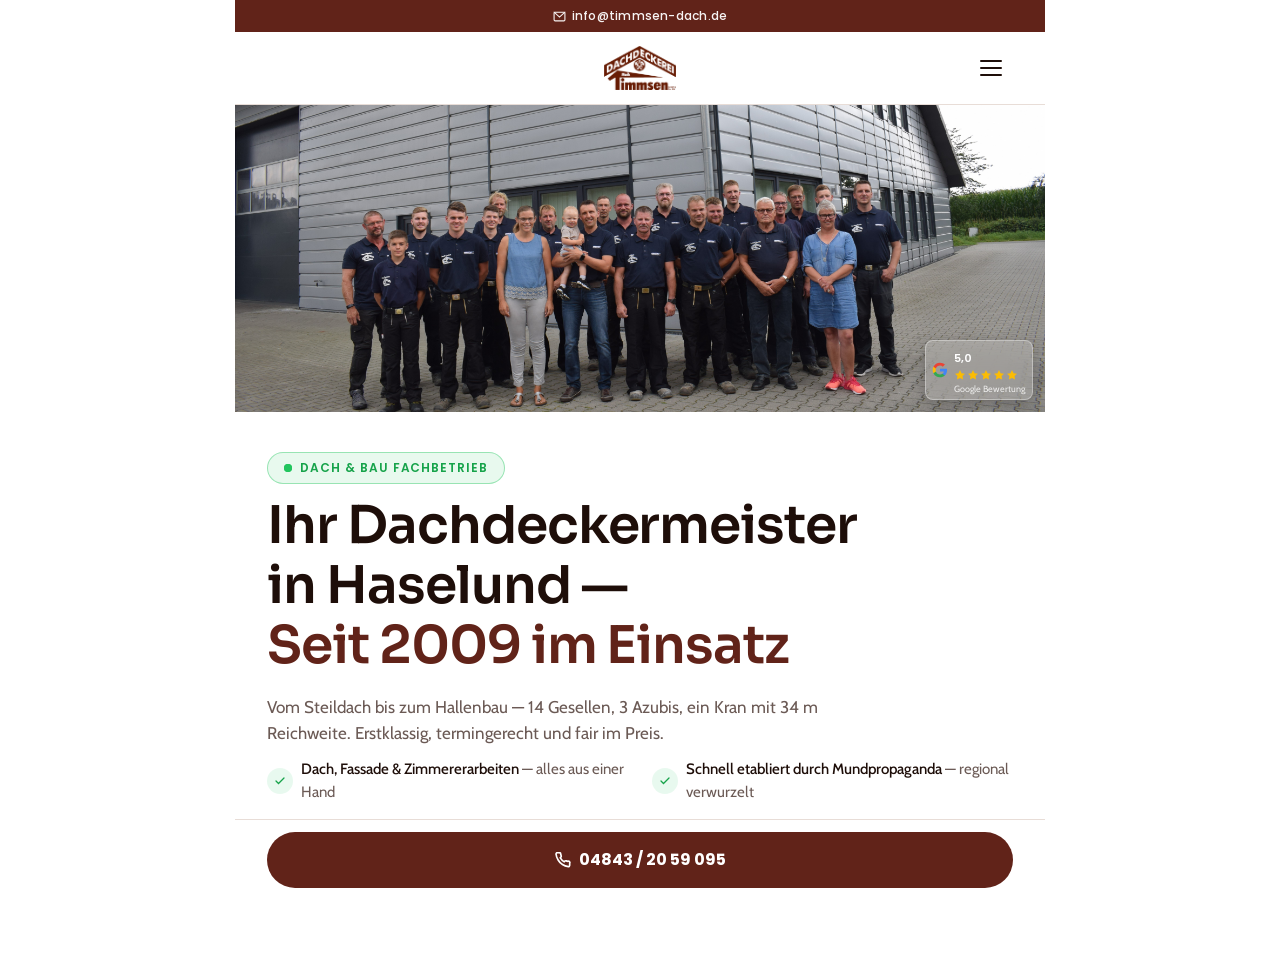
<file: index.html>
<!DOCTYPE html>
<html lang="de">
<head>
  <meta charset="UTF-8" />
  <meta name="viewport" content="width=device-width, initial-scale=1.0" />
  <meta name="description" content="Timmsen Dach – Ihr Fachbetrieb für Dachdeckerarbeiten in Schleswig-Holstein" />
  <title>Timmsen Dach | Dachdecker Fachbetrieb</title>

  <link rel="preconnect" href="https://fonts.googleapis.com">
  <link rel="preconnect" href="https://fonts.gstatic.com" crossorigin>
  <link href="https://fonts.googleapis.com/css2?family=Sora:wght@600;700&family=Cabin:wght@400;500;600&family=Poppins:wght@500;600&display=swap" rel="stylesheet">

  <style>
    /* ============================================================
       DESIGN TOKENS
    ============================================================ */
    :root {
      --color-brand:      #612319;
      --color-brand-hover:#4a1a10;
      --color-dark:       #1e0e09;
      --color-white:      #ffffff;
      --color-muted:      #6b5a55;
      --color-bg-light:   #faf6f2;
      --color-bg-accent:  #f5ece3;
      --color-border:     #e8ddd7;

      --font-display: 'Sora', sans-serif;
      --font-body:    'Cabin', sans-serif;
      --font-ui:      'Poppins', sans-serif;

      --space-1:4px;--space-2:8px;--space-3:12px;--space-4:16px;
      --space-5:20px;--space-6:24px;--space-8:32px;--space-10:40px;
      --space-12:48px;--space-16:64px;

      --radius-sm:4px;--radius-md:8px;--radius-lg:16px;
      --radius-xl:24px;--radius-full:9999px;

      --shadow-card:  0 2px 16px rgba(0,0,0,0.08);
      --shadow-hover: 0 8px 32px rgba(0,0,0,0.12);

      /* Nav height + sticky CTA height — used for scroll offsets */
      --topbar-height:    32px;
      --nav-height:       72px;
      --cta-height:       88px; /* sticky bar incl. padding */

      --transition-fast: 150ms ease-out;
      --transition-base: 250ms ease-out;
    }

    /* ============================================================
       RESET
    ============================================================ */
    *, *::before, *::after { box-sizing: border-box; margin: 0; padding: 0; }
    html { font-size: 16px; -webkit-font-smoothing: antialiased; background: #ffffff; }
    body {
      font-family: var(--font-body);
      color: var(--color-dark);
      background: #ffffff;
      line-height: 1.5;
      max-width: 810px;
      margin: 0 auto;
      position: relative;
      /* Reserve space so sticky CTA doesn't cover content */
      padding-bottom: calc(var(--cta-height) + env(safe-area-inset-bottom, 0px));
    }
    a { color: inherit; text-decoration: none; }
    img { display: block; max-width: 100%; }
    button { border: none; background: none; cursor: pointer; font-family: inherit; }

    /* ============================================================
       NAVIGATION — Light Theme
    ============================================================ */
    /* ── Topbar ── */
    .topbar {
      position: fixed;
      top: env(safe-area-inset-top, 0px);
      left: 50%;
      transform: translateX(-50%);
      width: 100%;
      max-width: 810px;
      height: var(--topbar-height);
      background: var(--color-brand);
      z-index: 101;
      display: flex;
      align-items: center;
      justify-content: center;
    }
    .topbar a {
      color: #ffffff;
      font-family: var(--font-ui);
      font-size: 12px;
      font-weight: 500;
      letter-spacing: 0.02em;
      display: flex;
      align-items: center;
      gap: 6px;
      text-decoration: none;
      opacity: 0.95;
    }
    .topbar a:hover { opacity: 1; text-decoration: none; }

    .nav {
      position: fixed;
      top: calc(var(--topbar-height) + env(safe-area-inset-top, 0px));
      left: 50%;
      transform: translateX(-50%);
      width: 100%;
      max-width: 810px;
      z-index: 100;
      background: #ffffff;
      border-bottom: 1px solid var(--color-border);
      padding: 0 var(--space-5) 0;
    }
    .nav__inner {
      display: flex;
      align-items: center;
      justify-content: center;
      position: relative;
      height: var(--nav-height);
    }

    /* Logo */
    .nav__logo {
      display: flex;
      align-items: center;
      text-decoration: none;
    }
    .nav__logo img {
      height: 48px;
      width: auto;
    }

    /* Hamburger — light bg → dark lines */
    .nav__burger {
      position: absolute;
      right: 0;
      width: 44px;
      height: 44px;
      display: flex;
      flex-direction: column;
      align-items: center;
      justify-content: center;
      gap: 5px;
      border-radius: var(--radius-md);
      transition: background var(--transition-fast);
      -webkit-tap-highlight-color: transparent;
      touch-action: manipulation;
    }
    .nav__burger:active { background: rgba(0,0,0,0.05); }
    .nav__burger-line {
      width: 22px;
      height: 2px;
      background: var(--color-dark); /* dark on light bg */
      border-radius: var(--radius-full);
      transition: transform var(--transition-base), opacity var(--transition-fast);
      transform-origin: center;
    }
    .nav__burger.is-open .nav__burger-line:nth-child(1) { transform: translateY(7px) rotate(45deg); }
    .nav__burger.is-open .nav__burger-line:nth-child(2) { opacity: 0; transform: scaleX(0); }
    .nav__burger.is-open .nav__burger-line:nth-child(3) { transform: translateY(-7px) rotate(-45deg); }

    /* ============================================================
       MOBILE MENU DRAWER
    ============================================================ */
    .nav__drawer {
      position: fixed;
      top: 0;
      left: 50%;
      transform: translateX(-50%);
      width: 100%;
      max-width: 810px;
      height: 100dvh;
      background: var(--color-dark);
      z-index: 99;
      display: flex;
      flex-direction: column;
      padding: calc(var(--nav-height) + env(safe-area-inset-top, 0px) + var(--space-8)) var(--space-6) var(--space-8);
      opacity: 0;
      pointer-events: none;
      transition: opacity var(--transition-base);
    }
    .nav__drawer.is-open { opacity: 1; pointer-events: all; }

    .nav__drawer-links {
      list-style: none;
      display: flex;
      flex-direction: column;
      gap: var(--space-1);
      flex: 1;
    }
    .nav__drawer-links a {
      display: block;
      padding: var(--space-4) 0;
      font-family: var(--font-display);
      font-size: 28px;
      font-weight: 600;
      color: rgba(255,255,255,0.8);
      border-bottom: 1px solid rgba(255,255,255,0.06);
      transition: color var(--transition-fast);
      -webkit-tap-highlight-color: transparent;
    }
    .nav__drawer-links a:active { color: var(--color-brand); }
    .nav__drawer-cta { margin-top: var(--space-8); }

    /* ============================================================
       HERO SECTION
    ============================================================ */
    .hero {
      padding-top: calc(var(--topbar-height) + var(--nav-height) + env(safe-area-inset-top, 0px));
      background: #ffffff;
    }

    /* ── 1. Hero Image — fullwidth, no radius, direct under nav ── */
    .hero__visual {
      position: relative;
      width: 100%;
      height: calc((100dvh - var(--topbar-height) - var(--nav-height) - var(--cta-height)) * 0.44);
      overflow: hidden;
      display: block;
      margin: 0;
    }
    .hero__visual img {
      width: 100%;
      height: 100%;
      object-fit: cover;
      object-position: center top;
      display: block;
    }

    /* Google review badge */
    .google-badge {
      position: absolute;
      bottom: var(--space-3);
      right: var(--space-3);
      background: rgba(255,255,255,0.18);
      backdrop-filter: blur(12px);
      -webkit-backdrop-filter: blur(12px);
      border: 1px solid rgba(255,255,255,0.35);
      border-radius: var(--radius-md);
      padding: 4px 7px 4px 6px;
      display: flex;
      align-items: center;
      gap: 6px;
      box-shadow: 0 4px 16px rgba(0,0,0,0.25);
    }
    .google-badge__logo {
      width: 16px;
      height: 16px;
      flex-shrink: 0;
    }
    .google-badge__stars {
      display: flex;
      gap: 1px;
      color: #fbbc04;
    }
    .google-badge__stars svg {
      width: 12px;
      height: 12px;
    }
    .google-badge__text {
      font-family: var(--font-ui);
      font-size: 11px;
      font-weight: 600;
      color: #ffffff;
      line-height: 1;
    }
    .google-badge__sub {
      font-size: 9px;
      font-weight: 400;
      color: rgba(255,255,255,0.8);
      display: block;
      margin-top: 1px;
    }

    /* ── 2. Text Content ── */
    .hero__content {
      padding: var(--space-4) var(--space-5) var(--space-4);
    }

    /* Badge */
    .badge {
      display: inline-flex;
      align-items: center;
      gap: var(--space-2);
      background: rgba(34,197,94,0.1);
      border: 1px solid rgba(34,197,94,0.4);
      color: #16a34a;
      font-family: var(--font-ui);
      font-size: 10px;
      font-weight: 600;
      letter-spacing: 0.08em;
      text-transform: uppercase;
      padding: 4px var(--space-2);
      border-radius: var(--radius-full);
      margin-bottom: var(--space-3);
    }
    .badge__dot {
      position: relative;
      width: 8px; height: 8px;
      flex-shrink: 0;
    }
    .badge__dot::before,
    .badge__dot::after {
      content: '';
      position: absolute;
      inset: 0;
      border-radius: 50%;
      background: #22c55e;
    }
    .badge__dot::after {
      animation: pulse-ring 1.8s ease-out infinite;
    }
    @media (prefers-reduced-motion: reduce) {
      .badge__dot::after { animation: none; }
    }

    /* H1 */
    .hero__title {
      font-family: var(--font-display);
      font-size: 28px;
      font-weight: 600;
      line-height: 1.15;
      letter-spacing: -0.02em;
      color: var(--color-dark);
      margin-bottom: var(--space-2);
    }
    .hero__title em {
      font-style: normal;
      color: var(--color-brand);
    }

    /* Subtext */
    .hero__sub {
      font-size: 15px;
      color: var(--color-muted);
      line-height: 1.5;
      margin-bottom: var(--space-3);
    }

    /* Features */
    .hero__features {
      list-style: none;
      display: flex;
      flex-direction: column;
      gap: var(--space-2);
    }
    .hero__feature {
      display: flex;
      align-items: center;
      gap: var(--space-2);
    }
    .hero__feature-icon {
      width: 22px;
      height: 22px;
      background: rgba(34,197,94,0.1);
      border-radius: var(--radius-full);
      display: flex;
      align-items: center;
      justify-content: center;
      flex-shrink: 0;
      color: #16a34a;
    }
    .hero__feature-text {
      font-size: 14px;
      font-weight: 500;
      color: var(--color-dark);
    }
    .hero__feature-text span {
      color: var(--color-muted);
      font-weight: 400;
    }

    /* ============================================================
       STICKY CTA BAR — fixed bottom
    ============================================================ */
    .cta-bar {
      position: fixed;
      bottom: 0;
      left: 50%;
      transform: translateX(-50%);
      width: 100%;
      max-width: 810px;
      z-index: 100;
      background: var(--color-white);
      border-top: 1px solid var(--color-border);
      padding: var(--space-3) var(--space-5) calc(var(--space-3) + env(safe-area-inset-bottom, 0px));
      display: flex;
      gap: var(--space-3);
    }

    /* Primary button */
    .btn-primary {
      display: flex;
      align-items: center;
      justify-content: center;
      gap: var(--space-2);
      flex: 1;
      height: 52px;
      background: var(--color-brand);
      color: var(--color-white);
      font-family: var(--font-ui);
      font-size: 18px;
      font-weight: 700;
      border-radius: var(--radius-full);
      border: none;
      cursor: pointer;
      transition: background var(--transition-fast), transform var(--transition-fast);
      -webkit-tap-highlight-color: transparent;
      touch-action: manipulation;
      text-decoration: none;
    }
    .btn-primary:active {
      background: var(--color-brand-hover);
      transform: scale(0.98);
    }
    .btn-primary__arrow { transition: transform var(--transition-fast); }
    .btn-primary:active .btn-primary__arrow { transform: translateX(3px); }

    @keyframes pulse-ring {
      0%   { transform: scale(1); opacity: 0.7; }
      100% { transform: scale(2.6); opacity: 0; }
    }

    /* Secondary button */
    .btn-secondary {
      display: flex;
      align-items: center;
      justify-content: center;
      flex: 1;
      height: 52px;
      background: transparent;
      color: var(--color-dark);
      font-family: var(--font-ui);
      font-size: 14px;
      font-weight: 500;
      border-radius: var(--radius-full);
      border: 1.5px solid var(--color-border);
      cursor: pointer;
      transition: border-color var(--transition-fast), color var(--transition-fast);
      -webkit-tap-highlight-color: transparent;
      touch-action: manipulation;
      text-decoration: none;
    }
    .btn-secondary:active {
      border-color: var(--color-brand);
      color: var(--color-brand);
    }

    /* ============================================================
       TABLET ≥ 600px
    ============================================================ */
    @media (min-width: 600px) {
      :root { --nav-height: 72px; --cta-height: 96px; }

      .nav { padding-left: var(--space-8); padding-right: var(--space-8); }
      .nav__logo img { height: 44px; }

      .nav__drawer-links a { font-size: 36px; }
      .nav__drawer { padding-left: var(--space-10); padding-right: var(--space-10); }

      .hero__visual { height: calc((100dvh - var(--topbar-height) - var(--nav-height) - var(--cta-height)) * 0.44); }

      .hero__content { padding: var(--space-10) var(--space-8) var(--space-8); }

      .badge { font-size: 12px; padding: 6px var(--space-4); }

      .hero__title { font-size: 52px; margin-bottom: var(--space-5); }
      .hero__sub    { font-size: 17px; max-width: 560px; }

      .hero__features {
        display: grid;
        grid-template-columns: 1fr 1fr;
        gap: var(--space-4) var(--space-6);
      }
      .hero__feature-icon { width: 26px; height: 26px; }
      .hero__feature-text { font-size: 15px; }

      .cta-bar { padding-left: var(--space-8); padding-right: var(--space-8); gap: var(--space-4); }
      .btn-primary  { height: 56px; font-size: 16px; }
      .btn-secondary { height: 56px; font-size: 15px; }
    }

    /* ============================================================
       prefers-reduced-motion
    ============================================================ */
    @media (prefers-reduced-motion: reduce) {
      *, *::before, *::after {
        animation-duration: 0.01ms !important;
        transition-duration: 0.01ms !important;
      }
    }
  </style>
</head>
<body>

  <!-- =============================================
       NAVIGATION — Light
  ============================================== -->
  <div class="topbar" role="complementary">
    <a href="mailto:info@timmsen-dach.de" aria-label="E-Mail senden">
      <svg width="13" height="13" viewBox="0 0 24 24" fill="none" stroke="currentColor" stroke-width="2" stroke-linecap="round" aria-hidden="true">
        <rect x="2" y="4" width="20" height="16" rx="2"/><polyline points="2,4 12,13 22,4"/>
      </svg>
      info@timmsen-dach.de
    </a>
  </div>

  <nav class="nav" role="navigation" aria-label="Hauptnavigation">
    <div class="nav__inner">

      <a href="/" class="nav__logo" aria-label="Dachdeckerei Maik Timmsen — Startseite">
        <img
          src="assets/images/TimmsenLogo.png"
          alt="Dachdeckerei Maik Timmsen"
          height="36"
        />
      </a>

      <button
        class="nav__burger"
        id="navBurger"
        aria-label="Menü öffnen"
        aria-expanded="false"
        aria-controls="navDrawer"
        onclick="toggleMenu()"
      >
        <span class="nav__burger-line"></span>
        <span class="nav__burger-line"></span>
        <span class="nav__burger-line"></span>
      </button>

    </div>
  </nav>

  <!-- Drawer -->
  <div class="nav__drawer" id="navDrawer" role="dialog" aria-modal="true" aria-label="Navigation" aria-hidden="true">
    <ul class="nav__drawer-links">
      <li><a href="pages/leistungen.html" onclick="toggleMenu()">Leistungen</a></li>
      <li><a href="pages/referenzen.html" onclick="toggleMenu()">Referenzen</a></li>
      <li><a href="pages/ueber-uns.html"  onclick="toggleMenu()">Über uns</a></li>
      <li><a href="pages/kontakt.html"    onclick="toggleMenu()">Kontakt</a></li>
    </ul>
    <div class="nav__drawer-cta">
      <a href="pages/kontakt.html" class="btn-primary" onclick="toggleMenu()">
        Jetzt kostenlos anfragen
        <svg class="btn-primary__arrow" width="16" height="16" viewBox="0 0 24 24" fill="none" stroke="currentColor" stroke-width="2.5" aria-hidden="true"><line x1="5" y1="12" x2="19" y2="12"/><polyline points="12,5 19,12 12,19"/></svg>
      </a>
    </div>
  </div>

  <!-- =============================================
       HERO
  ============================================== -->
  <main id="main-content">
    <section class="hero" aria-labelledby="hero-headline">

      <!-- 1. Hero Image — fullwidth, kein Radius, direkt unter Nav -->
      <figure class="hero__visual" aria-label="Das Team der Dachdeckerei Maik Timmsen">
        <img
          src="assets/images/mannschaft.jpg"
          alt="Das Team der Dachdeckerei Maik Timmsen"
          width="810"
          height="608"
          loading="eager"
          fetchpriority="high"
        />
        <div class="google-badge" aria-label="Google Bewertung: 5 Sterne">
          <!-- Google G Logo -->
          <svg class="google-badge__logo" viewBox="0 0 24 24" xmlns="http://www.w3.org/2000/svg">
            <path d="M22.56 12.25c0-.78-.07-1.53-.2-2.25H12v4.26h5.92c-.26 1.37-1.04 2.53-2.21 3.31v2.77h3.57c2.08-1.92 3.28-4.74 3.28-8.09z" fill="#4285F4"/>
            <path d="M12 23c2.97 0 5.46-.98 7.28-2.66l-3.57-2.77c-.98.66-2.23 1.06-3.71 1.06-2.86 0-5.29-1.93-6.16-4.53H2.18v2.84C3.99 20.53 7.7 23 12 23z" fill="#34A853"/>
            <path d="M5.84 14.09c-.22-.66-.35-1.36-.35-2.09s.13-1.43.35-2.09V7.07H2.18C1.43 8.55 1 10.22 1 12s.43 3.45 1.18 4.93l3.66-2.84z" fill="#FBBC05"/>
            <path d="M12 5.38c1.62 0 3.06.56 4.21 1.64l3.15-3.15C17.45 2.09 14.97 1 12 1 7.7 1 3.99 3.47 2.18 7.07l3.66 2.84c.87-2.6 3.3-4.53 6.16-4.53z" fill="#EA4335"/>
          </svg>
          <div>
            <span class="google-badge__text">
              5,0
              <div class="google-badge__stars" aria-hidden="true">
                <svg viewBox="0 0 24 24" fill="currentColor"><path d="M12 2l3.09 6.26L22 9.27l-5 4.87 1.18 6.88L12 17.77l-6.18 3.25L7 14.14 2 9.27l6.91-1.01L12 2z"/></svg>
                <svg viewBox="0 0 24 24" fill="currentColor"><path d="M12 2l3.09 6.26L22 9.27l-5 4.87 1.18 6.88L12 17.77l-6.18 3.25L7 14.14 2 9.27l6.91-1.01L12 2z"/></svg>
                <svg viewBox="0 0 24 24" fill="currentColor"><path d="M12 2l3.09 6.26L22 9.27l-5 4.87 1.18 6.88L12 17.77l-6.18 3.25L7 14.14 2 9.27l6.91-1.01L12 2z"/></svg>
                <svg viewBox="0 0 24 24" fill="currentColor"><path d="M12 2l3.09 6.26L22 9.27l-5 4.87 1.18 6.88L12 17.77l-6.18 3.25L7 14.14 2 9.27l6.91-1.01L12 2z"/></svg>
                <svg viewBox="0 0 24 24" fill="currentColor"><path d="M12 2l3.09 6.26L22 9.27l-5 4.87 1.18 6.88L12 17.77l-6.18 3.25L7 14.14 2 9.27l6.91-1.01L12 2z"/></svg>
              </div>
            </span>
            <span class="google-badge__sub">Google Bewertung</span>
          </div>
        </div>
      </figure>

      <!-- 2. Text Content -->
      <div class="hero__content">

        <div class="badge" aria-label="Dach & Bau Fachbetrieb">
          <span class="badge__dot" aria-hidden="true"></span>
          Dach &amp; Bau Fachbetrieb
        </div>

        <h1 class="hero__title" id="hero-headline">
          Ihr Dachdeckermeister<br>
          in Haselund —<br>
          <em>Seit 2009 im Einsatz</em>
        </h1>

        <p class="hero__sub">
          Vom Steildach bis zum Hallenbau — 14 Gesellen, 3 Azubis, ein Kran mit 34&nbsp;m Reichweite. Erstklassig, termingerecht und fair im Preis.
        </p>

        <ul class="hero__features" aria-label="Unsere Leistungsmerkmale">
          <li class="hero__feature">
            <div class="hero__feature-icon" aria-hidden="true">
              <svg width="12" height="12" viewBox="0 0 24 24" fill="none" stroke="currentColor" stroke-width="2.5" stroke-linecap="round"><polyline points="20,6 9,17 4,12"/></svg>
            </div>
            <span class="hero__feature-text">
              Dach, Fassade &amp; Zimmererarbeiten
              <span> — alles aus einer Hand</span>
            </span>
          </li>
          <li class="hero__feature">
            <div class="hero__feature-icon" aria-hidden="true">
              <svg width="12" height="12" viewBox="0 0 24 24" fill="none" stroke="currentColor" stroke-width="2.5" stroke-linecap="round"><polyline points="20,6 9,17 4,12"/></svg>
            </div>
            <span class="hero__feature-text">
              Schnell etabliert durch Mundpropaganda
              <span> — regional verwurzelt</span>
            </span>
          </li>
          <li class="hero__feature">
            <div class="hero__feature-icon" aria-hidden="true">
              <svg width="12" height="12" viewBox="0 0 24 24" fill="none" stroke="currentColor" stroke-width="2.5" stroke-linecap="round"><polyline points="20,6 9,17 4,12"/></svg>
            </div>
            <span class="hero__feature-text">
              Sturmschäden &amp; Notfälle
              <span> — wir reagieren schnell</span>
            </span>
          </li>
        </ul>

      </div>
    </section>
  </main>

  <!-- =============================================
       STICKY CTA BAR — fixed bottom
  ============================================== -->
  <div class="cta-bar" role="complementary" aria-label="Kontakt-Aktionen">
    <a
      href="tel:+4948432059095"
      class="btn-primary"
      aria-label="Jetzt anrufen: 04843 20 59 095"
    >
      <svg width="16" height="16" viewBox="0 0 24 24" fill="none" stroke="currentColor" stroke-width="2.5" aria-hidden="true">
        <path d="M22 16.92v3a2 2 0 0 1-2.18 2 19.79 19.79 0 0 1-8.63-3.07A19.5 19.5 0 0 1 4.69 12 19.79 19.79 0 0 1 1.57 3.4 2 2 0 0 1 3.54 1h3a2 2 0 0 1 2 1.72c.127.96.361 1.903.7 2.81a2 2 0 0 1-.45 2.11L7.91 8.7a16 16 0 0 0 5.9 5.9l.87-.87a2 2 0 0 1 2.11-.45c.907.339 1.85.573 2.81.7A2 2 0 0 1 22 16.92z"/>
      </svg>
      04843 / 20 59 095
    </a>
  </div>

  <!-- =============================================
       JAVASCRIPT
  ============================================== -->
  <script>
    const burger = document.getElementById('navBurger');
    const drawer = document.getElementById('navDrawer');
    let menuOpen = false;

    function toggleMenu() {
      menuOpen = !menuOpen;
      burger.classList.toggle('is-open', menuOpen);
      drawer.classList.toggle('is-open', menuOpen);
      burger.setAttribute('aria-expanded', menuOpen);
      drawer.setAttribute('aria-hidden', !menuOpen);
      document.body.style.overflow = menuOpen ? 'hidden' : '';
    }

    document.addEventListener('keydown', (e) => {
      if (e.key === 'Escape' && menuOpen) toggleMenu();
    });
  </script>

</body>
</html>
</file>
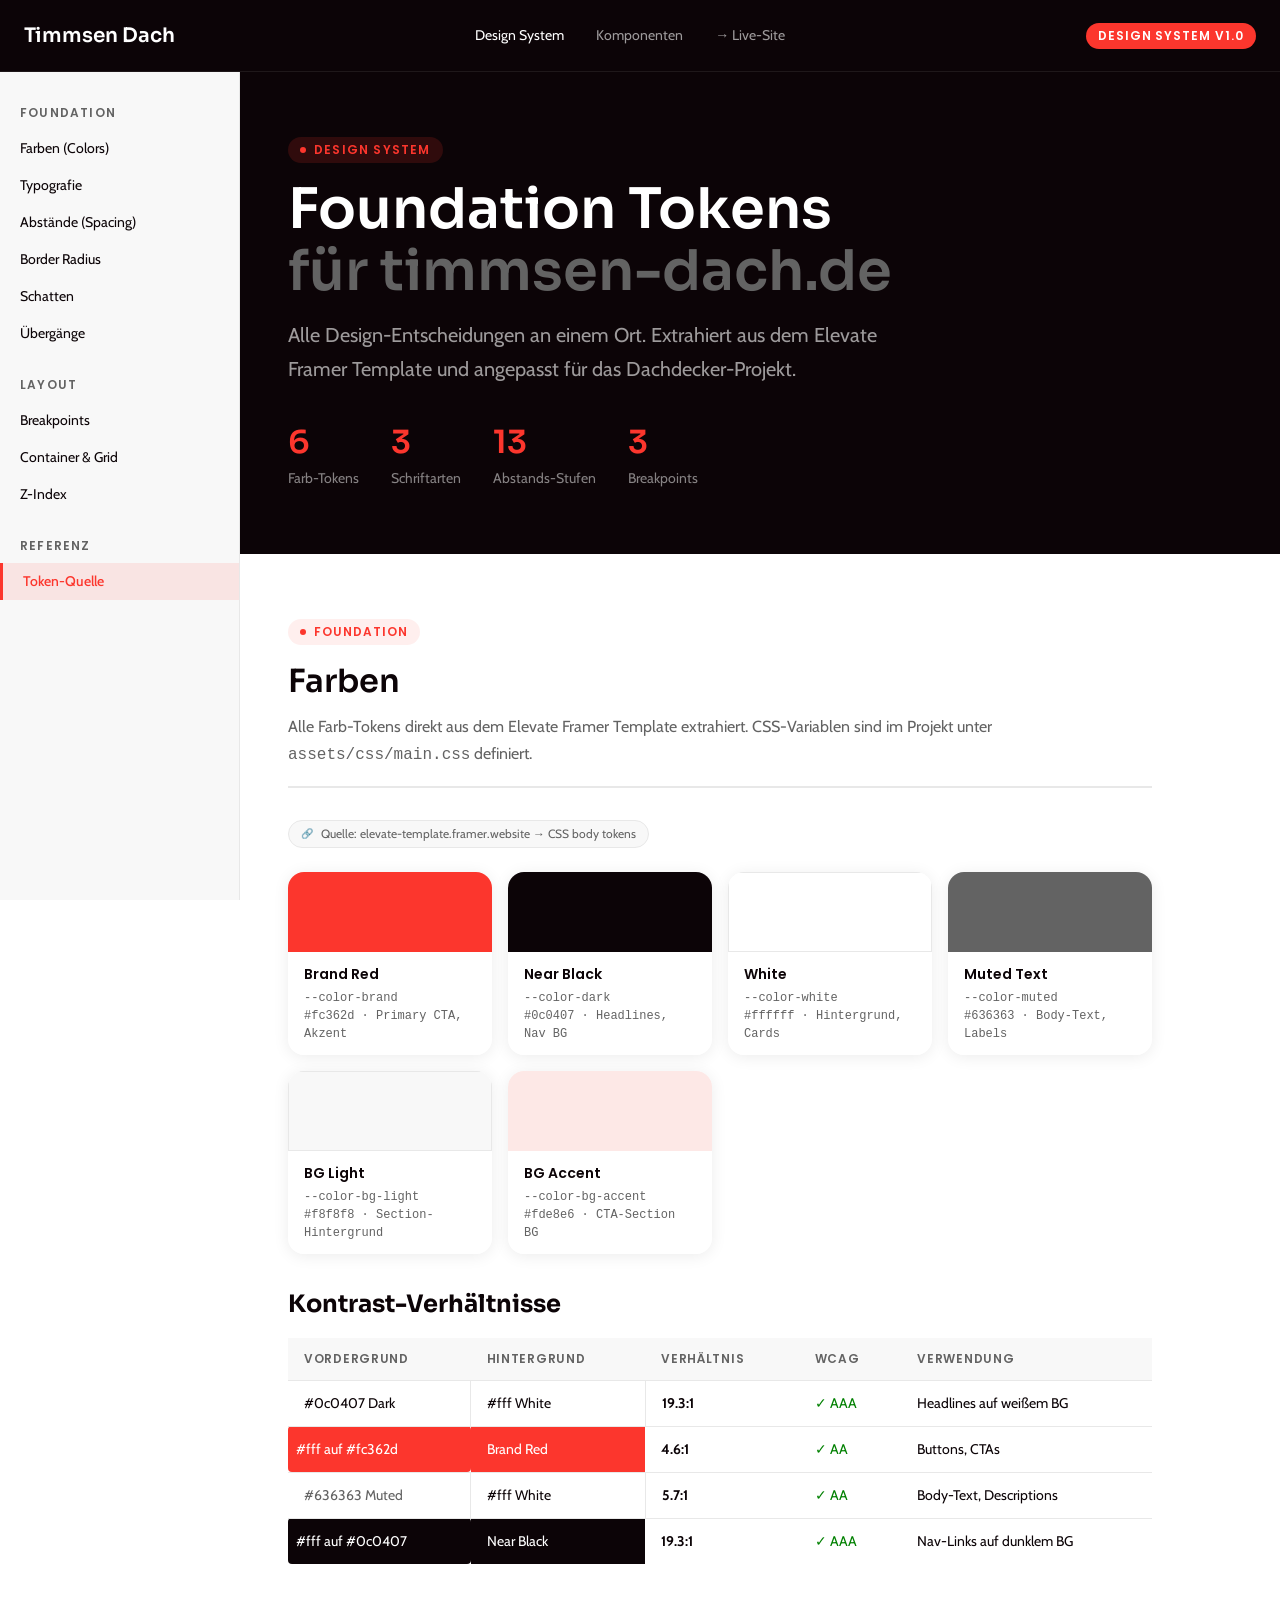
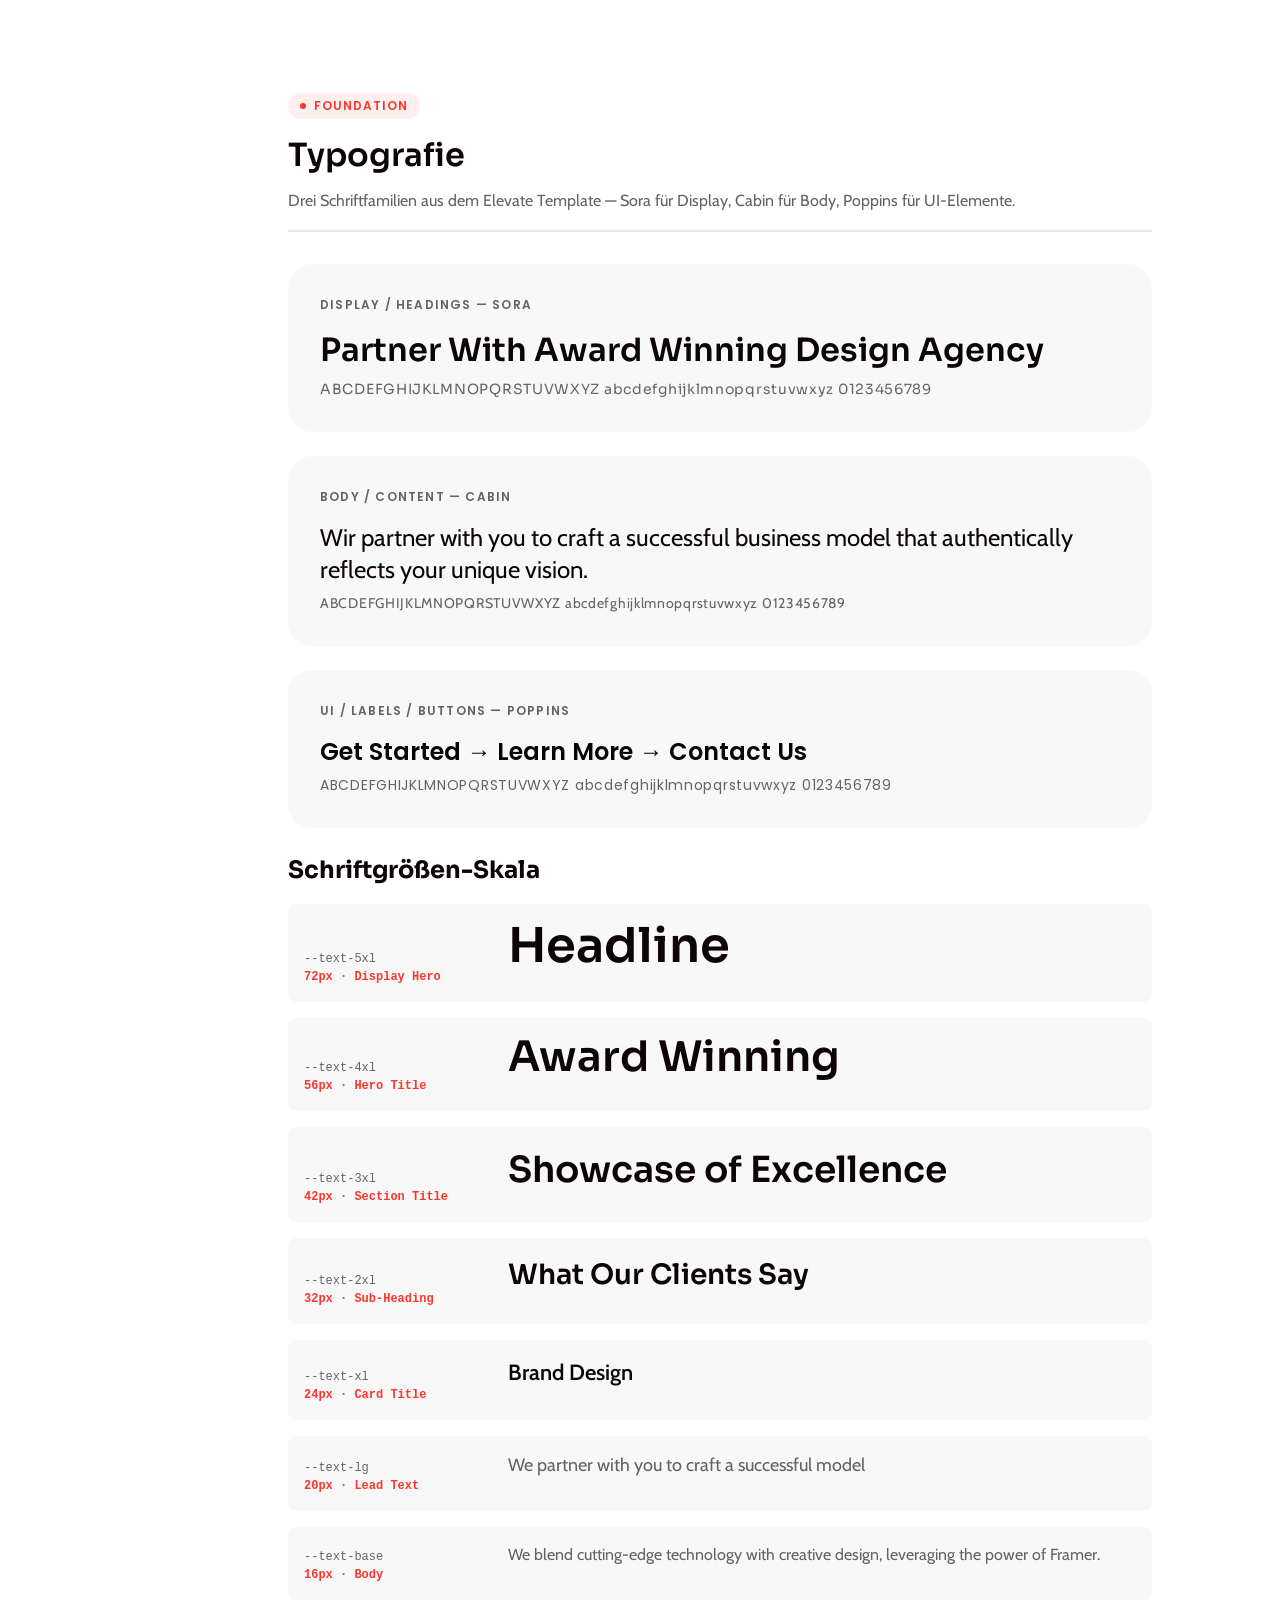
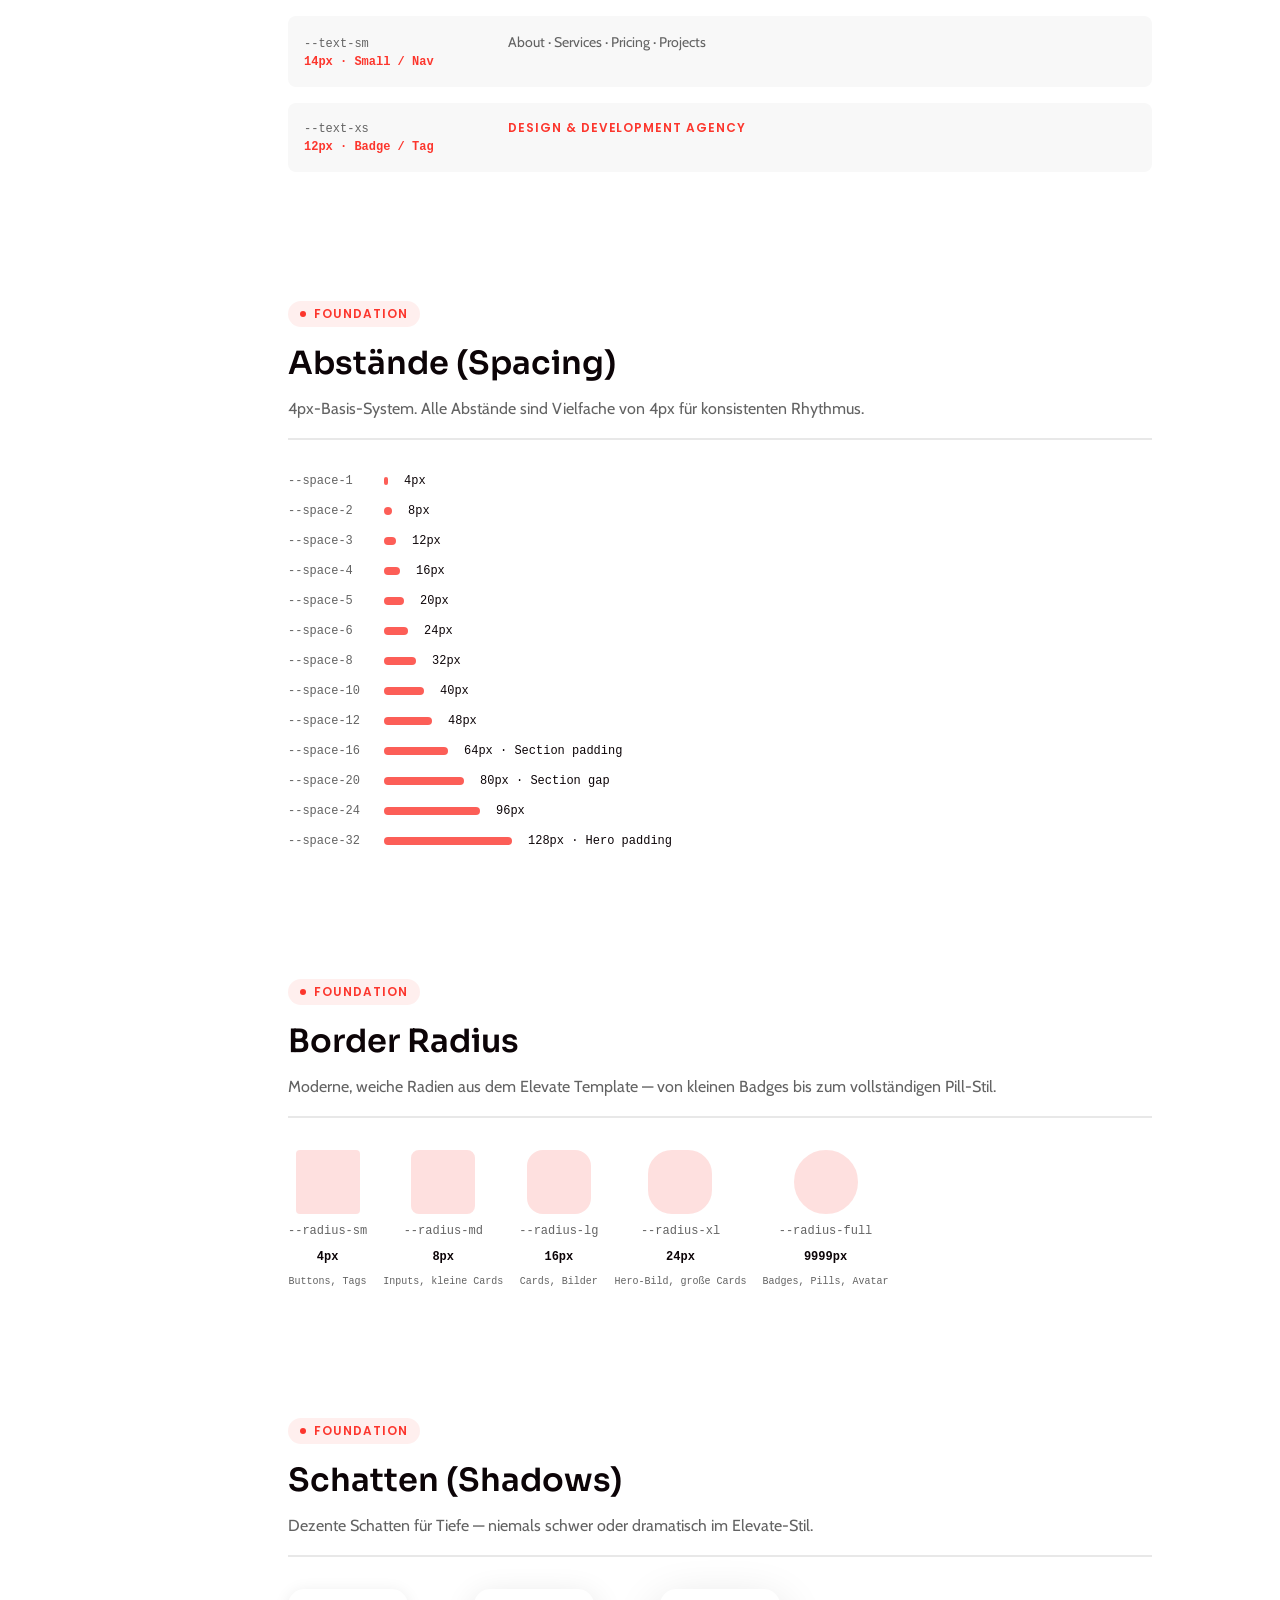
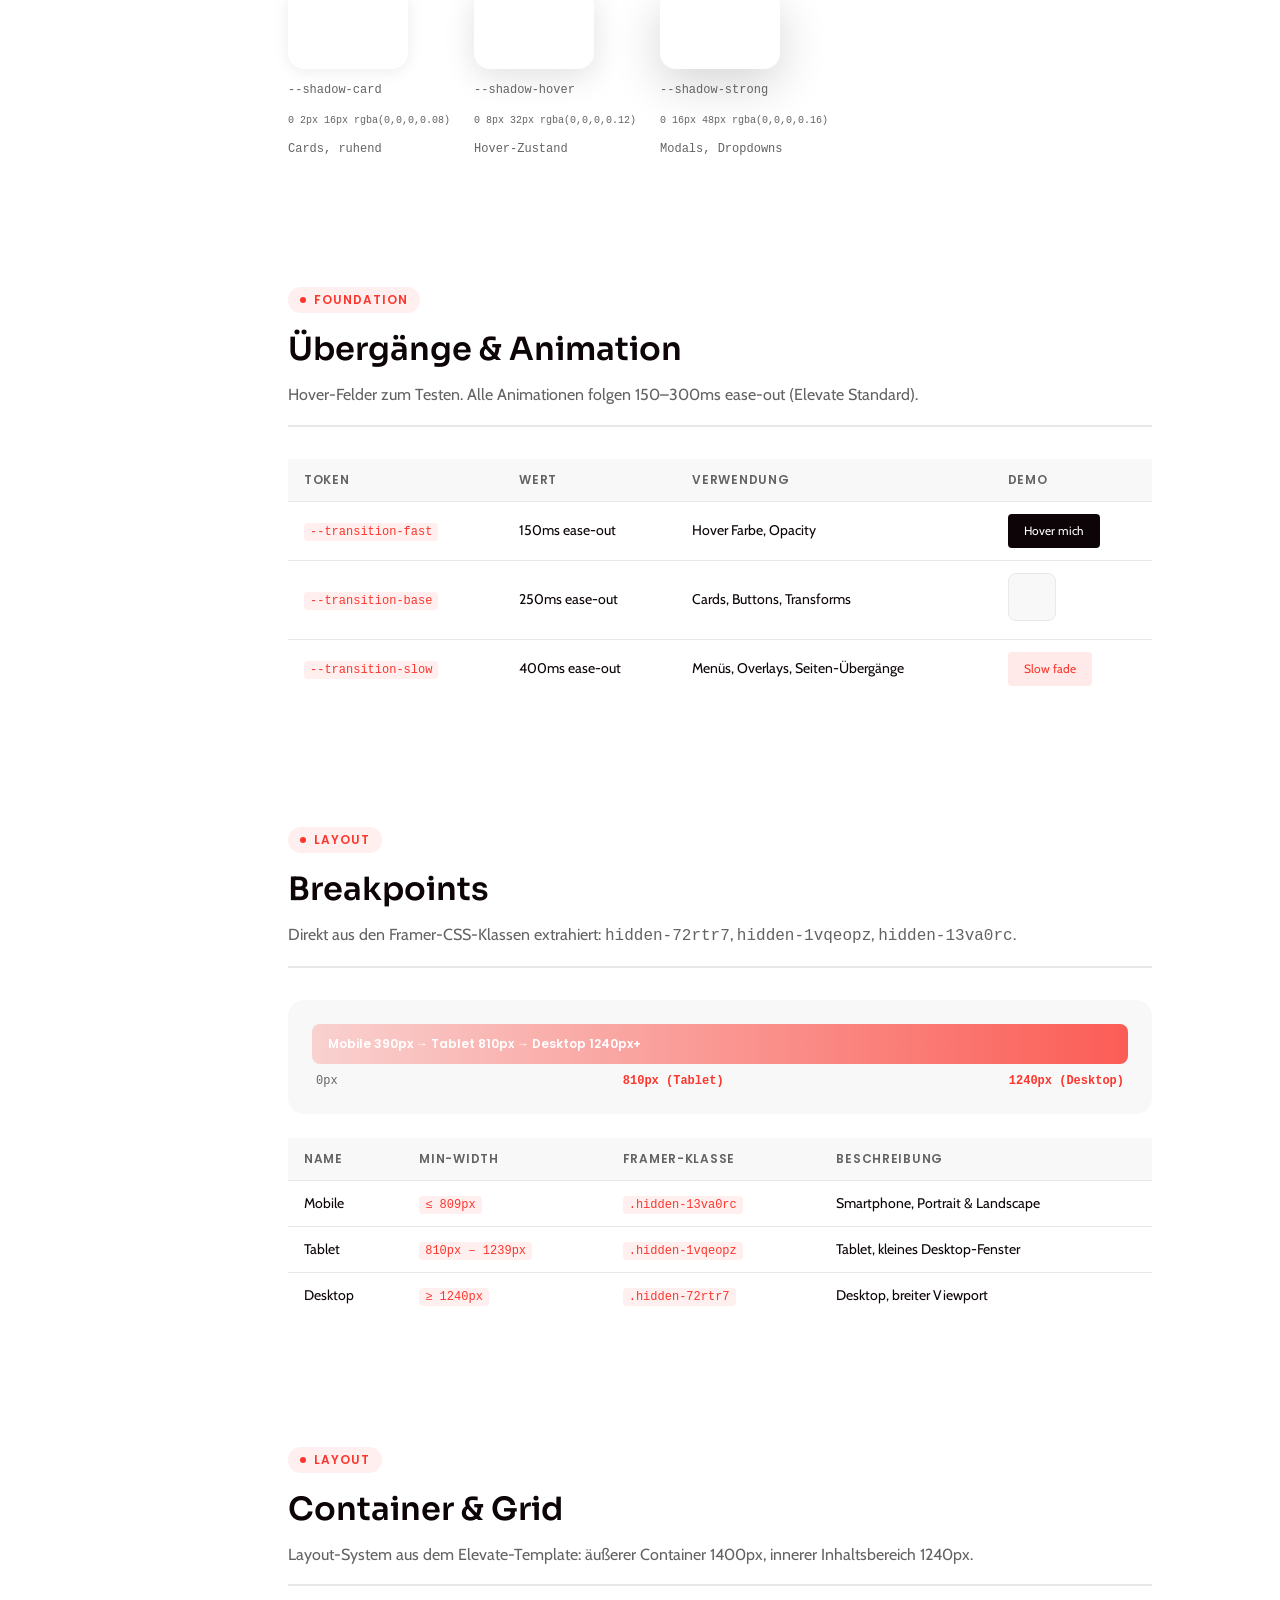
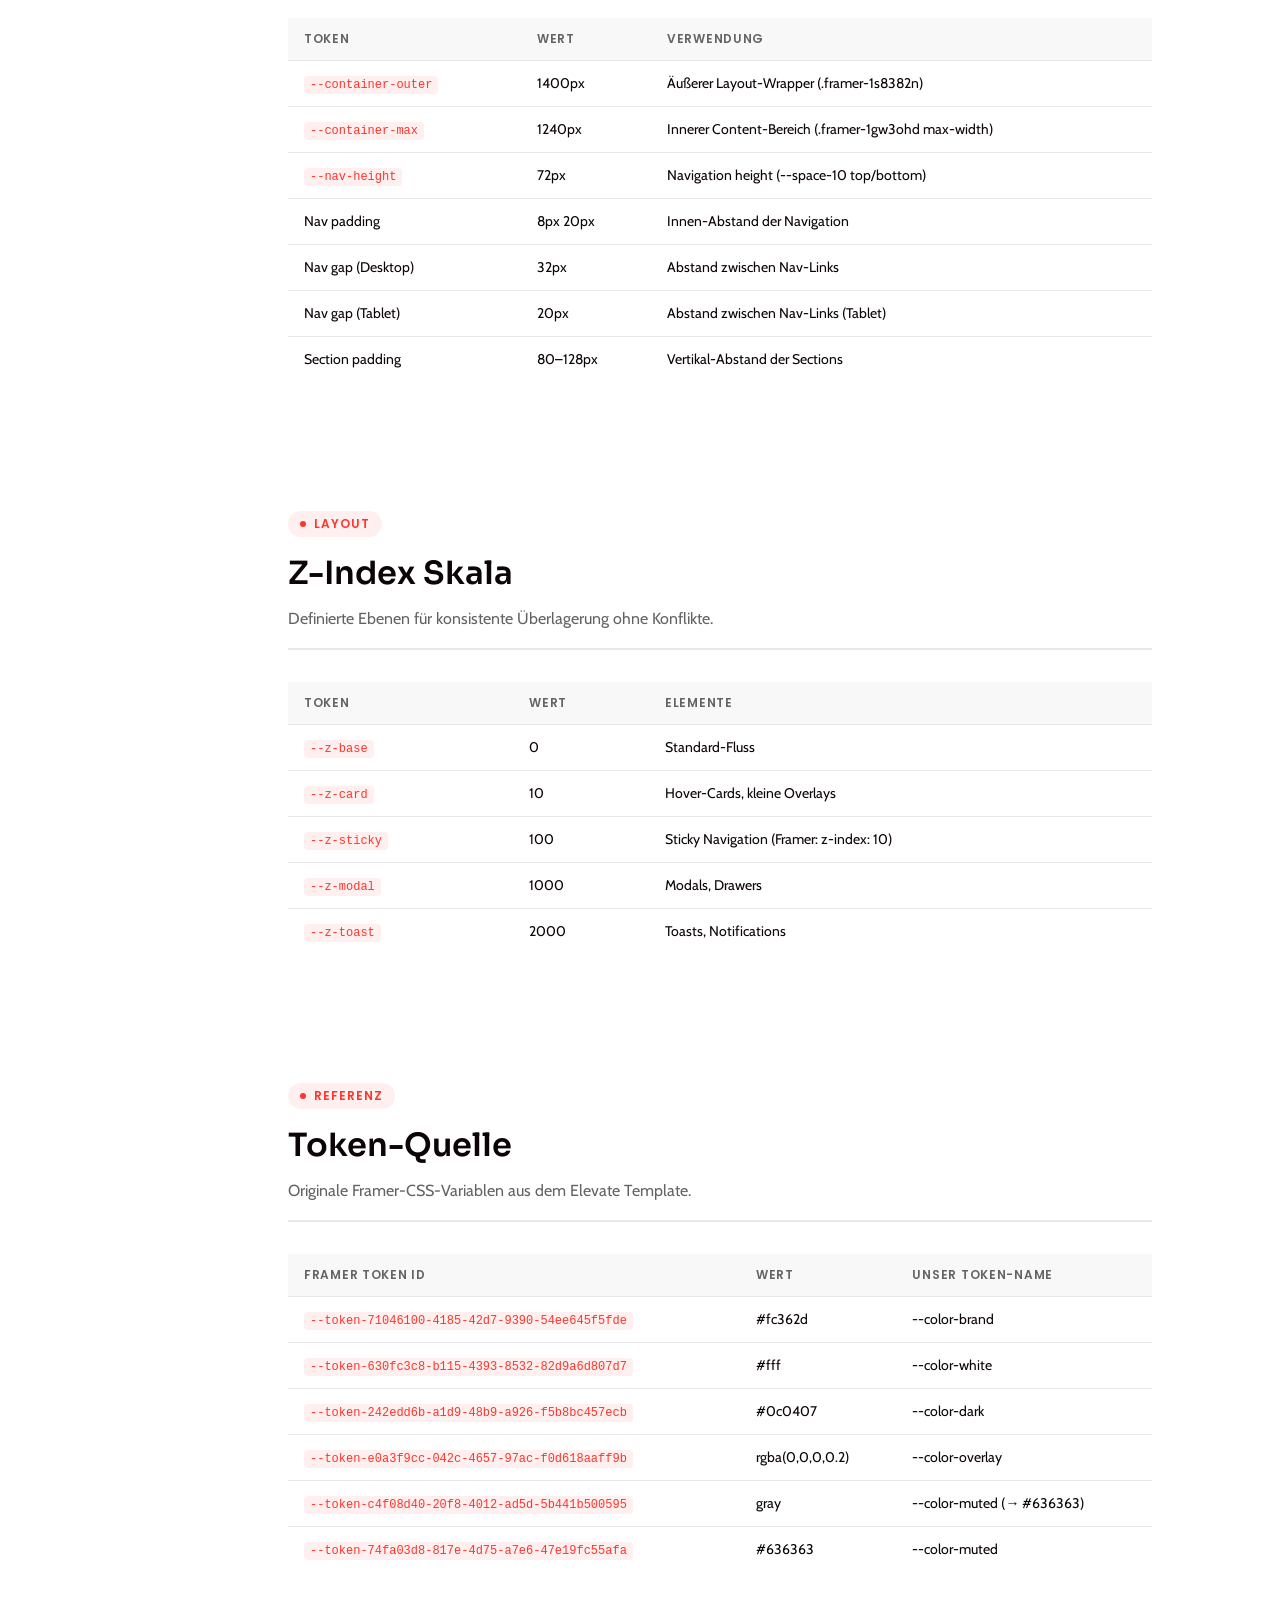
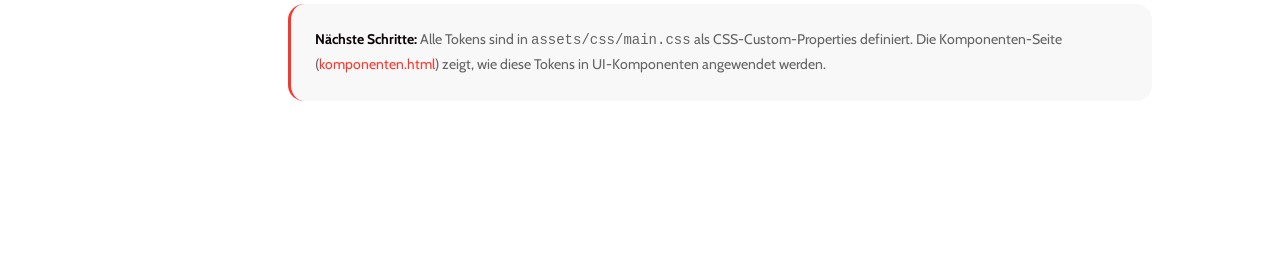
<file: docs/design-system.html>
<!DOCTYPE html>
<html lang="de">
<head>
  <meta charset="UTF-8" />
  <meta name="viewport" content="width=device-width, initial-scale=1.0" />
  <title>Design System | Timmsen Dach</title>
  <link rel="preconnect" href="https://fonts.googleapis.com">
  <link rel="preconnect" href="https://fonts.gstatic.com" crossorigin>
  <link href="https://fonts.googleapis.com/css2?family=Sora:wght@400;600;700&family=Cabin:wght@400;500;600&family=Poppins:wght@500;600;700&display=swap" rel="stylesheet">
  <style>
    /* ============================================
       DESIGN SYSTEM — Extrahiert von Elevate Template
       Angepasst für: timmsen-dach.de
       Quelle: elevate-template.framer.website
    ============================================ */

    /* --- DESIGN TOKENS --- */
    :root {
      /* Colors */
      --color-brand:        #fc362d;   /* Primär-Rot  (Elevate: --token-71046100) */
      --color-dark:         #0c0407;   /* Near-Black   (Elevate: --token-242edd6b) */
      --color-white:        #ffffff;   /* Weiß         (Elevate: --token-630fc3c8) */
      --color-muted:        #636363;   /* Muted-Text   (Elevate: --token-74fa03d8) */
      --color-overlay:      rgba(0,0,0,0.2); /* Overlay (Elevate: --token-e0a3f9cc) */
      --color-bg-light:     #f8f8f8;   /* Helles BG */
      --color-bg-accent:    #fde8e6;   /* Akzent-Hintergrund (CTA-Section) */
      --color-border:       #e8e8e8;   /* Border */

      /* Typography */
      --font-display:   'Sora', sans-serif;
      --font-body:      'Cabin', sans-serif;
      --font-ui:        'Poppins', sans-serif;

      /* Font Sizes */
      --text-xs:   12px;
      --text-sm:   14px;
      --text-base: 16px;
      --text-md:   18px;
      --text-lg:   20px;
      --text-xl:   24px;
      --text-2xl:  32px;
      --text-3xl:  42px;
      --text-4xl:  56px;
      --text-5xl:  72px;

      /* Font Weights */
      --weight-regular:   400;
      --weight-medium:    500;
      --weight-semibold:  600;
      --weight-bold:      700;

      /* Line Heights */
      --leading-tight:    1.1;
      --leading-snug:     1.3;
      --leading-normal:   1.5;
      --leading-relaxed:  1.7;

      /* Spacing Scale (4pt base) */
      --space-1:   4px;
      --space-2:   8px;
      --space-3:   12px;
      --space-4:   16px;
      --space-5:   20px;
      --space-6:   24px;
      --space-8:   32px;
      --space-10:  40px;
      --space-12:  48px;
      --space-16:  64px;
      --space-20:  80px;
      --space-24:  96px;
      --space-32:  128px;

      /* Border Radius */
      --radius-sm:   4px;
      --radius-md:   8px;
      --radius-lg:   16px;
      --radius-xl:   24px;
      --radius-full: 9999px;

      /* Shadows */
      --shadow-card:    0 2px 16px rgba(0,0,0,0.08);
      --shadow-hover:   0 8px 32px rgba(0,0,0,0.12);
      --shadow-strong:  0 16px 48px rgba(0,0,0,0.16);

      /* Layout */
      --container-max:   1240px;
      --container-outer: 1400px;
      --nav-height:      72px;

      /* Breakpoints (read-only reference) */
      --bp-mobile:  390px;
      --bp-tablet:  810px;
      --bp-desktop: 1240px;

      /* Transitions */
      --transition-fast:   150ms ease-out;
      --transition-base:   250ms ease-out;
      --transition-slow:   400ms ease-out;

      /* Z-Index Scale */
      --z-base:    0;
      --z-card:    10;
      --z-sticky:  100;
      --z-modal:   1000;
      --z-toast:   2000;
    }

    /* --- BASE RESET --- */
    *, *::before, *::after { box-sizing: border-box; margin: 0; padding: 0; }
    html { font-size: 16px; -webkit-font-smoothing: antialiased; }
    body {
      font-family: var(--font-body);
      color: var(--color-dark);
      background: var(--color-white);
      line-height: var(--leading-normal);
    }
    a { color: var(--color-brand); text-decoration: none; }

    /* --- DS PAGE LAYOUT --- */
    .ds-nav {
      position: sticky; top: 0; z-index: var(--z-sticky);
      background: var(--color-dark); padding: 0 var(--space-6);
      display: flex; align-items: center; justify-content: space-between;
      height: var(--nav-height); border-bottom: 1px solid rgba(255,255,255,0.08);
    }
    .ds-nav__logo { font-family: var(--font-display); font-size: var(--text-lg); font-weight: var(--weight-semibold); color: var(--color-white); }
    .ds-nav__badge { background: var(--color-brand); color: var(--color-white); font-family: var(--font-ui); font-size: var(--text-xs); font-weight: var(--weight-semibold); letter-spacing: 0.08em; text-transform: uppercase; padding: var(--space-1) var(--space-3); border-radius: var(--radius-full); }
    .ds-nav__links { display: flex; gap: var(--space-8); }
    .ds-nav__links a { color: rgba(255,255,255,0.6); font-size: var(--text-sm); transition: color var(--transition-fast); }
    .ds-nav__links a:hover { color: var(--color-white); }

    .ds-sidebar {
      position: fixed; top: var(--nav-height); left: 0; bottom: 0; width: 240px;
      background: var(--color-bg-light); border-right: 1px solid var(--color-border);
      overflow-y: auto; padding: var(--space-8) 0;
    }
    .ds-sidebar__section { margin-bottom: var(--space-6); }
    .ds-sidebar__label {
      font-family: var(--font-ui); font-size: var(--text-xs); font-weight: var(--weight-semibold);
      text-transform: uppercase; letter-spacing: 0.1em; color: var(--color-muted);
      padding: 0 var(--space-5) var(--space-2);
    }
    .ds-sidebar__link {
      display: block; padding: var(--space-2) var(--space-5); font-size: var(--text-sm);
      color: var(--color-dark); transition: background var(--transition-fast), color var(--transition-fast);
    }
    .ds-sidebar__link:hover { background: rgba(252,54,45,0.06); color: var(--color-brand); }
    .ds-sidebar__link.active { background: rgba(252,54,45,0.1); color: var(--color-brand); font-weight: var(--weight-medium); border-left: 3px solid var(--color-brand); }

    .ds-main { margin-left: 240px; padding: var(--space-16) var(--space-12); max-width: 960px; }

    /* --- DS SECTION STYLES --- */
    .ds-section { margin-bottom: var(--space-32); scroll-margin-top: calc(var(--nav-height) + var(--space-8)); }
    .ds-section__header { margin-bottom: var(--space-8); padding-bottom: var(--space-4); border-bottom: 2px solid var(--color-border); }
    .ds-section__tag {
      display: inline-flex; align-items: center; gap: var(--space-2);
      background: rgba(252,54,45,0.08); color: var(--color-brand);
      font-family: var(--font-ui); font-size: var(--text-xs); font-weight: var(--weight-semibold);
      text-transform: uppercase; letter-spacing: 0.08em;
      padding: var(--space-1) var(--space-3); border-radius: var(--radius-full); margin-bottom: var(--space-3);
    }
    .ds-section__tag::before { content: ''; display: block; width: 6px; height: 6px; background: var(--color-brand); border-radius: 50%; }
    .ds-section__title { font-family: var(--font-display); font-size: var(--text-2xl); font-weight: var(--weight-semibold); color: var(--color-dark); }
    .ds-section__desc { font-size: var(--text-base); color: var(--color-muted); margin-top: var(--space-2); line-height: var(--leading-relaxed); }

    /* --- COLOR TOKENS --- */
    .color-grid { display: grid; grid-template-columns: repeat(auto-fill, minmax(180px, 1fr)); gap: var(--space-4); }
    .color-swatch { border-radius: var(--radius-lg); overflow: hidden; box-shadow: var(--shadow-card); }
    .color-swatch__preview { height: 80px; }
    .color-swatch__info { padding: var(--space-3) var(--space-4); background: var(--color-white); }
    .color-swatch__name { font-family: var(--font-ui); font-size: var(--text-sm); font-weight: var(--weight-semibold); color: var(--color-dark); }
    .color-swatch__var { font-family: monospace; font-size: var(--text-xs); color: var(--color-muted); margin-top: var(--space-1); }
    .color-swatch__hex { font-family: monospace; font-size: var(--text-xs); color: var(--color-muted); }

    /* --- TYPOGRAPHY SCALE --- */
    .type-scale { display: flex; flex-direction: column; gap: var(--space-4); }
    .type-row { display: flex; align-items: baseline; gap: var(--space-6); padding: var(--space-4); background: var(--color-bg-light); border-radius: var(--radius-md); }
    .type-meta { min-width: 180px; flex-shrink: 0; }
    .type-meta__name { font-family: monospace; font-size: var(--text-xs); color: var(--color-muted); }
    .type-meta__size { font-family: monospace; font-size: var(--text-xs); color: var(--color-brand); font-weight: var(--weight-semibold); }
    .type-preview { flex: 1; }

    /* --- SPACING SCALE --- */
    .spacing-grid { display: flex; flex-direction: column; gap: var(--space-3); }
    .spacing-row { display: flex; align-items: center; gap: var(--space-4); }
    .spacing-bar { background: var(--color-brand); height: 8px; border-radius: var(--radius-full); opacity: 0.8; }
    .spacing-label { font-family: monospace; font-size: var(--text-xs); color: var(--color-muted); min-width: 80px; }
    .spacing-value { font-family: monospace; font-size: var(--text-xs); color: var(--color-dark); font-weight: var(--weight-medium); }

    /* --- RADIUS SCALE --- */
    .radius-grid { display: flex; flex-wrap: wrap; gap: var(--space-4); }
    .radius-item { display: flex; flex-direction: column; align-items: center; gap: var(--space-2); }
    .radius-preview { width: 64px; height: 64px; background: var(--color-brand); opacity: 0.15; border: 2px solid var(--color-brand); }
    .radius-name { font-family: monospace; font-size: var(--text-xs); color: var(--color-muted); }
    .radius-val { font-family: monospace; font-size: var(--text-xs); color: var(--color-dark); font-weight: var(--weight-semibold); }

    /* --- SHADOW SCALE --- */
    .shadow-grid { display: flex; flex-wrap: wrap; gap: var(--space-6); }
    .shadow-item { display: flex; flex-direction: column; gap: var(--space-3); }
    .shadow-preview { width: 120px; height: 80px; background: var(--color-white); border-radius: var(--radius-lg); }
    .shadow-name { font-family: monospace; font-size: var(--text-xs); color: var(--color-muted); }

    /* --- TOKEN TABLE --- */
    .token-table { width: 100%; border-collapse: collapse; font-size: var(--text-sm); }
    .token-table th { text-align: left; padding: var(--space-3) var(--space-4); background: var(--color-bg-light); font-family: var(--font-ui); font-size: var(--text-xs); font-weight: var(--weight-semibold); text-transform: uppercase; letter-spacing: 0.06em; color: var(--color-muted); border-bottom: 1px solid var(--color-border); }
    .token-table td { padding: var(--space-3) var(--space-4); border-bottom: 1px solid var(--color-border); vertical-align: middle; }
    .token-table tr:last-child td { border-bottom: none; }
    .token-table code { font-family: monospace; font-size: var(--text-xs); background: rgba(252,54,45,0.08); color: var(--color-brand); padding: 2px 6px; border-radius: var(--radius-sm); }

    /* --- BREAKPOINTS VISUAL --- */
    .bp-visual { position: relative; background: var(--color-bg-light); border-radius: var(--radius-lg); padding: var(--space-6); overflow: hidden; }
    .bp-bar { height: 40px; background: linear-gradient(90deg, rgba(252,54,45,0.2) 0%, rgba(252,54,45,0.5) 50%, rgba(252,54,45,0.8) 100%); border-radius: var(--radius-md); display: flex; align-items: center; padding: 0 var(--space-4); }
    .bp-markers { display: flex; justify-content: space-between; margin-top: var(--space-2); padding: 0 var(--space-1); }
    .bp-marker { font-family: monospace; font-size: var(--text-xs); color: var(--color-muted); }
    .bp-label { font-family: var(--font-ui); font-size: var(--text-xs); color: var(--color-white); font-weight: var(--weight-semibold); }

    /* --- FONT SHOWCASE --- */
    .font-showcase { background: var(--color-bg-light); border-radius: var(--radius-xl); padding: var(--space-8); margin-bottom: var(--space-6); }
    .font-showcase__name { font-family: var(--font-ui); font-size: var(--text-xs); font-weight: var(--weight-semibold); text-transform: uppercase; letter-spacing: 0.1em; color: var(--color-muted); margin-bottom: var(--space-4); }
    .font-showcase__alpha { font-size: var(--text-2xl); line-height: var(--leading-snug); color: var(--color-dark); margin-bottom: var(--space-2); }
    .font-showcase__chars { font-size: var(--text-sm); color: var(--color-muted); letter-spacing: 0.05em; }

    /* Page header */
    .ds-hero { background: var(--color-dark); color: var(--color-white); padding: var(--space-16) var(--space-12); margin-left: 240px; }
    .ds-hero__eyebrow { display: inline-flex; align-items: center; gap: var(--space-2); background: rgba(252,54,45,0.15); color: var(--color-brand); font-family: var(--font-ui); font-size: var(--text-xs); font-weight: var(--weight-semibold); text-transform: uppercase; letter-spacing: 0.1em; padding: var(--space-1) var(--space-3); border-radius: var(--radius-full); margin-bottom: var(--space-4); }
    .ds-hero__eyebrow::before { content: ''; width: 6px; height: 6px; background: var(--color-brand); border-radius: 50%; }
    .ds-hero__title { font-family: var(--font-display); font-size: var(--text-4xl); font-weight: var(--weight-semibold); line-height: var(--leading-tight); margin-bottom: var(--space-4); }
    .ds-hero__title span { color: var(--color-muted); }
    .ds-hero__desc { font-size: var(--text-lg); color: rgba(255,255,255,0.6); max-width: 600px; line-height: var(--leading-relaxed); }
    .ds-hero__meta { display: flex; gap: var(--space-8); margin-top: var(--space-8); }
    .ds-hero__stat strong { display: block; font-family: var(--font-display); font-size: var(--text-2xl); font-weight: var(--weight-semibold); color: var(--color-brand); }
    .ds-hero__stat span { font-size: var(--text-sm); color: rgba(255,255,255,0.5); }

    /* Token source badge */
    .source-badge { display: inline-flex; align-items: center; gap: var(--space-2); background: var(--color-bg-light); border: 1px solid var(--color-border); border-radius: var(--radius-full); padding: var(--space-1) var(--space-3); font-size: var(--text-xs); color: var(--color-muted); margin-bottom: var(--space-6); }
    .source-badge::before { content: '🔗'; font-size: 10px; }
  </style>
</head>
<body>

<!-- Top Nav -->
<nav class="ds-nav">
  <span class="ds-nav__logo">Timmsen Dach</span>
  <nav class="ds-nav__links">
    <a href="design-system.html" style="color: #fff;">Design System</a>
    <a href="komponenten.html">Komponenten</a>
    <a href="../index.html">→ Live-Site</a>
  </nav>
  <span class="ds-nav__badge">Design System v1.0</span>
</nav>

<!-- Sidebar -->
<aside class="ds-sidebar">
  <div class="ds-sidebar__section">
    <div class="ds-sidebar__label">Foundation</div>
    <a href="#farben" class="ds-sidebar__link active">Farben (Colors)</a>
    <a href="#typografie" class="ds-sidebar__link">Typografie</a>
    <a href="#abstaende" class="ds-sidebar__link">Abstände (Spacing)</a>
    <a href="#radius" class="ds-sidebar__link">Border Radius</a>
    <a href="#schatten" class="ds-sidebar__link">Schatten</a>
    <a href="#uebergaenge" class="ds-sidebar__link">Übergänge</a>
  </div>
  <div class="ds-sidebar__section">
    <div class="ds-sidebar__label">Layout</div>
    <a href="#breakpoints" class="ds-sidebar__link">Breakpoints</a>
    <a href="#grid" class="ds-sidebar__link">Container & Grid</a>
    <a href="#zindex" class="ds-sidebar__link">Z-Index</a>
  </div>
  <div class="ds-sidebar__section">
    <div class="ds-sidebar__label">Referenz</div>
    <a href="#tokens-quelle" class="ds-sidebar__link">Token-Quelle</a>
  </div>
</aside>

<!-- Page Hero -->
<div class="ds-hero">
  <div class="ds-hero__eyebrow">Design System</div>
  <h1 class="ds-hero__title">Foundation Tokens<br><span>für timmsen-dach.de</span></h1>
  <p class="ds-hero__desc">Alle Design-Entscheidungen an einem Ort. Extrahiert aus dem Elevate Framer Template und angepasst für das Dachdecker-Projekt.</p>
  <div class="ds-hero__meta">
    <div class="ds-hero__stat"><strong>6</strong><span>Farb-Tokens</span></div>
    <div class="ds-hero__stat"><strong>3</strong><span>Schriftarten</span></div>
    <div class="ds-hero__stat"><strong>13</strong><span>Abstands-Stufen</span></div>
    <div class="ds-hero__stat"><strong>3</strong><span>Breakpoints</span></div>
  </div>
</div>

<!-- Main Content -->
<main class="ds-main">

  <!-- ===== FARBEN ===== -->
  <section id="farben" class="ds-section">
    <div class="ds-section__header">
      <div class="ds-section__tag">Foundation</div>
      <h2 class="ds-section__title">Farben</h2>
      <p class="ds-section__desc">Alle Farb-Tokens direkt aus dem Elevate Framer Template extrahiert. CSS-Variablen sind im Projekt unter <code>assets/css/main.css</code> definiert.</p>
    </div>

    <div class="source-badge">Quelle: elevate-template.framer.website → CSS body tokens</div>

    <div class="color-grid">
      <div class="color-swatch">
        <div class="color-swatch__preview" style="background:#fc362d;"></div>
        <div class="color-swatch__info">
          <div class="color-swatch__name">Brand Red</div>
          <div class="color-swatch__var">--color-brand</div>
          <div class="color-swatch__hex">#fc362d · Primary CTA, Akzent</div>
        </div>
      </div>
      <div class="color-swatch">
        <div class="color-swatch__preview" style="background:#0c0407;"></div>
        <div class="color-swatch__info">
          <div class="color-swatch__name">Near Black</div>
          <div class="color-swatch__var">--color-dark</div>
          <div class="color-swatch__hex">#0c0407 · Headlines, Nav BG</div>
        </div>
      </div>
      <div class="color-swatch">
        <div class="color-swatch__preview" style="background:#ffffff; border:1px solid #e8e8e8;"></div>
        <div class="color-swatch__info">
          <div class="color-swatch__name">White</div>
          <div class="color-swatch__var">--color-white</div>
          <div class="color-swatch__hex">#ffffff · Hintergrund, Cards</div>
        </div>
      </div>
      <div class="color-swatch">
        <div class="color-swatch__preview" style="background:#636363;"></div>
        <div class="color-swatch__info">
          <div class="color-swatch__name">Muted Text</div>
          <div class="color-swatch__var">--color-muted</div>
          <div class="color-swatch__hex">#636363 · Body-Text, Labels</div>
        </div>
      </div>
      <div class="color-swatch">
        <div class="color-swatch__preview" style="background:#f8f8f8; border:1px solid #e8e8e8;"></div>
        <div class="color-swatch__info">
          <div class="color-swatch__name">BG Light</div>
          <div class="color-swatch__var">--color-bg-light</div>
          <div class="color-swatch__hex">#f8f8f8 · Section-Hintergrund</div>
        </div>
      </div>
      <div class="color-swatch">
        <div class="color-swatch__preview" style="background:#fde8e6;"></div>
        <div class="color-swatch__info">
          <div class="color-swatch__name">BG Accent</div>
          <div class="color-swatch__var">--color-bg-accent</div>
          <div class="color-swatch__hex">#fde8e6 · CTA-Section BG</div>
        </div>
      </div>
    </div>

    <!-- Kontrast-Tabelle -->
    <h3 style="margin-top: var(--space-8); margin-bottom: var(--space-4); font-family: var(--font-display); font-size: var(--text-xl);">Kontrast-Verhältnisse</h3>
    <table class="token-table">
      <thead>
        <tr><th>Vordergrund</th><th>Hintergrund</th><th>Verhältnis</th><th>WCAG</th><th>Verwendung</th></tr>
      </thead>
      <tbody>
        <tr><td style="color:#0c0407">#0c0407 Dark</td><td style="background:#fff; border:1px solid #e8e8e8;">#fff White</td><td><strong>19.3:1</strong></td><td style="color:green">✓ AAA</td><td>Headlines auf weißem BG</td></tr>
        <tr><td style="color:#fff; background:#fc362d; padding:3px 8px; border-radius:4px;">#fff auf #fc362d</td><td style="background:#fc362d;color:#fff">Brand Red</td><td><strong>4.6:1</strong></td><td style="color:green">✓ AA</td><td>Buttons, CTAs</td></tr>
        <tr><td style="color:#636363">#636363 Muted</td><td style="background:#fff; border:1px solid #e8e8e8;">#fff White</td><td><strong>5.7:1</strong></td><td style="color:green">✓ AA</td><td>Body-Text, Descriptions</td></tr>
        <tr><td style="color:#fff; background:#0c0407; padding:3px 8px; border-radius:4px;">#fff auf #0c0407</td><td style="background:#0c0407;color:#fff">Near Black</td><td><strong>19.3:1</strong></td><td style="color:green">✓ AAA</td><td>Nav-Links auf dunklem BG</td></tr>
      </tbody>
    </table>
  </section>

  <!-- ===== TYPOGRAFIE ===== -->
  <section id="typografie" class="ds-section">
    <div class="ds-section__header">
      <div class="ds-section__tag">Foundation</div>
      <h2 class="ds-section__title">Typografie</h2>
      <p class="ds-section__desc">Drei Schriftfamilien aus dem Elevate Template — Sora für Display, Cabin für Body, Poppins für UI-Elemente.</p>
    </div>

    <!-- Sora -->
    <div class="font-showcase">
      <div class="font-showcase__name">Display / Headings — Sora</div>
      <div class="font-showcase__alpha" style="font-family:'Sora',sans-serif; font-weight:600;">
        Partner With Award Winning Design Agency
      </div>
      <div class="font-showcase__chars" style="font-family:'Sora',sans-serif;">
        ABCDEFGHIJKLMNOPQRSTUVWXYZ abcdefghijklmnopqrstuvwxyz 0123456789
      </div>
    </div>

    <!-- Cabin -->
    <div class="font-showcase">
      <div class="font-showcase__name">Body / Content — Cabin</div>
      <div class="font-showcase__alpha" style="font-family:'Cabin',sans-serif; font-weight:400; font-size: var(--text-xl);">
        Wir partner with you to craft a successful business model that authentically reflects your unique vision.
      </div>
      <div class="font-showcase__chars" style="font-family:'Cabin',sans-serif;">
        ABCDEFGHIJKLMNOPQRSTUVWXYZ abcdefghijklmnopqrstuvwxyz 0123456789
      </div>
    </div>

    <!-- Poppins -->
    <div class="font-showcase">
      <div class="font-showcase__name">UI / Labels / Buttons — Poppins</div>
      <div class="font-showcase__alpha" style="font-family:'Poppins',sans-serif; font-weight:600; font-size: var(--text-xl);">
        Get Started → Learn More → Contact Us
      </div>
      <div class="font-showcase__chars" style="font-family:'Poppins',sans-serif;">
        ABCDEFGHIJKLMNOPQRSTUVWXYZ abcdefghijklmnopqrstuvwxyz 0123456789
      </div>
    </div>

    <!-- Type Scale -->
    <h3 style="margin-bottom: var(--space-4); font-family: var(--font-display); font-size: var(--text-xl);">Schriftgrößen-Skala</h3>
    <div class="type-scale">
      <div class="type-row">
        <div class="type-meta"><div class="type-meta__name">--text-5xl</div><div class="type-meta__size">72px · Display Hero</div></div>
        <div class="type-preview" style="font-family:'Sora',sans-serif; font-size:48px; font-weight:600; line-height:1.1; color:var(--color-dark);">Headline</div>
      </div>
      <div class="type-row">
        <div class="type-meta"><div class="type-meta__name">--text-4xl</div><div class="type-meta__size">56px · Hero Title</div></div>
        <div class="type-preview" style="font-family:'Sora',sans-serif; font-size:42px; font-weight:600; line-height:1.1; color:var(--color-dark);">Award Winning</div>
      </div>
      <div class="type-row">
        <div class="type-meta"><div class="type-meta__name">--text-3xl</div><div class="type-meta__size">42px · Section Title</div></div>
        <div class="type-preview" style="font-family:'Sora',sans-serif; font-size:36px; font-weight:600; color:var(--color-dark);">Showcase of Excellence</div>
      </div>
      <div class="type-row">
        <div class="type-meta"><div class="type-meta__name">--text-2xl</div><div class="type-meta__size">32px · Sub-Heading</div></div>
        <div class="type-preview" style="font-family:'Sora',sans-serif; font-size:28px; font-weight:600; color:var(--color-dark);">What Our Clients Say</div>
      </div>
      <div class="type-row">
        <div class="type-meta"><div class="type-meta__name">--text-xl</div><div class="type-meta__size">24px · Card Title</div></div>
        <div class="type-preview" style="font-family:'Cabin',sans-serif; font-size:22px; font-weight:600; color:var(--color-dark);">Brand Design</div>
      </div>
      <div class="type-row">
        <div class="type-meta"><div class="type-meta__name">--text-lg</div><div class="type-meta__size">20px · Lead Text</div></div>
        <div class="type-preview" style="font-family:'Cabin',sans-serif; font-size:18px; font-weight:400; color:var(--color-muted);">We partner with you to craft a successful model</div>
      </div>
      <div class="type-row">
        <div class="type-meta"><div class="type-meta__name">--text-base</div><div class="type-meta__size">16px · Body</div></div>
        <div class="type-preview" style="font-family:'Cabin',sans-serif; font-size:16px; font-weight:400; color:var(--color-muted);">We blend cutting-edge technology with creative design, leveraging the power of Framer.</div>
      </div>
      <div class="type-row">
        <div class="type-meta"><div class="type-meta__name">--text-sm</div><div class="type-meta__size">14px · Small / Nav</div></div>
        <div class="type-preview" style="font-family:'Cabin',sans-serif; font-size:14px; font-weight:400; color:var(--color-muted);">About · Services · Pricing · Projects</div>
      </div>
      <div class="type-row">
        <div class="type-meta"><div class="type-meta__name">--text-xs</div><div class="type-meta__size">12px · Badge / Tag</div></div>
        <div class="type-preview" style="font-family:'Poppins',sans-serif; font-size:12px; font-weight:600; text-transform:uppercase; letter-spacing:0.08em; color:var(--color-brand);">DESIGN &amp; DEVELOPMENT AGENCY</div>
      </div>
    </div>
  </section>

  <!-- ===== ABSTÄNDE ===== -->
  <section id="abstaende" class="ds-section">
    <div class="ds-section__header">
      <div class="ds-section__tag">Foundation</div>
      <h2 class="ds-section__title">Abstände (Spacing)</h2>
      <p class="ds-section__desc">4px-Basis-System. Alle Abstände sind Vielfache von 4px für konsistenten Rhythmus.</p>
    </div>
    <div class="spacing-grid">
      <div class="spacing-row"><div class="spacing-label">--space-1</div><div class="spacing-bar" style="width:4px;"></div><div class="spacing-value">4px</div></div>
      <div class="spacing-row"><div class="spacing-label">--space-2</div><div class="spacing-bar" style="width:8px;"></div><div class="spacing-value">8px</div></div>
      <div class="spacing-row"><div class="spacing-label">--space-3</div><div class="spacing-bar" style="width:12px;"></div><div class="spacing-value">12px</div></div>
      <div class="spacing-row"><div class="spacing-label">--space-4</div><div class="spacing-bar" style="width:16px;"></div><div class="spacing-value">16px</div></div>
      <div class="spacing-row"><div class="spacing-label">--space-5</div><div class="spacing-bar" style="width:20px;"></div><div class="spacing-value">20px</div></div>
      <div class="spacing-row"><div class="spacing-label">--space-6</div><div class="spacing-bar" style="width:24px;"></div><div class="spacing-value">24px</div></div>
      <div class="spacing-row"><div class="spacing-label">--space-8</div><div class="spacing-bar" style="width:32px;"></div><div class="spacing-value">32px</div></div>
      <div class="spacing-row"><div class="spacing-label">--space-10</div><div class="spacing-bar" style="width:40px;"></div><div class="spacing-value">40px</div></div>
      <div class="spacing-row"><div class="spacing-label">--space-12</div><div class="spacing-bar" style="width:48px;"></div><div class="spacing-value">48px</div></div>
      <div class="spacing-row"><div class="spacing-label">--space-16</div><div class="spacing-bar" style="width:64px;"></div><div class="spacing-value">64px · Section padding</div></div>
      <div class="spacing-row"><div class="spacing-label">--space-20</div><div class="spacing-bar" style="width:80px;"></div><div class="spacing-value">80px · Section gap</div></div>
      <div class="spacing-row"><div class="spacing-label">--space-24</div><div class="spacing-bar" style="width:96px;"></div><div class="spacing-value">96px</div></div>
      <div class="spacing-row"><div class="spacing-label">--space-32</div><div class="spacing-bar" style="width:128px;"></div><div class="spacing-value">128px · Hero padding</div></div>
    </div>
  </section>

  <!-- ===== BORDER RADIUS ===== -->
  <section id="radius" class="ds-section">
    <div class="ds-section__header">
      <div class="ds-section__tag">Foundation</div>
      <h2 class="ds-section__title">Border Radius</h2>
      <p class="ds-section__desc">Moderne, weiche Radien aus dem Elevate Template — von kleinen Badges bis zum vollständigen Pill-Stil.</p>
    </div>
    <div class="radius-grid">
      <div class="radius-item"><div class="radius-preview" style="border-radius:4px;"></div><div class="radius-name">--radius-sm</div><div class="radius-val">4px</div><div class="radius-name" style="font-size:10px;">Buttons, Tags</div></div>
      <div class="radius-item"><div class="radius-preview" style="border-radius:8px;"></div><div class="radius-name">--radius-md</div><div class="radius-val">8px</div><div class="radius-name" style="font-size:10px;">Inputs, kleine Cards</div></div>
      <div class="radius-item"><div class="radius-preview" style="border-radius:16px;"></div><div class="radius-name">--radius-lg</div><div class="radius-val">16px</div><div class="radius-name" style="font-size:10px;">Cards, Bilder</div></div>
      <div class="radius-item"><div class="radius-preview" style="border-radius:24px;"></div><div class="radius-name">--radius-xl</div><div class="radius-val">24px</div><div class="radius-name" style="font-size:10px;">Hero-Bild, große Cards</div></div>
      <div class="radius-item"><div class="radius-preview" style="border-radius:9999px;"></div><div class="radius-name">--radius-full</div><div class="radius-val">9999px</div><div class="radius-name" style="font-size:10px;">Badges, Pills, Avatar</div></div>
    </div>
  </section>

  <!-- ===== SCHATTEN ===== -->
  <section id="schatten" class="ds-section">
    <div class="ds-section__header">
      <div class="ds-section__tag">Foundation</div>
      <h2 class="ds-section__title">Schatten (Shadows)</h2>
      <p class="ds-section__desc">Dezente Schatten für Tiefe — niemals schwer oder dramatisch im Elevate-Stil.</p>
    </div>
    <div class="shadow-grid">
      <div class="shadow-item">
        <div class="shadow-preview" style="box-shadow: 0 2px 16px rgba(0,0,0,0.08);"></div>
        <div class="shadow-name">--shadow-card</div>
        <div class="shadow-name" style="font-size:10px; margin-top:2px;">0 2px 16px rgba(0,0,0,0.08)</div>
        <div class="shadow-name">Cards, ruhend</div>
      </div>
      <div class="shadow-item">
        <div class="shadow-preview" style="box-shadow: 0 8px 32px rgba(0,0,0,0.12);"></div>
        <div class="shadow-name">--shadow-hover</div>
        <div class="shadow-name" style="font-size:10px; margin-top:2px;">0 8px 32px rgba(0,0,0,0.12)</div>
        <div class="shadow-name">Hover-Zustand</div>
      </div>
      <div class="shadow-item">
        <div class="shadow-preview" style="box-shadow: 0 16px 48px rgba(0,0,0,0.16);"></div>
        <div class="shadow-name">--shadow-strong</div>
        <div class="shadow-name" style="font-size:10px; margin-top:2px;">0 16px 48px rgba(0,0,0,0.16)</div>
        <div class="shadow-name">Modals, Dropdowns</div>
      </div>
    </div>
  </section>

  <!-- ===== ÜBERGÄNGE ===== -->
  <section id="uebergaenge" class="ds-section">
    <div class="ds-section__header">
      <div class="ds-section__tag">Foundation</div>
      <h2 class="ds-section__title">Übergänge &amp; Animation</h2>
      <p class="ds-section__desc">Hover-Felder zum Testen. Alle Animationen folgen 150–300ms ease-out (Elevate Standard).</p>
    </div>
    <table class="token-table">
      <thead><tr><th>Token</th><th>Wert</th><th>Verwendung</th><th>Demo</th></tr></thead>
      <tbody>
        <tr>
          <td><code>--transition-fast</code></td>
          <td>150ms ease-out</td>
          <td>Hover Farbe, Opacity</td>
          <td>
            <a href="#" onclick="return false;" style="display:inline-block; padding:8px 16px; background:var(--color-dark); color:#fff; border-radius:4px; font-size:12px; transition:background 150ms ease-out;" onmouseover="this.style.background='#fc362d'" onmouseout="this.style.background='#0c0407'">Hover mich</a>
          </td>
        </tr>
        <tr>
          <td><code>--transition-base</code></td>
          <td>250ms ease-out</td>
          <td>Cards, Buttons, Transforms</td>
          <td>
            <div style="display:inline-block; width:48px; height:48px; background:var(--color-bg-light); border:1px solid var(--color-border); border-radius:8px; transition:transform 250ms ease-out, box-shadow 250ms ease-out; cursor:pointer;" onmouseover="this.style.transform='translateY(-4px)'; this.style.boxShadow='0 8px 32px rgba(0,0,0,0.12)'" onmouseout="this.style.transform=''; this.style.boxShadow=''"></div>
          </td>
        </tr>
        <tr>
          <td><code>--transition-slow</code></td>
          <td>400ms ease-out</td>
          <td>Menüs, Overlays, Seiten-Übergänge</td>
          <td>
            <div style="display:inline-block; padding:8px 16px; background:rgba(252,54,45,0.1); color:var(--color-brand); border-radius:4px; font-size:12px; transition:background 400ms ease-out; cursor:pointer;" onmouseover="this.style.background='rgba(252,54,45,0.2)'" onmouseout="this.style.background='rgba(252,54,45,0.1)'">Slow fade</div>
          </td>
        </tr>
      </tbody>
    </table>
  </section>

  <!-- ===== BREAKPOINTS ===== -->
  <section id="breakpoints" class="ds-section">
    <div class="ds-section__header">
      <div class="ds-section__tag">Layout</div>
      <h2 class="ds-section__title">Breakpoints</h2>
      <p class="ds-section__desc">Direkt aus den Framer-CSS-Klassen extrahiert: <code>hidden-72rtr7</code>, <code>hidden-1vqeopz</code>, <code>hidden-13va0rc</code>.</p>
    </div>
    <div class="bp-visual">
      <div class="bp-bar">
        <span class="bp-label">Mobile 390px → Tablet 810px → Desktop 1240px+</span>
      </div>
      <div class="bp-markers">
        <span class="bp-marker">0px</span>
        <span class="bp-marker" style="color:var(--color-brand); font-weight:600;">810px (Tablet)</span>
        <span class="bp-marker" style="color:var(--color-brand); font-weight:600;">1240px (Desktop)</span>
      </div>
    </div>
    <table class="token-table" style="margin-top: var(--space-6);">
      <thead><tr><th>Name</th><th>Min-Width</th><th>Framer-Klasse</th><th>Beschreibung</th></tr></thead>
      <tbody>
        <tr><td>Mobile</td><td><code>≤ 809px</code></td><td><code>.hidden-13va0rc</code></td><td>Smartphone, Portrait &amp; Landscape</td></tr>
        <tr><td>Tablet</td><td><code>810px – 1239px</code></td><td><code>.hidden-1vqeopz</code></td><td>Tablet, kleines Desktop-Fenster</td></tr>
        <tr><td>Desktop</td><td><code>≥ 1240px</code></td><td><code>.hidden-72rtr7</code></td><td>Desktop, breiter Viewport</td></tr>
      </tbody>
    </table>
  </section>

  <!-- ===== GRID / CONTAINER ===== -->
  <section id="grid" class="ds-section">
    <div class="ds-section__header">
      <div class="ds-section__tag">Layout</div>
      <h2 class="ds-section__title">Container &amp; Grid</h2>
      <p class="ds-section__desc">Layout-System aus dem Elevate-Template: äußerer Container 1400px, innerer Inhaltsbereich 1240px.</p>
    </div>
    <table class="token-table">
      <thead><tr><th>Token</th><th>Wert</th><th>Verwendung</th></tr></thead>
      <tbody>
        <tr><td><code>--container-outer</code></td><td>1400px</td><td>Äußerer Layout-Wrapper (.framer-1s8382n)</td></tr>
        <tr><td><code>--container-max</code></td><td>1240px</td><td>Innerer Content-Bereich (.framer-1gw3ohd max-width)</td></tr>
        <tr><td><code>--nav-height</code></td><td>72px</td><td>Navigation height (--space-10 top/bottom)</td></tr>
        <tr><td>Nav padding</td><td>8px 20px</td><td>Innen-Abstand der Navigation</td></tr>
        <tr><td>Nav gap (Desktop)</td><td>32px</td><td>Abstand zwischen Nav-Links</td></tr>
        <tr><td>Nav gap (Tablet)</td><td>20px</td><td>Abstand zwischen Nav-Links (Tablet)</td></tr>
        <tr><td>Section padding</td><td>80–128px</td><td>Vertikal-Abstand der Sections</td></tr>
      </tbody>
    </table>
  </section>

  <!-- ===== Z-INDEX ===== -->
  <section id="zindex" class="ds-section">
    <div class="ds-section__header">
      <div class="ds-section__tag">Layout</div>
      <h2 class="ds-section__title">Z-Index Skala</h2>
      <p class="ds-section__desc">Definierte Ebenen für konsistente Überlagerung ohne Konflikte.</p>
    </div>
    <table class="token-table">
      <thead><tr><th>Token</th><th>Wert</th><th>Elemente</th></tr></thead>
      <tbody>
        <tr><td><code>--z-base</code></td><td>0</td><td>Standard-Fluss</td></tr>
        <tr><td><code>--z-card</code></td><td>10</td><td>Hover-Cards, kleine Overlays</td></tr>
        <tr><td><code>--z-sticky</code></td><td>100</td><td>Sticky Navigation (Framer: z-index: 10)</td></tr>
        <tr><td><code>--z-modal</code></td><td>1000</td><td>Modals, Drawers</td></tr>
        <tr><td><code>--z-toast</code></td><td>2000</td><td>Toasts, Notifications</td></tr>
      </tbody>
    </table>
  </section>

  <!-- ===== TOKEN-QUELLE ===== -->
  <section id="tokens-quelle" class="ds-section">
    <div class="ds-section__header">
      <div class="ds-section__tag">Referenz</div>
      <h2 class="ds-section__title">Token-Quelle</h2>
      <p class="ds-section__desc">Originale Framer-CSS-Variablen aus dem Elevate Template.</p>
    </div>
    <table class="token-table">
      <thead><tr><th>Framer Token ID</th><th>Wert</th><th>Unser Token-Name</th></tr></thead>
      <tbody>
        <tr><td><code>--token-71046100-4185-42d7-9390-54ee645f5fde</code></td><td>#fc362d</td><td>--color-brand</td></tr>
        <tr><td><code>--token-630fc3c8-b115-4393-8532-82d9a6d807d7</code></td><td>#fff</td><td>--color-white</td></tr>
        <tr><td><code>--token-242edd6b-a1d9-48b9-a926-f5b8bc457ecb</code></td><td>#0c0407</td><td>--color-dark</td></tr>
        <tr><td><code>--token-e0a3f9cc-042c-4657-97ac-f0d618aaff9b</code></td><td>rgba(0,0,0,0.2)</td><td>--color-overlay</td></tr>
        <tr><td><code>--token-c4f08d40-20f8-4012-ad5d-5b441b500595</code></td><td>gray</td><td>--color-muted (→ #636363)</td></tr>
        <tr><td><code>--token-74fa03d8-817e-4d75-a7e6-47e19fc55afa</code></td><td>#636363</td><td>--color-muted</td></tr>
      </tbody>
    </table>
    <div style="margin-top: var(--space-8); padding: var(--space-6); background: var(--color-bg-light); border-radius: var(--radius-lg); border-left: 3px solid var(--color-brand);">
      <p style="font-size: var(--text-sm); color: var(--color-muted); line-height: var(--leading-relaxed);">
        <strong style="color: var(--color-dark);">Nächste Schritte:</strong> Alle Tokens sind in <code>assets/css/main.css</code> als CSS-Custom-Properties definiert.
        Die Komponenten-Seite (<a href="komponenten.html">komponenten.html</a>) zeigt, wie diese Tokens in UI-Komponenten angewendet werden.
      </p>
    </div>
  </section>

</main>

<script>
  // Active sidebar link on scroll
  const sections = document.querySelectorAll('.ds-section');
  const links = document.querySelectorAll('.ds-sidebar__link');
  const observer = new IntersectionObserver((entries) => {
    entries.forEach(entry => {
      if (entry.isIntersecting) {
        links.forEach(l => l.classList.remove('active'));
        const id = entry.target.id;
        const active = document.querySelector(`.ds-sidebar__link[href="#${id}"]`);
        if (active) active.classList.add('active');
      }
    });
  }, { rootMargin: '-20% 0px -70% 0px' });
  sections.forEach(s => observer.observe(s));
</script>
</body>
</html>
</file>
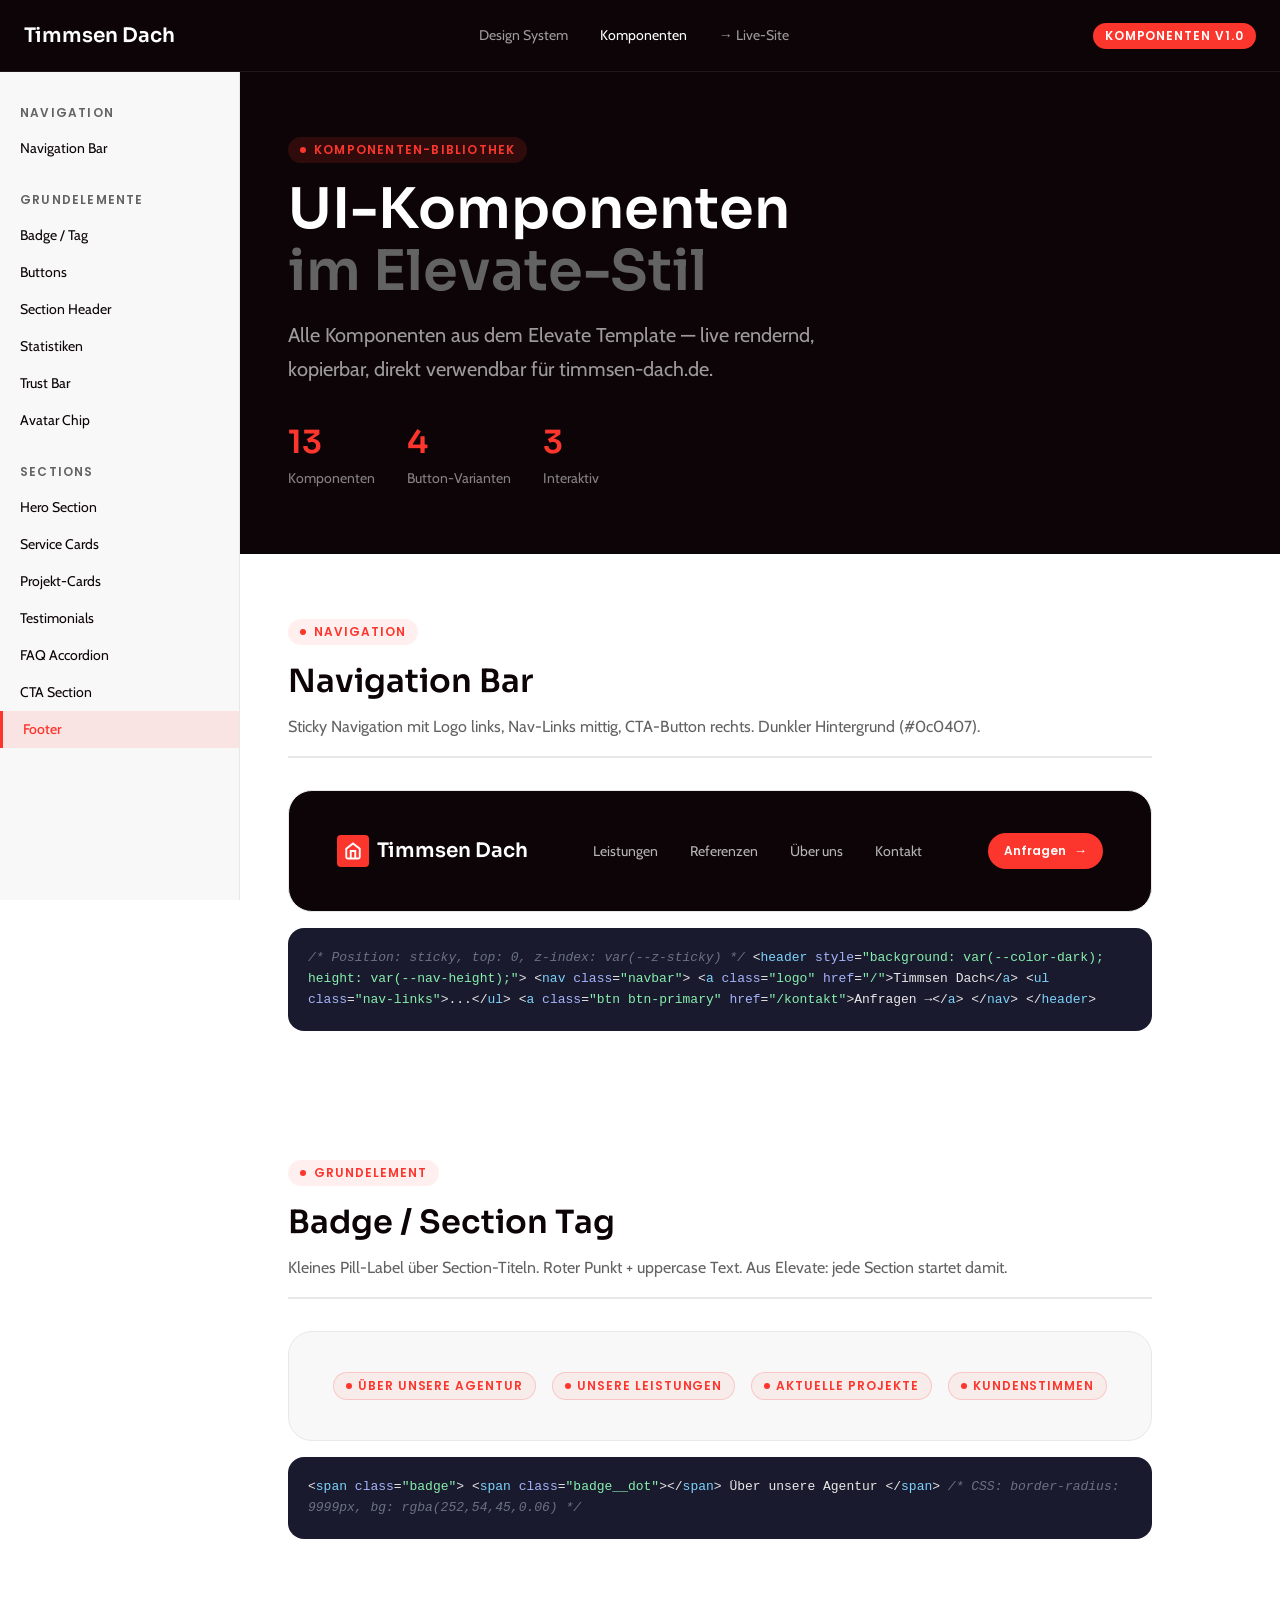
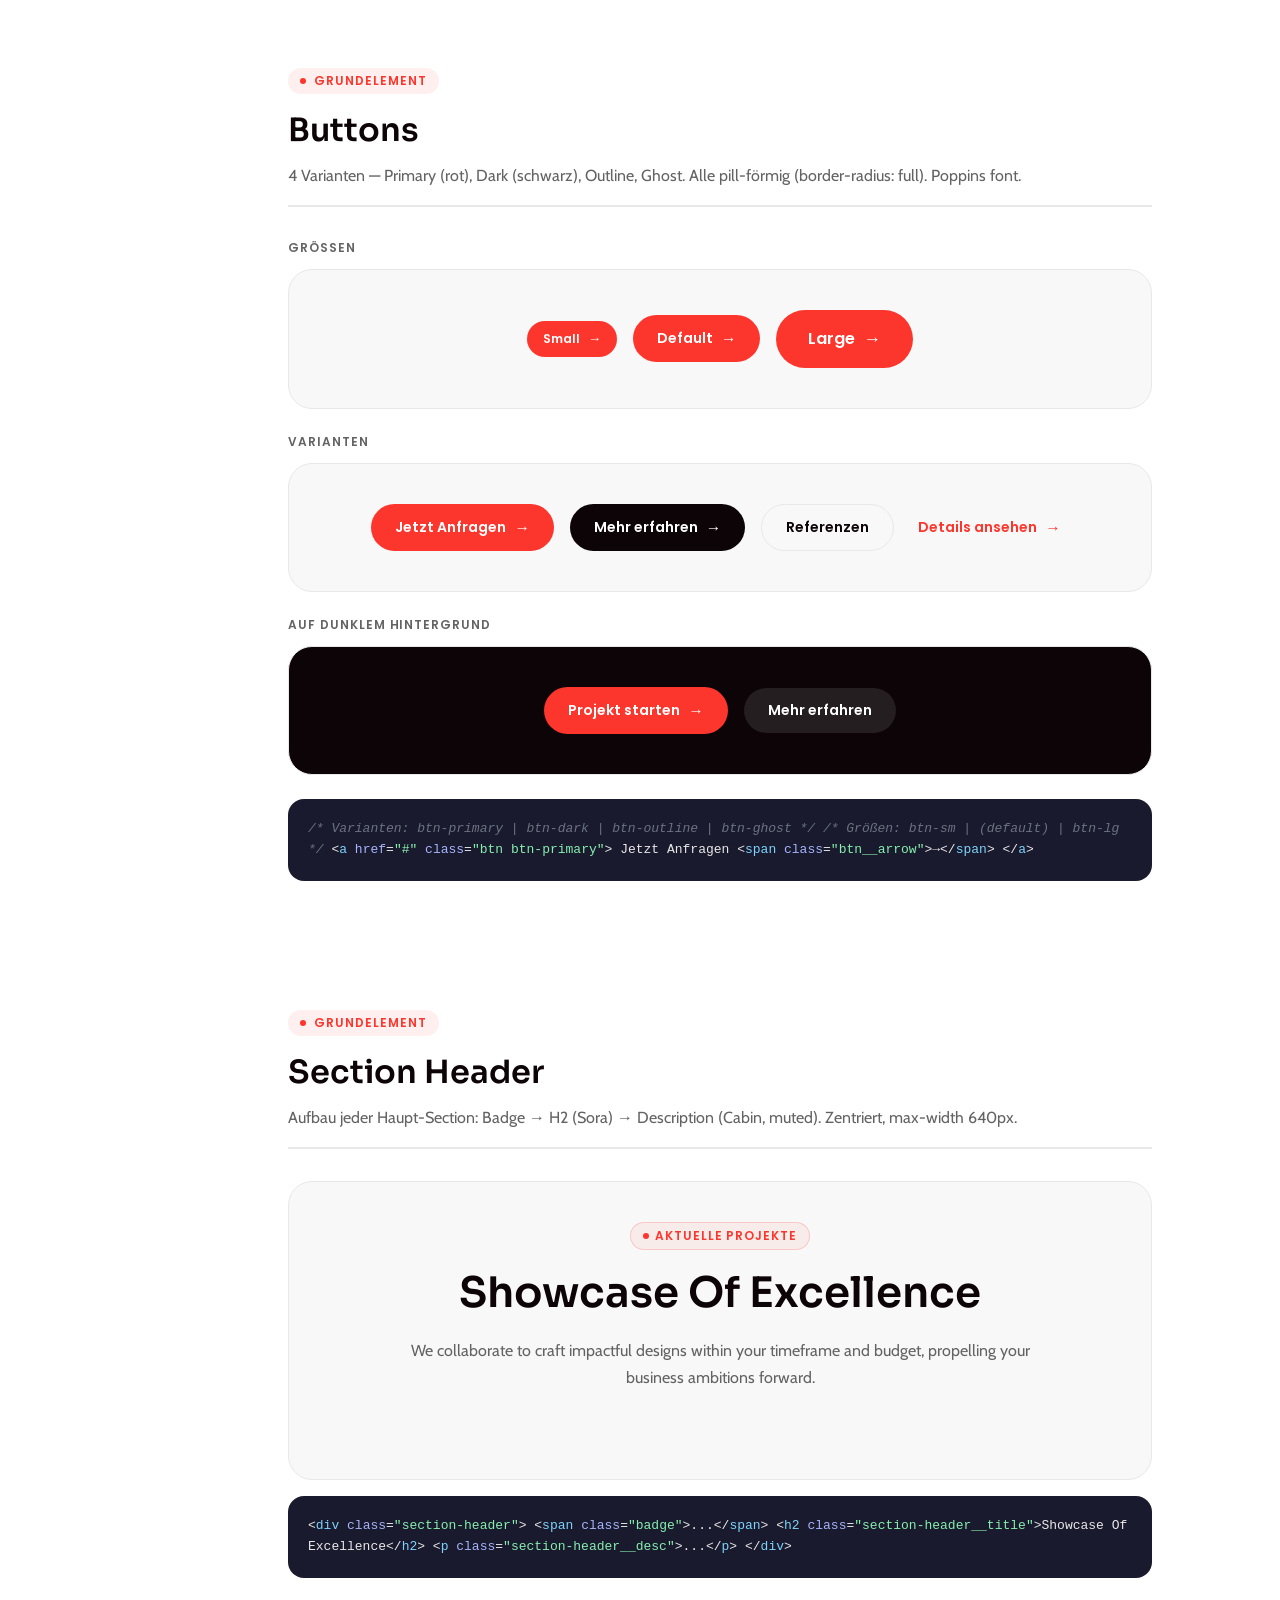
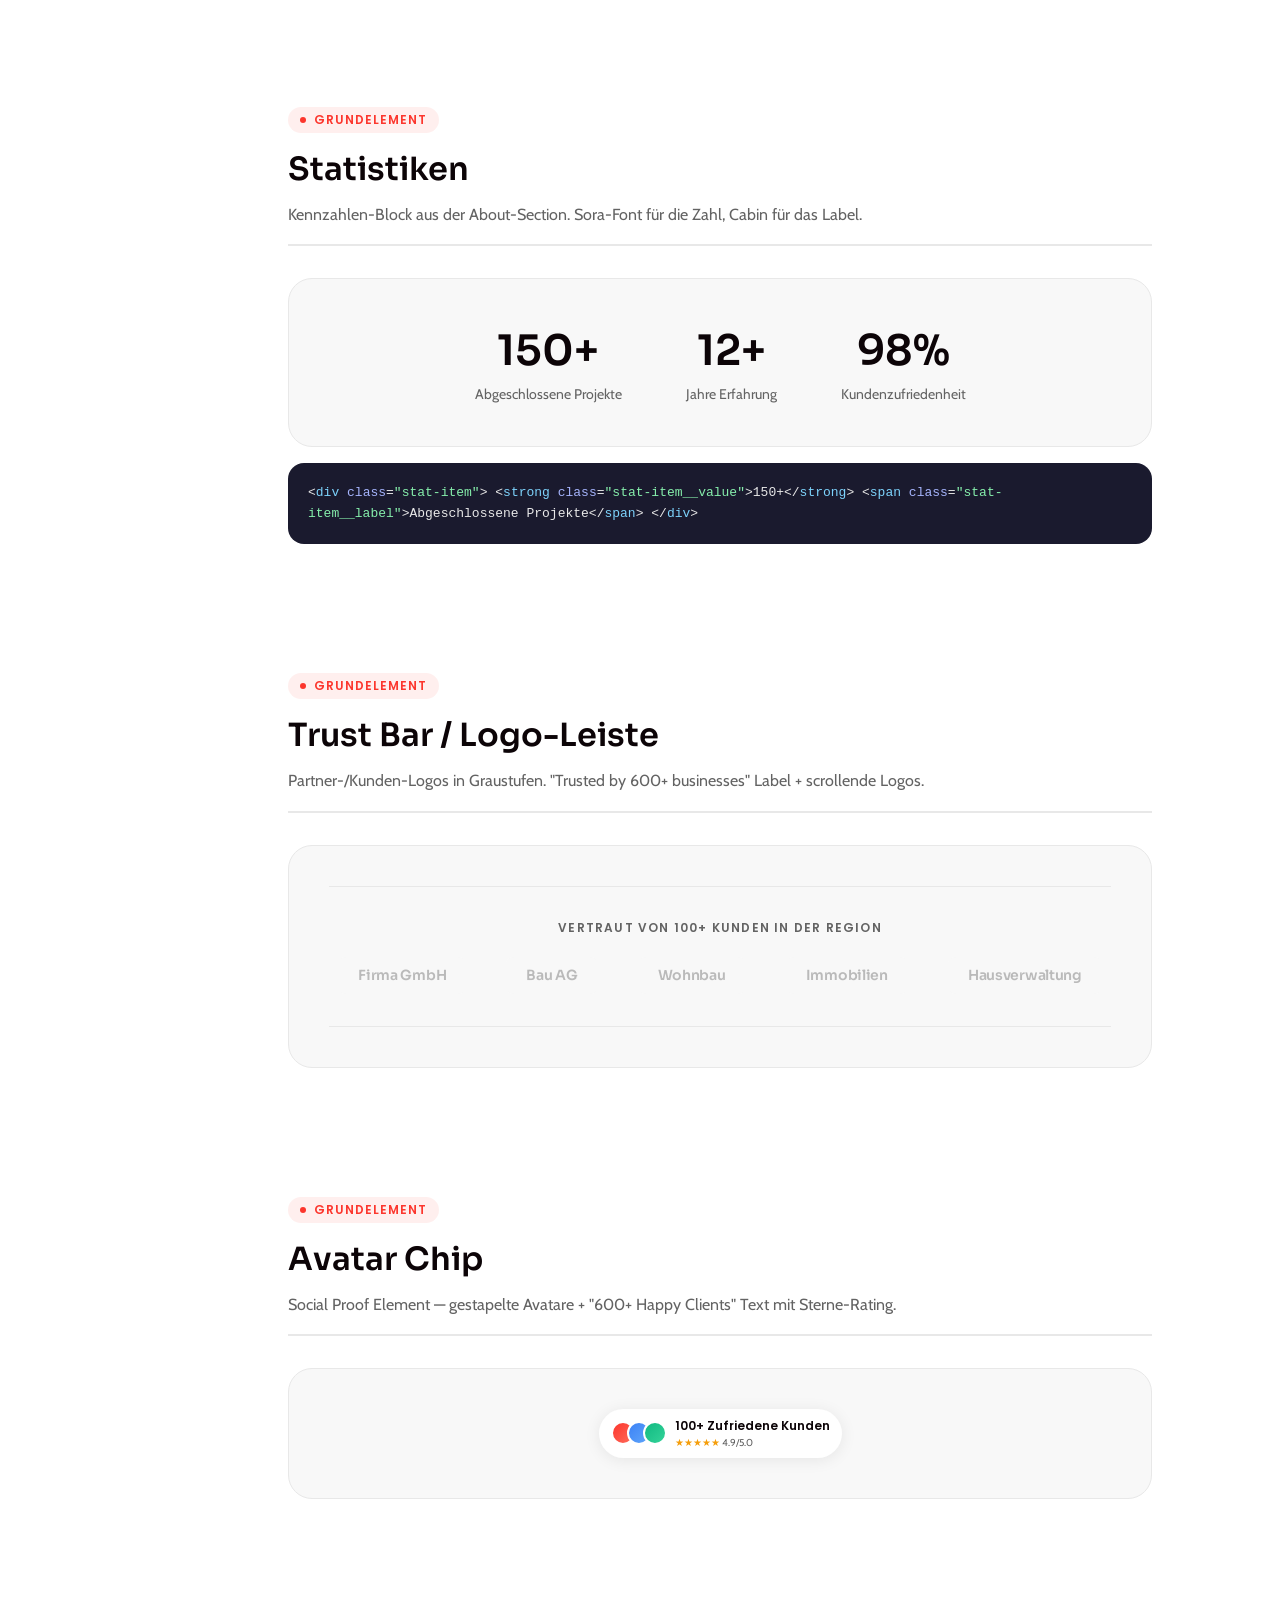
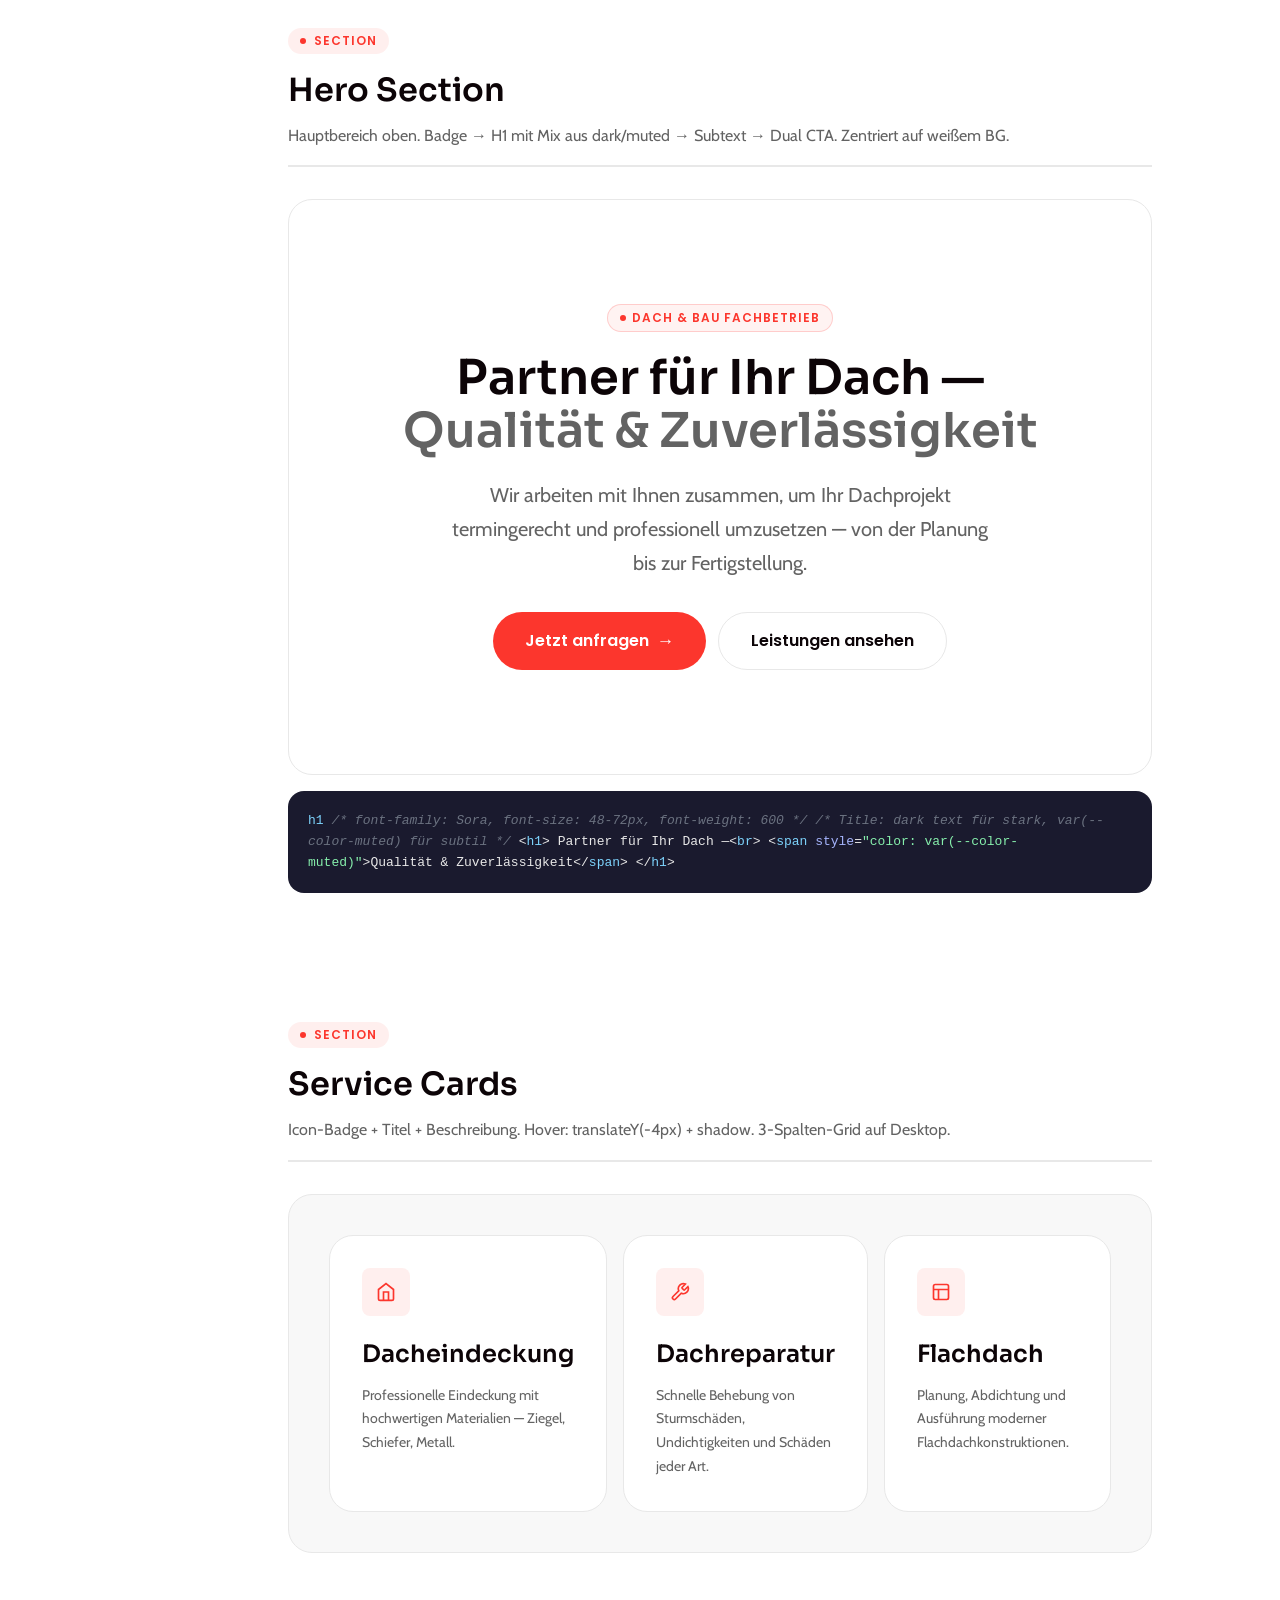
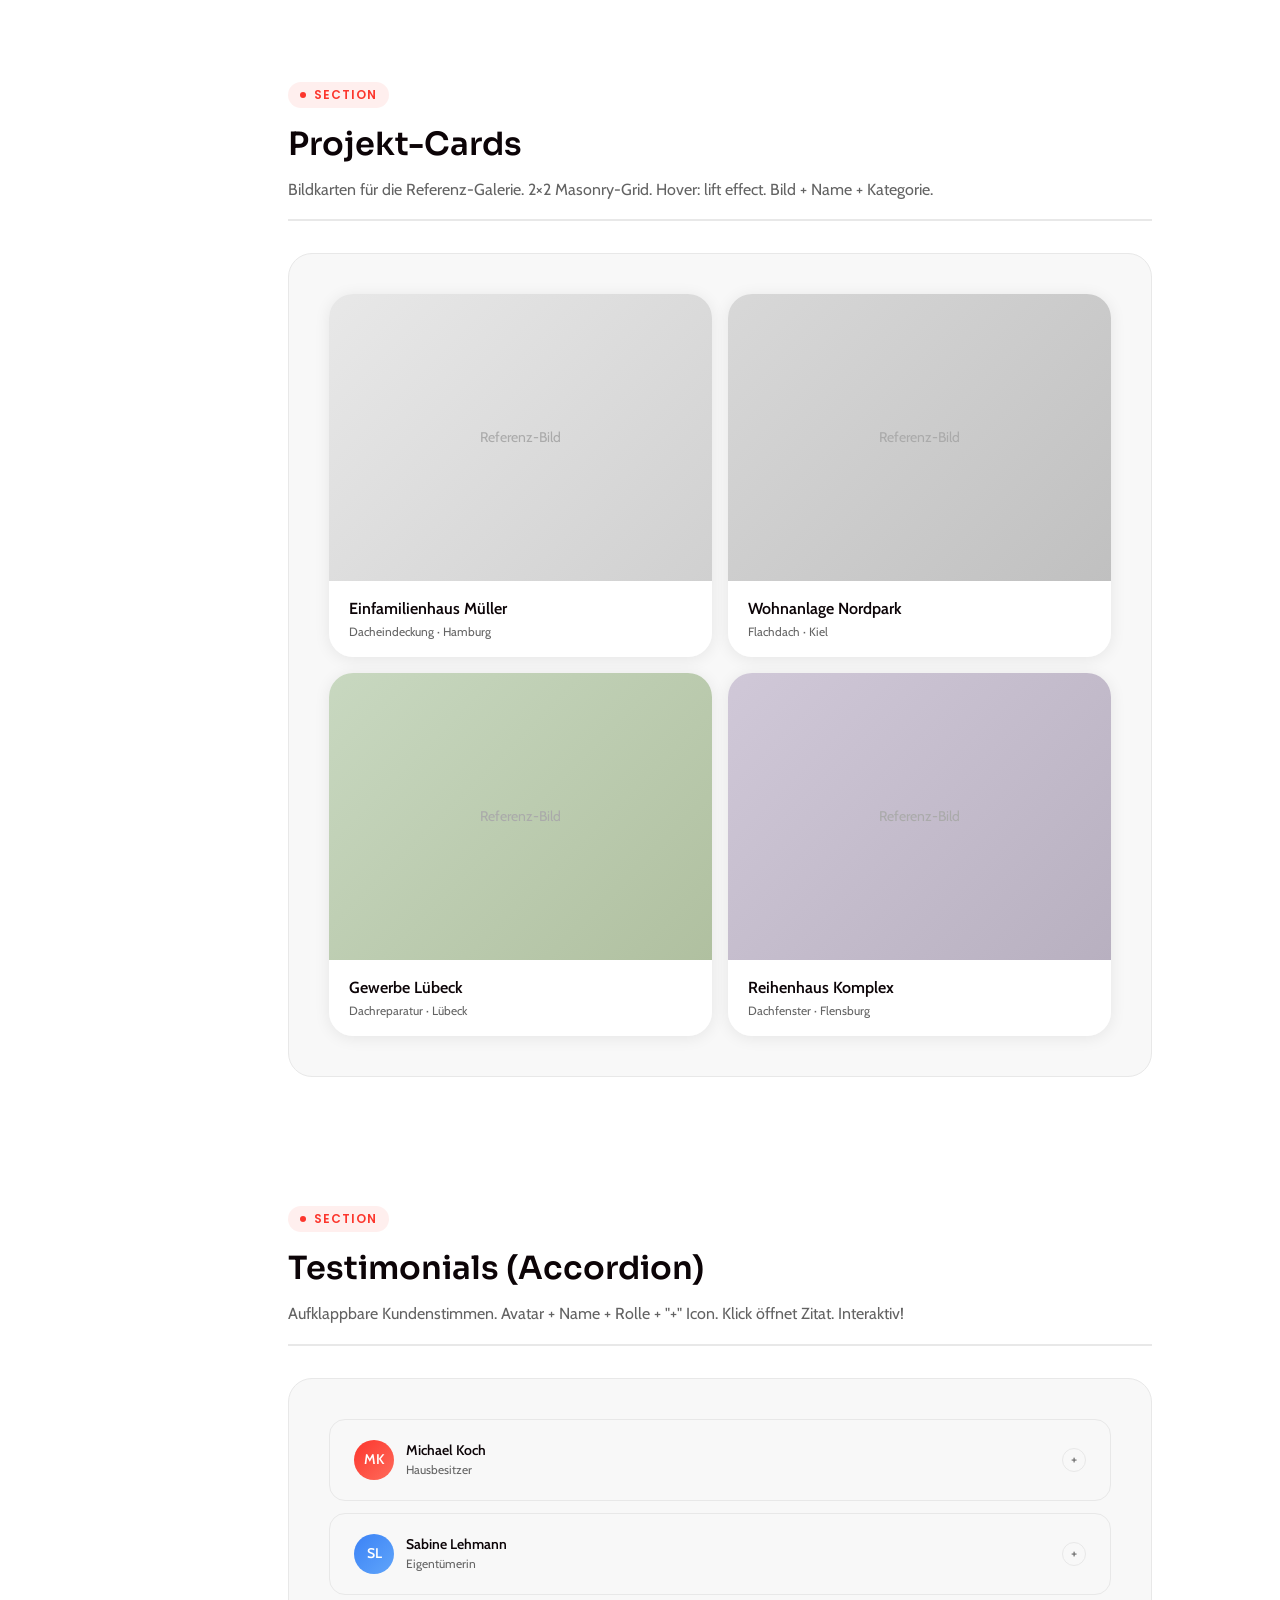
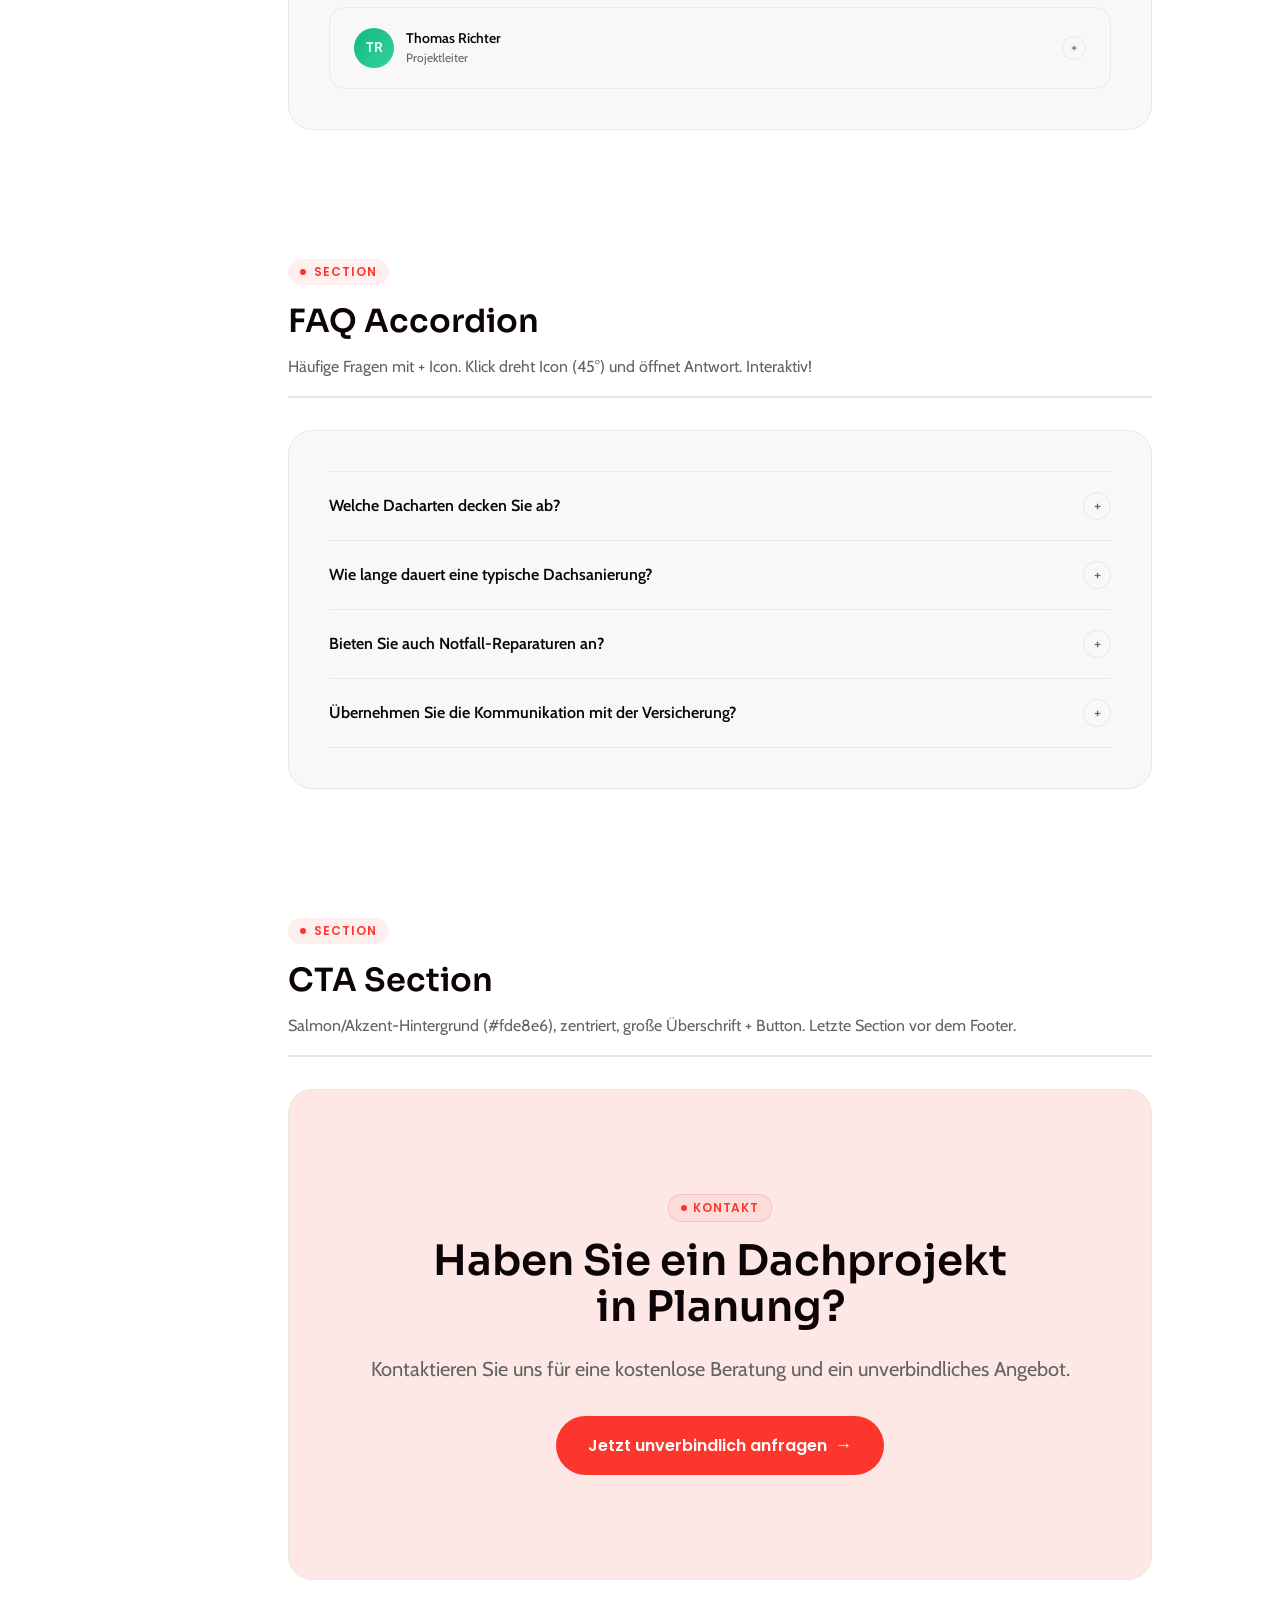
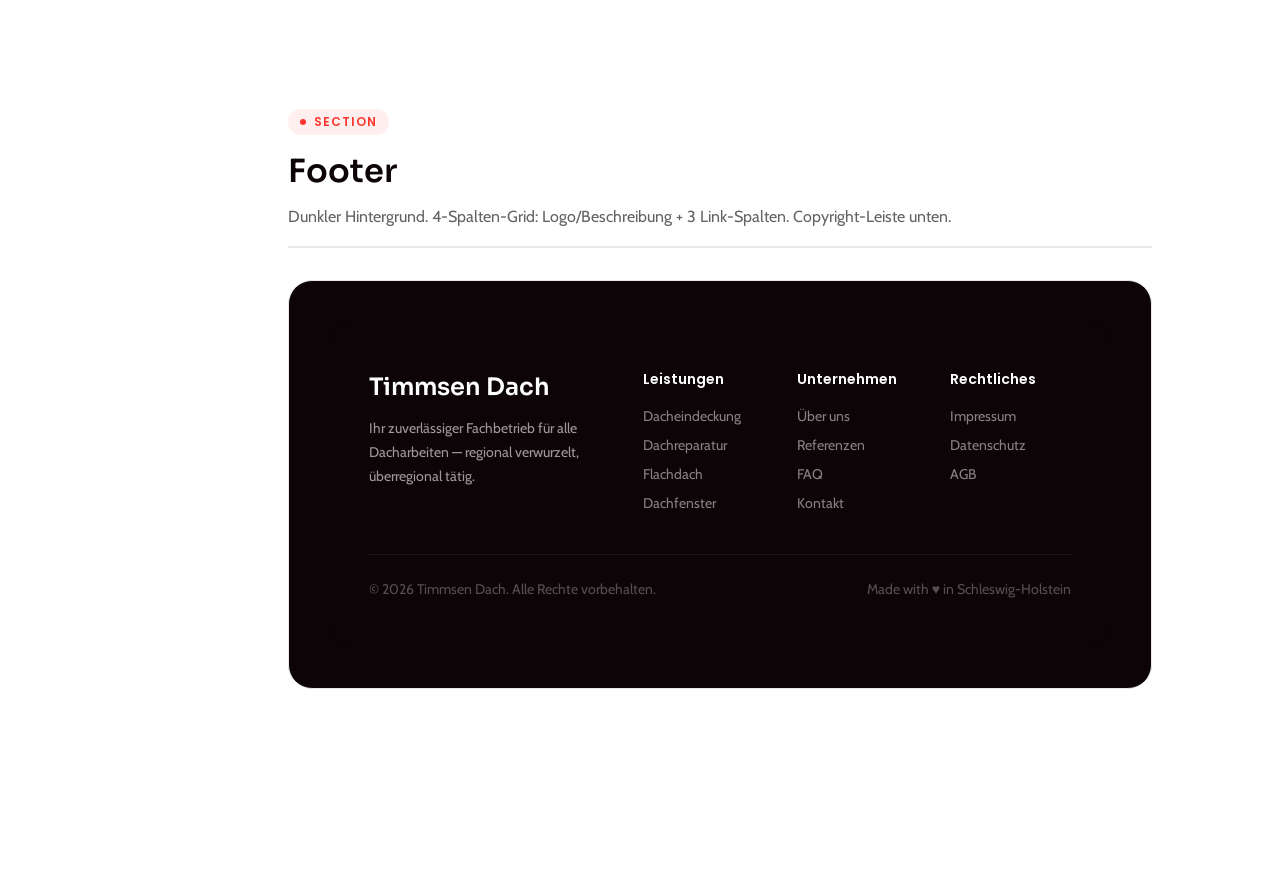
<file: docs/komponenten.html>
<!DOCTYPE html>
<html lang="de">
<head>
  <meta charset="UTF-8" />
  <meta name="viewport" content="width=device-width, initial-scale=1.0" />
  <title>Komponenten | Timmsen Dach</title>
  <link rel="preconnect" href="https://fonts.googleapis.com">
  <link rel="preconnect" href="https://fonts.gstatic.com" crossorigin>
  <link href="https://fonts.googleapis.com/css2?family=Sora:wght@400;600;700&family=Cabin:wght@400;500;600&family=Poppins:wght@500;600;700&display=swap" rel="stylesheet">
  <style>
    /* ============================================
       DESIGN TOKENS (from design-system.html)
    ============================================ */
    :root {
      --color-brand:       #fc362d;
      --color-dark:        #0c0407;
      --color-white:       #ffffff;
      --color-muted:       #636363;
      --color-overlay:     rgba(0,0,0,0.2);
      --color-bg-light:    #f8f8f8;
      --color-bg-accent:   #fde8e6;
      --color-border:      #e8e8e8;

      --font-display:  'Sora', sans-serif;
      --font-body:     'Cabin', sans-serif;
      --font-ui:       'Poppins', sans-serif;

      --text-xs:   12px; --text-sm: 14px; --text-base: 16px;
      --text-md:   18px; --text-lg: 20px; --text-xl:   24px;
      --text-2xl:  32px; --text-3xl: 42px; --text-4xl:  56px;

      --weight-regular: 400; --weight-medium: 500;
      --weight-semibold: 600; --weight-bold: 700;

      --leading-tight: 1.1; --leading-snug: 1.3;
      --leading-normal: 1.5; --leading-relaxed: 1.7;

      --space-1:4px;--space-2:8px;--space-3:12px;--space-4:16px;
      --space-5:20px;--space-6:24px;--space-8:32px;--space-10:40px;
      --space-12:48px;--space-16:64px;--space-20:80px;--space-24:96px;--space-32:128px;

      --radius-sm:4px;--radius-md:8px;--radius-lg:16px;--radius-xl:24px;--radius-full:9999px;

      --shadow-card:  0 2px 16px rgba(0,0,0,0.08);
      --shadow-hover: 0 8px 32px rgba(0,0,0,0.12);
      --shadow-strong: 0 16px 48px rgba(0,0,0,0.16);

      --container-max: 1240px;
      --nav-height: 72px;

      --transition-fast: 150ms ease-out;
      --transition-base: 250ms ease-out;
      --transition-slow: 400ms ease-out;
    }

    /* --- BASE --- */
    *, *::before, *::after { box-sizing: border-box; margin: 0; padding: 0; }
    html { font-size: 16px; -webkit-font-smoothing: antialiased; }
    body { font-family: var(--font-body); color: var(--color-dark); background: var(--color-white); line-height: var(--leading-normal); }
    a { color: var(--color-brand); text-decoration: none; }
    img { max-width: 100%; display: block; }

    /* ============================================
       PAGE CHROME (Docs Shell)
    ============================================ */
    .ds-nav {
      position: sticky; top: 0; z-index: 100;
      background: var(--color-dark); padding: 0 var(--space-6);
      display: flex; align-items: center; justify-content: space-between;
      height: var(--nav-height); border-bottom: 1px solid rgba(255,255,255,0.08);
    }
    .ds-nav__logo { font-family: var(--font-display); font-size: var(--text-lg); font-weight: var(--weight-semibold); color: var(--color-white); }
    .ds-nav__badge { background: var(--color-brand); color: var(--color-white); font-family: var(--font-ui); font-size: var(--text-xs); font-weight: var(--weight-semibold); letter-spacing: 0.08em; text-transform: uppercase; padding: var(--space-1) var(--space-3); border-radius: var(--radius-full); }
    .ds-nav__links { display: flex; gap: var(--space-8); }
    .ds-nav__links a { color: rgba(255,255,255,0.6); font-size: var(--text-sm); transition: color var(--transition-fast); }
    .ds-nav__links a:hover { color: var(--color-white); }

    .ds-sidebar {
      position: fixed; top: var(--nav-height); left: 0; bottom: 0; width: 240px;
      background: var(--color-bg-light); border-right: 1px solid var(--color-border);
      overflow-y: auto; padding: var(--space-8) 0;
    }
    .ds-sidebar__section { margin-bottom: var(--space-6); }
    .ds-sidebar__label { font-family: var(--font-ui); font-size: var(--text-xs); font-weight: var(--weight-semibold); text-transform: uppercase; letter-spacing: 0.1em; color: var(--color-muted); padding: 0 var(--space-5) var(--space-2); }
    .ds-sidebar__link { display: block; padding: var(--space-2) var(--space-5); font-size: var(--text-sm); color: var(--color-dark); transition: background var(--transition-fast), color var(--transition-fast); }
    .ds-sidebar__link:hover { background: rgba(252,54,45,0.06); color: var(--color-brand); }
    .ds-sidebar__link.active { background: rgba(252,54,45,0.1); color: var(--color-brand); font-weight: var(--weight-medium); border-left: 3px solid var(--color-brand); }

    .ds-main { margin-left: 240px; padding: var(--space-16) var(--space-12); max-width: 960px; }

    .ds-section { margin-bottom: var(--space-32); scroll-margin-top: calc(var(--nav-height) + var(--space-8)); }
    .ds-section__header { margin-bottom: var(--space-8); padding-bottom: var(--space-4); border-bottom: 2px solid var(--color-border); }
    .ds-section__tag { display: inline-flex; align-items: center; gap: var(--space-2); background: rgba(252,54,45,0.08); color: var(--color-brand); font-family: var(--font-ui); font-size: var(--text-xs); font-weight: var(--weight-semibold); text-transform: uppercase; letter-spacing: 0.08em; padding: var(--space-1) var(--space-3); border-radius: var(--radius-full); margin-bottom: var(--space-3); }
    .ds-section__tag::before { content: ''; display: block; width: 6px; height: 6px; background: var(--color-brand); border-radius: 50%; }
    .ds-section__title { font-family: var(--font-display); font-size: var(--text-2xl); font-weight: var(--weight-semibold); color: var(--color-dark); }
    .ds-section__desc { font-size: var(--text-base); color: var(--color-muted); margin-top: var(--space-2); line-height: var(--leading-relaxed); }

    /* --- Komponent Showcase Box --- */
    .comp-preview {
      background: var(--color-bg-light); border: 1px solid var(--color-border);
      border-radius: var(--radius-xl); padding: var(--space-10);
      margin-bottom: var(--space-4); display: flex; flex-wrap: wrap;
      gap: var(--space-4); align-items: center; justify-content: center;
    }
    .comp-preview--dark { background: var(--color-dark); }
    .comp-preview--accent { background: var(--color-bg-accent); }
    .comp-code {
      background: #1a1a2e; color: #e8e8e8; border-radius: var(--radius-lg);
      padding: var(--space-5); font-family: monospace; font-size: 13px;
      line-height: 1.6; overflow-x: auto; margin-bottom: var(--space-8);
    }
    .comp-code .c-tag { color: #7dd3fc; }
    .comp-code .c-attr { color: #a5b4fc; }
    .comp-code .c-val { color: #86efac; }
    .comp-code .c-comment { color: #6b7280; font-style: italic; }
    .comp-group { margin-bottom: var(--space-6); }
    .comp-group__label { font-family: var(--font-ui); font-size: var(--text-xs); font-weight: var(--weight-semibold); text-transform: uppercase; letter-spacing: 0.08em; color: var(--color-muted); margin-bottom: var(--space-3); }
    .comp-divider { margin: var(--space-8) 0; border: none; border-top: 1px solid var(--color-border); }

    /* ============================================
       ===  ACTUAL COMPONENTS (Elevate-Style)  ===
    ============================================ */

    /* --- Section Badge --- */
    .badge {
      display: inline-flex; align-items: center; gap: 6px;
      border: 1px solid rgba(252,54,45,0.2); background: rgba(252,54,45,0.06);
      color: var(--color-brand); font-family: var(--font-ui);
      font-size: var(--text-xs); font-weight: var(--weight-semibold);
      letter-spacing: 0.08em; text-transform: uppercase;
      padding: var(--space-1) var(--space-3); border-radius: var(--radius-full);
    }
    .badge__dot { width: 6px; height: 6px; background: var(--color-brand); border-radius: 50%; }

    /* --- Buttons --- */
    .btn {
      display: inline-flex; align-items: center; gap: var(--space-2);
      font-family: var(--font-ui); font-weight: var(--weight-semibold);
      font-size: var(--text-sm); border-radius: var(--radius-full);
      padding: var(--space-3) var(--space-6); cursor: pointer;
      transition: background var(--transition-fast), transform var(--transition-fast), box-shadow var(--transition-fast);
      border: none; text-decoration: none; white-space: nowrap;
    }
    .btn:hover { transform: translateY(-1px); }
    .btn-primary { background: var(--color-brand); color: var(--color-white); }
    .btn-primary:hover { background: #e02d24; box-shadow: 0 4px 16px rgba(252,54,45,0.3); }
    .btn-dark { background: var(--color-dark); color: var(--color-white); }
    .btn-dark:hover { background: #1a0d10; box-shadow: var(--shadow-hover); }
    .btn-outline { background: transparent; color: var(--color-dark); border: 1.5px solid var(--color-border); }
    .btn-outline:hover { border-color: var(--color-dark); background: rgba(0,0,0,0.04); }
    .btn-ghost { background: transparent; color: var(--color-brand); padding-left: var(--space-2); padding-right: var(--space-2); }
    .btn-ghost:hover { background: rgba(252,54,45,0.06); }
    .btn-sm { font-size: var(--text-xs); padding: var(--space-2) var(--space-4); }
    .btn-lg { font-size: var(--text-base); padding: var(--space-4) var(--space-8); }
    .btn__arrow { font-size: 1.1em; transition: transform var(--transition-fast); }
    .btn:hover .btn__arrow { transform: translateX(3px); }

    /* --- Navigation --- */
    .nav-demo {
      background: var(--color-dark); border-radius: var(--radius-xl);
      padding: 0 var(--space-6); display: flex; align-items: center;
      justify-content: space-between; height: var(--nav-height);
      width: 100%; overflow: hidden;
    }
    .nav-demo__logo {
      display: flex; align-items: center; gap: var(--space-2);
      font-family: var(--font-display); font-size: var(--text-lg);
      font-weight: var(--weight-semibold); color: var(--color-white);
    }
    .nav-demo__logo-icon { width: 32px; height: 32px; background: var(--color-brand); border-radius: var(--radius-sm); display: flex; align-items: center; justify-content: center; }
    .nav-demo__links { display: flex; gap: var(--space-8); }
    .nav-demo__links a { color: rgba(255,255,255,0.7); font-size: var(--text-sm); transition: color var(--transition-fast); }
    .nav-demo__links a:hover { color: var(--color-white); }

    /* --- Hero Section --- */
    .hero-demo { width: 100%; text-align: center; padding: var(--space-16) var(--space-8); }
    .hero-demo__eyebrow { margin-bottom: var(--space-5); }
    .hero-demo__title {
      font-family: var(--font-display); font-size: 48px; font-weight: var(--weight-semibold);
      line-height: var(--leading-tight); color: var(--color-dark); margin-bottom: var(--space-5);
    }
    .hero-demo__title .title-muted { color: var(--color-muted); }
    .hero-demo__desc { font-size: var(--text-lg); color: var(--color-muted); max-width: 560px; margin: 0 auto var(--space-8); line-height: var(--leading-relaxed); }
    .hero-demo__cta { display: flex; gap: var(--space-3); justify-content: center; flex-wrap: wrap; }

    /* --- Trust / Logo Bar --- */
    .trust-bar { text-align: center; padding: var(--space-8) 0; border-top: 1px solid var(--color-border); border-bottom: 1px solid var(--color-border); }
    .trust-bar__label { font-size: var(--text-xs); color: var(--color-muted); text-transform: uppercase; letter-spacing: 0.1em; font-family: var(--font-ui); font-weight: var(--weight-semibold); margin-bottom: var(--space-5); }
    .trust-bar__logos { display: flex; gap: var(--space-10); align-items: center; justify-content: center; flex-wrap: wrap; }
    .trust-bar__logo { padding: var(--space-2) var(--space-5); background: var(--color-bg-light); border-radius: var(--radius-md); font-family: var(--font-display); font-weight: var(--weight-semibold); font-size: var(--text-sm); color: rgba(0,0,0,0.25); letter-spacing: -0.02em; }

    /* --- Service Card --- */
    .service-card {
      background: var(--color-white); border: 1px solid var(--color-border);
      border-radius: var(--radius-xl); padding: var(--space-8);
      transition: transform var(--transition-base), box-shadow var(--transition-base);
      cursor: default;
    }
    .service-card:hover { transform: translateY(-4px); box-shadow: var(--shadow-hover); }
    .service-card__icon {
      width: 48px; height: 48px; background: rgba(252,54,45,0.08);
      border-radius: var(--radius-md); display: flex; align-items: center; justify-content: center;
      margin-bottom: var(--space-5); color: var(--color-brand); font-size: 20px;
    }
    .service-card__title { font-family: var(--font-display); font-size: var(--text-xl); font-weight: var(--weight-semibold); color: var(--color-dark); margin-bottom: var(--space-3); }
    .service-card__desc { font-size: var(--text-sm); color: var(--color-muted); line-height: var(--leading-relaxed); }

    /* --- Project Card --- */
    .project-card {
      border-radius: var(--radius-xl); overflow: hidden;
      box-shadow: var(--shadow-card);
      transition: transform var(--transition-base), box-shadow var(--transition-base);
      cursor: pointer; position: relative;
    }
    .project-card:hover { transform: translateY(-4px); box-shadow: var(--shadow-hover); }
    .project-card__image {
      width: 100%; aspect-ratio: 4/3; object-fit: cover;
      background: linear-gradient(135deg, #e8e8e8 0%, #d0d0d0 100%);
      display: flex; align-items: center; justify-content: center;
      color: #aaa; font-size: var(--text-sm); font-family: var(--font-body);
    }
    .project-card__info { padding: var(--space-4) var(--space-5); background: var(--color-white); }
    .project-card__name { font-family: var(--font-body); font-weight: var(--weight-semibold); font-size: var(--text-base); color: var(--color-dark); }
    .project-card__category { font-size: var(--text-xs); color: var(--color-muted); margin-top: 2px; }

    /* --- Testimonial Item --- */
    .testimonial-item {
      border: 1px solid var(--color-border); border-radius: var(--radius-lg);
      padding: var(--space-5) var(--space-6); cursor: pointer;
      transition: border-color var(--transition-fast), background var(--transition-fast);
    }
    .testimonial-item:hover { border-color: rgba(252,54,45,0.3); background: rgba(252,54,45,0.02); }
    .testimonial-item__header { display: flex; align-items: center; justify-content: space-between; }
    .testimonial-item__person { display: flex; align-items: center; gap: var(--space-3); }
    .testimonial-item__avatar { width: 40px; height: 40px; border-radius: var(--radius-full); background: linear-gradient(135deg, var(--color-brand) 0%, #ff6b5b 100%); display: flex; align-items: center; justify-content: center; color: white; font-weight: var(--weight-semibold); font-size: var(--text-sm); flex-shrink: 0; }
    .testimonial-item__name { font-weight: var(--weight-semibold); font-size: var(--text-sm); color: var(--color-dark); }
    .testimonial-item__role { font-size: var(--text-xs); color: var(--color-muted); }
    .testimonial-item__expand { width: 24px; height: 24px; border-radius: var(--radius-full); border: 1.5px solid var(--color-border); display: flex; align-items: center; justify-content: center; color: var(--color-muted); font-size: 14px; transition: transform var(--transition-fast), border-color var(--transition-fast); }
    .testimonial-item.open .testimonial-item__expand { transform: rotate(45deg); border-color: var(--color-brand); color: var(--color-brand); }
    .testimonial-item__body { max-height: 0; overflow: hidden; transition: max-height var(--transition-slow); }
    .testimonial-item.open .testimonial-item__body { max-height: 200px; }
    .testimonial-item__quote { padding-top: var(--space-4); font-size: var(--text-sm); color: var(--color-muted); line-height: var(--leading-relaxed); border-top: 1px solid var(--color-border); margin-top: var(--space-4); }

    /* --- FAQ Accordion --- */
    .faq-item {
      border-bottom: 1px solid var(--color-border); padding: var(--space-5) 0;
      cursor: pointer;
    }
    .faq-item:first-child { border-top: 1px solid var(--color-border); }
    .faq-item__header { display: flex; align-items: center; justify-content: space-between; gap: var(--space-4); }
    .faq-item__q { font-family: var(--font-body); font-weight: var(--weight-semibold); font-size: var(--text-base); color: var(--color-dark); transition: color var(--transition-fast); }
    .faq-item:hover .faq-item__q { color: var(--color-brand); }
    .faq-item__icon { width: 28px; height: 28px; border-radius: var(--radius-full); border: 1.5px solid var(--color-border); display: flex; align-items: center; justify-content: center; font-size: 16px; color: var(--color-muted); flex-shrink: 0; transition: transform var(--transition-base), background var(--transition-fast); }
    .faq-item.open .faq-item__icon { transform: rotate(45deg); background: var(--color-brand); border-color: var(--color-brand); color: white; }
    .faq-item__body { max-height: 0; overflow: hidden; transition: max-height var(--transition-slow); }
    .faq-item.open .faq-item__body { max-height: 200px; }
    .faq-item__a { padding-top: var(--space-3); font-size: var(--text-sm); color: var(--color-muted); line-height: var(--leading-relaxed); }

    /* --- CTA Section --- */
    .cta-section {
      background: var(--color-bg-accent); border-radius: var(--radius-xl);
      padding: var(--space-16) var(--space-8); text-align: center;
    }
    .cta-section__eyebrow { margin-bottom: var(--space-4); }
    .cta-section__title { font-family: var(--font-display); font-size: var(--text-3xl); font-weight: var(--weight-semibold); color: var(--color-dark); line-height: var(--leading-tight); margin-bottom: var(--space-6); }
    .cta-section__desc { font-size: var(--text-lg); color: var(--color-muted); margin-bottom: var(--space-8); }

    /* --- Stat Item --- */
    .stat-item { text-align: center; }
    .stat-item__value { font-family: var(--font-display); font-size: var(--text-3xl); font-weight: var(--weight-semibold); color: var(--color-dark); display: block; }
    .stat-item__label { font-size: var(--text-sm); color: var(--color-muted); margin-top: var(--space-1); }

    /* --- Section Header (reusable) --- */
    .section-header { text-align: center; max-width: 640px; margin: 0 auto var(--space-12); }
    .section-header__eyebrow { margin-bottom: var(--space-4); }
    .section-header__title { font-family: var(--font-display); font-size: var(--text-3xl); font-weight: var(--weight-semibold); color: var(--color-dark); line-height: var(--leading-snug); margin-bottom: var(--space-4); }
    .section-header__desc { font-size: var(--text-base); color: var(--color-muted); line-height: var(--leading-relaxed); }

    /* --- Footer --- */
    .footer-demo {
      background: var(--color-dark); border-radius: var(--radius-xl);
      padding: var(--space-12) var(--space-10); color: rgba(255,255,255,0.6);
    }
    .footer-demo__grid { display: grid; grid-template-columns: 2fr 1fr 1fr 1fr; gap: var(--space-8); }
    .footer-demo__brand h4 { font-family: var(--font-display); font-size: var(--text-xl); font-weight: var(--weight-semibold); color: var(--color-white); margin-bottom: var(--space-3); }
    .footer-demo__brand p { font-size: var(--text-sm); line-height: var(--leading-relaxed); }
    .footer-demo__col h5 { font-family: var(--font-ui); font-size: var(--text-sm); font-weight: var(--weight-semibold); color: var(--color-white); margin-bottom: var(--space-4); }
    .footer-demo__col ul { list-style: none; display: flex; flex-direction: column; gap: var(--space-2); }
    .footer-demo__col ul li { display: flex; align-items: center; justify-content: space-between; }
    .footer-demo__col ul a { font-size: var(--text-sm); color: rgba(255,255,255,0.5); transition: color var(--transition-fast); }
    .footer-demo__col ul a:hover { color: var(--color-white); }
    .footer-demo__bottom { border-top: 1px solid rgba(255,255,255,0.08); margin-top: var(--space-10); padding-top: var(--space-6); display: flex; justify-content: space-between; align-items: center; }
    .footer-demo__copy { font-size: var(--text-sm); color: rgba(255,255,255,0.3); }

    /* --- Avatar Chip --- */
    .avatar-chip { display: inline-flex; align-items: center; gap: var(--space-2); padding: var(--space-2) var(--space-3); background: var(--color-white); border-radius: var(--radius-full); box-shadow: var(--shadow-card); }
    .avatar-chip__imgs { display: flex; }
    .avatar-chip__img { width: 24px; height: 24px; border-radius: var(--radius-full); background: linear-gradient(135deg, var(--color-brand) 0%, #ff6b5b 100%); border: 2px solid white; margin-left: -8px; }
    .avatar-chip__img:first-child { margin-left: 0; }
    .avatar-chip__img:nth-child(2) { background: linear-gradient(135deg, #3b82f6 0%, #60a5fa 100%); }
    .avatar-chip__img:nth-child(3) { background: linear-gradient(135deg, #10b981 0%, #34d399 100%); }
    .avatar-chip__text { font-size: var(--text-xs); color: var(--color-muted); font-family: var(--font-ui); }
    .avatar-chip__stars { color: #f59e0b; font-size: 10px; }

    /* Page hero */
    .ds-hero { background: var(--color-dark); color: var(--color-white); padding: var(--space-16) var(--space-12); margin-left: 240px; }
    .ds-hero__eyebrow { display: inline-flex; align-items: center; gap: var(--space-2); background: rgba(252,54,45,0.15); color: var(--color-brand); font-family: var(--font-ui); font-size: var(--text-xs); font-weight: var(--weight-semibold); text-transform: uppercase; letter-spacing: 0.1em; padding: var(--space-1) var(--space-3); border-radius: var(--radius-full); margin-bottom: var(--space-4); }
    .ds-hero__eyebrow::before { content: ''; width: 6px; height: 6px; background: var(--color-brand); border-radius: 50%; }
    .ds-hero__title { font-family: var(--font-display); font-size: var(--text-4xl); font-weight: var(--weight-semibold); line-height: var(--leading-tight); margin-bottom: var(--space-4); }
    .ds-hero__title span { color: var(--color-muted); }
    .ds-hero__desc { font-size: var(--text-lg); color: rgba(255,255,255,0.6); max-width: 600px; line-height: var(--leading-relaxed); }
    .ds-hero__meta { display: flex; gap: var(--space-8); margin-top: var(--space-8); }
    .ds-hero__stat strong { display: block; font-family: var(--font-display); font-size: var(--text-2xl); font-weight: var(--weight-semibold); color: var(--color-brand); }
    .ds-hero__stat span { font-size: var(--text-sm); color: rgba(255,255,255,0.5); }
  </style>
</head>
<body>

<!-- Top Nav -->
<nav class="ds-nav">
  <span class="ds-nav__logo">Timmsen Dach</span>
  <nav class="ds-nav__links">
    <a href="design-system.html">Design System</a>
    <a href="komponenten.html" style="color:#fff;">Komponenten</a>
    <a href="../index.html">→ Live-Site</a>
  </nav>
  <span class="ds-nav__badge">Komponenten v1.0</span>
</nav>

<!-- Sidebar -->
<aside class="ds-sidebar">
  <div class="ds-sidebar__section">
    <div class="ds-sidebar__label">Navigation</div>
    <a href="#nav" class="ds-sidebar__link active">Navigation Bar</a>
  </div>
  <div class="ds-sidebar__section">
    <div class="ds-sidebar__label">Grundelemente</div>
    <a href="#badges" class="ds-sidebar__link">Badge / Tag</a>
    <a href="#buttons" class="ds-sidebar__link">Buttons</a>
    <a href="#section-header" class="ds-sidebar__link">Section Header</a>
    <a href="#stats" class="ds-sidebar__link">Statistiken</a>
    <a href="#trust" class="ds-sidebar__link">Trust Bar</a>
    <a href="#avatar-chip" class="ds-sidebar__link">Avatar Chip</a>
  </div>
  <div class="ds-sidebar__section">
    <div class="ds-sidebar__label">Sections</div>
    <a href="#hero" class="ds-sidebar__link">Hero Section</a>
    <a href="#service-cards" class="ds-sidebar__link">Service Cards</a>
    <a href="#project-cards" class="ds-sidebar__link">Projekt-Cards</a>
    <a href="#testimonials" class="ds-sidebar__link">Testimonials</a>
    <a href="#faq" class="ds-sidebar__link">FAQ Accordion</a>
    <a href="#cta" class="ds-sidebar__link">CTA Section</a>
    <a href="#footer" class="ds-sidebar__link">Footer</a>
  </div>
</aside>

<!-- Page Hero -->
<div class="ds-hero">
  <div class="ds-hero__eyebrow">Komponenten-Bibliothek</div>
  <h1 class="ds-hero__title">UI-Komponenten<br><span>im Elevate-Stil</span></h1>
  <p class="ds-hero__desc">Alle Komponenten aus dem Elevate Template — live rendernd, kopierbar, direkt verwendbar für timmsen-dach.de.</p>
  <div class="ds-hero__meta">
    <div class="ds-hero__stat"><strong>13</strong><span>Komponenten</span></div>
    <div class="ds-hero__stat"><strong>4</strong><span>Button-Varianten</span></div>
    <div class="ds-hero__stat"><strong>3</strong><span>Interaktiv</span></div>
  </div>
</div>

<main class="ds-main">

  <!-- ===== NAVIGATION ===== -->
  <section id="nav" class="ds-section">
    <div class="ds-section__header">
      <div class="ds-section__tag">Navigation</div>
      <h2 class="ds-section__title">Navigation Bar</h2>
      <p class="ds-section__desc">Sticky Navigation mit Logo links, Nav-Links mittig, CTA-Button rechts. Dunkler Hintergrund (#0c0407).</p>
    </div>
    <div class="comp-preview comp-preview--dark" style="padding: var(--space-6);">
      <div class="nav-demo">
        <div class="nav-demo__logo">
          <div class="nav-demo__logo-icon">
            <svg width="18" height="18" viewBox="0 0 24 24" fill="none" stroke="white" stroke-width="2.5"><path d="M3 9l9-7 9 7v11a2 2 0 01-2 2H5a2 2 0 01-2-2z"/><polyline points="9,22 9,12 15,12 15,22"/></svg>
          </div>
          Timmsen Dach
        </div>
        <div class="nav-demo__links">
          <a href="#">Leistungen</a>
          <a href="#">Referenzen</a>
          <a href="#">Über uns</a>
          <a href="#">Kontakt</a>
        </div>
        <a href="#" class="btn btn-primary btn-sm">Anfragen <span class="btn__arrow">→</span></a>
      </div>
    </div>
    <div class="comp-code">
<span class="c-comment">/* Position: sticky, top: 0, z-index: var(--z-sticky) */</span>
&lt;<span class="c-tag">header</span> <span class="c-attr">style</span>=<span class="c-val">"background: var(--color-dark); height: var(--nav-height);"</span>&gt;
  &lt;<span class="c-tag">nav</span> <span class="c-attr">class</span>=<span class="c-val">"navbar"</span>&gt;
    &lt;<span class="c-tag">a</span> <span class="c-attr">class</span>=<span class="c-val">"logo"</span> <span class="c-attr">href</span>=<span class="c-val">"/"</span>&gt;Timmsen Dach&lt;/<span class="c-tag">a</span>&gt;
    &lt;<span class="c-tag">ul</span> <span class="c-attr">class</span>=<span class="c-val">"nav-links"</span>&gt;...&lt;/<span class="c-tag">ul</span>&gt;
    &lt;<span class="c-tag">a</span> <span class="c-attr">class</span>=<span class="c-val">"btn btn-primary"</span> <span class="c-attr">href</span>=<span class="c-val">"/kontakt"</span>&gt;Anfragen →&lt;/<span class="c-tag">a</span>&gt;
  &lt;/<span class="c-tag">nav</span>&gt;
&lt;/<span class="c-tag">header</span>&gt;</div>
  </section>

  <!-- ===== BADGES ===== -->
  <section id="badges" class="ds-section">
    <div class="ds-section__header">
      <div class="ds-section__tag">Grundelement</div>
      <h2 class="ds-section__title">Badge / Section Tag</h2>
      <p class="ds-section__desc">Kleines Pill-Label über Section-Titeln. Roter Punkt + uppercase Text. Aus Elevate: jede Section startet damit.</p>
    </div>
    <div class="comp-preview">
      <div class="badge"><div class="badge__dot"></div>Über unsere Agentur</div>
      <div class="badge"><div class="badge__dot"></div>Unsere Leistungen</div>
      <div class="badge"><div class="badge__dot"></div>Aktuelle Projekte</div>
      <div class="badge"><div class="badge__dot"></div>Kundenstimmen</div>
    </div>
    <div class="comp-code">
&lt;<span class="c-tag">span</span> <span class="c-attr">class</span>=<span class="c-val">"badge"</span>&gt;
  &lt;<span class="c-tag">span</span> <span class="c-attr">class</span>=<span class="c-val">"badge__dot"</span>&gt;&lt;/<span class="c-tag">span</span>&gt;
  Über unsere Agentur
&lt;/<span class="c-tag">span</span>&gt;

<span class="c-comment">/* CSS: border-radius: 9999px, bg: rgba(252,54,45,0.06) */</span></div>
  </section>

  <!-- ===== BUTTONS ===== -->
  <section id="buttons" class="ds-section">
    <div class="ds-section__header">
      <div class="ds-section__tag">Grundelement</div>
      <h2 class="ds-section__title">Buttons</h2>
      <p class="ds-section__desc">4 Varianten — Primary (rot), Dark (schwarz), Outline, Ghost. Alle pill-förmig (border-radius: full). Poppins font.</p>
    </div>

    <div class="comp-group">
      <div class="comp-group__label">Größen</div>
      <div class="comp-preview">
        <a href="#" class="btn btn-primary btn-sm">Small <span class="btn__arrow">→</span></a>
        <a href="#" class="btn btn-primary">Default <span class="btn__arrow">→</span></a>
        <a href="#" class="btn btn-primary btn-lg">Large <span class="btn__arrow">→</span></a>
      </div>
    </div>

    <div class="comp-group">
      <div class="comp-group__label">Varianten</div>
      <div class="comp-preview">
        <a href="#" class="btn btn-primary">Jetzt Anfragen <span class="btn__arrow">→</span></a>
        <a href="#" class="btn btn-dark">Mehr erfahren <span class="btn__arrow">→</span></a>
        <a href="#" class="btn btn-outline">Referenzen</a>
        <a href="#" class="btn btn-ghost">Details ansehen <span class="btn__arrow">→</span></a>
      </div>
    </div>

    <div class="comp-group">
      <div class="comp-group__label">Auf dunklem Hintergrund</div>
      <div class="comp-preview comp-preview--dark">
        <a href="#" class="btn btn-primary">Projekt starten <span class="btn__arrow">→</span></a>
        <a href="#" class="btn" style="background: rgba(255,255,255,0.1); color: white; border-radius: var(--radius-full);">Mehr erfahren</a>
      </div>
    </div>

    <div class="comp-code">
<span class="c-comment">/* Varianten: btn-primary | btn-dark | btn-outline | btn-ghost */</span>
<span class="c-comment">/* Größen: btn-sm | (default) | btn-lg */</span>

&lt;<span class="c-tag">a</span> <span class="c-attr">href</span>=<span class="c-val">"#"</span> <span class="c-attr">class</span>=<span class="c-val">"btn btn-primary"</span>&gt;
  Jetzt Anfragen &lt;<span class="c-tag">span</span> <span class="c-attr">class</span>=<span class="c-val">"btn__arrow"</span>&gt;→&lt;/<span class="c-tag">span</span>&gt;
&lt;/<span class="c-tag">a</span>&gt;</div>
  </section>

  <!-- ===== SECTION HEADER ===== -->
  <section id="section-header" class="ds-section">
    <div class="ds-section__header">
      <div class="ds-section__tag">Grundelement</div>
      <h2 class="ds-section__title">Section Header</h2>
      <p class="ds-section__desc">Aufbau jeder Haupt-Section: Badge → H2 (Sora) → Description (Cabin, muted). Zentriert, max-width 640px.</p>
    </div>
    <div class="comp-preview" style="display:block;">
      <div class="section-header">
        <div class="section-header__eyebrow">
          <span class="badge"><span class="badge__dot"></span>Aktuelle Projekte</span>
        </div>
        <h2 class="section-header__title">Showcase Of Excellence</h2>
        <p class="section-header__desc">We collaborate to craft impactful designs within your timeframe and budget, propelling your business ambitions forward.</p>
      </div>
    </div>
    <div class="comp-code">
&lt;<span class="c-tag">div</span> <span class="c-attr">class</span>=<span class="c-val">"section-header"</span>&gt;
  &lt;<span class="c-tag">span</span> <span class="c-attr">class</span>=<span class="c-val">"badge"</span>&gt;...&lt;/<span class="c-tag">span</span>&gt;
  &lt;<span class="c-tag">h2</span> <span class="c-attr">class</span>=<span class="c-val">"section-header__title"</span>&gt;Showcase Of Excellence&lt;/<span class="c-tag">h2</span>&gt;
  &lt;<span class="c-tag">p</span> <span class="c-attr">class</span>=<span class="c-val">"section-header__desc"</span>&gt;...&lt;/<span class="c-tag">p</span>&gt;
&lt;/<span class="c-tag">div</span>&gt;</div>
  </section>

  <!-- ===== STATS ===== -->
  <section id="stats" class="ds-section">
    <div class="ds-section__header">
      <div class="ds-section__tag">Grundelement</div>
      <h2 class="ds-section__title">Statistiken</h2>
      <p class="ds-section__desc">Kennzahlen-Block aus der About-Section. Sora-Font für die Zahl, Cabin für das Label.</p>
    </div>
    <div class="comp-preview" style="gap: var(--space-16);">
      <div class="stat-item">
        <strong class="stat-item__value">150+</strong>
        <span class="stat-item__label">Abgeschlossene Projekte</span>
      </div>
      <div class="stat-item">
        <strong class="stat-item__value">12+</strong>
        <span class="stat-item__label">Jahre Erfahrung</span>
      </div>
      <div class="stat-item">
        <strong class="stat-item__value">98%</strong>
        <span class="stat-item__label">Kundenzufriedenheit</span>
      </div>
    </div>
    <div class="comp-code">
&lt;<span class="c-tag">div</span> <span class="c-attr">class</span>=<span class="c-val">"stat-item"</span>&gt;
  &lt;<span class="c-tag">strong</span> <span class="c-attr">class</span>=<span class="c-val">"stat-item__value"</span>&gt;150+&lt;/<span class="c-tag">strong</span>&gt;
  &lt;<span class="c-tag">span</span> <span class="c-attr">class</span>=<span class="c-val">"stat-item__label"</span>&gt;Abgeschlossene Projekte&lt;/<span class="c-tag">span</span>&gt;
&lt;/<span class="c-tag">div</span>&gt;</div>
  </section>

  <!-- ===== TRUST BAR ===== -->
  <section id="trust" class="ds-section">
    <div class="ds-section__header">
      <div class="ds-section__tag">Grundelement</div>
      <h2 class="ds-section__title">Trust Bar / Logo-Leiste</h2>
      <p class="ds-section__desc">Partner-/Kunden-Logos in Graustufen. "Trusted by 600+ businesses" Label + scrollende Logos.</p>
    </div>
    <div class="comp-preview" style="display:block;">
      <div class="trust-bar">
        <p class="trust-bar__label">Vertraut von 100+ Kunden in der Region</p>
        <div class="trust-bar__logos">
          <div class="trust-bar__logo">Firma GmbH</div>
          <div class="trust-bar__logo">Bau AG</div>
          <div class="trust-bar__logo">Wohnbau</div>
          <div class="trust-bar__logo">Immobilien</div>
          <div class="trust-bar__logo">Hausverwaltung</div>
        </div>
      </div>
    </div>
  </section>

  <!-- ===== AVATAR CHIP ===== -->
  <section id="avatar-chip" class="ds-section">
    <div class="ds-section__header">
      <div class="ds-section__tag">Grundelement</div>
      <h2 class="ds-section__title">Avatar Chip</h2>
      <p class="ds-section__desc">Social Proof Element — gestapelte Avatare + "600+ Happy Clients" Text mit Sterne-Rating.</p>
    </div>
    <div class="comp-preview">
      <div class="avatar-chip">
        <div class="avatar-chip__imgs">
          <div class="avatar-chip__img"></div>
          <div class="avatar-chip__img"></div>
          <div class="avatar-chip__img"></div>
        </div>
        <div>
          <div class="avatar-chip__text" style="font-weight:600; color: var(--color-dark);">100+ Zufriedene Kunden</div>
          <div class="avatar-chip__stars">★★★★★ <span style="color:var(--color-muted); font-size:10px;">4.9/5.0</span></div>
        </div>
      </div>
    </div>
  </section>

  <!-- ===== HERO ===== -->
  <section id="hero" class="ds-section">
    <div class="ds-section__header">
      <div class="ds-section__tag">Section</div>
      <h2 class="ds-section__title">Hero Section</h2>
      <p class="ds-section__desc">Hauptbereich oben. Badge → H1 mit Mix aus dark/muted → Subtext → Dual CTA. Zentriert auf weißem BG.</p>
    </div>
    <div class="comp-preview" style="display:block; background: var(--color-white);">
      <div class="hero-demo">
        <div class="hero-demo__eyebrow">
          <span class="badge"><span class="badge__dot"></span>Dach &amp; Bau Fachbetrieb</span>
        </div>
        <h1 class="hero-demo__title">
          Partner für Ihr Dach —<br>
          <span class="title-muted">Qualität &amp; Zuverlässigkeit</span>
        </h1>
        <p class="hero-demo__desc">Wir arbeiten mit Ihnen zusammen, um Ihr Dachprojekt termingerecht und professionell umzusetzen — von der Planung bis zur Fertigstellung.</p>
        <div class="hero-demo__cta">
          <a href="#" class="btn btn-primary btn-lg">Jetzt anfragen <span class="btn__arrow">→</span></a>
          <a href="#" class="btn btn-outline btn-lg">Leistungen ansehen</a>
        </div>
      </div>
    </div>
    <div class="comp-code">
<span class="c-tag">h1</span> <span class="c-comment">/* font-family: Sora, font-size: 48-72px, font-weight: 600 */</span>
<span class="c-comment">/* Title: dark text für stark, var(--color-muted) für subtil */</span>

&lt;<span class="c-tag">h1</span>&gt;
  Partner für Ihr Dach —&lt;<span class="c-tag">br</span>&gt;
  &lt;<span class="c-tag">span</span> <span class="c-attr">style</span>=<span class="c-val">"color: var(--color-muted)"</span>&gt;Qualität &amp; Zuverlässigkeit&lt;/<span class="c-tag">span</span>&gt;
&lt;/<span class="c-tag">h1</span>&gt;</div>
  </section>

  <!-- ===== SERVICE CARDS ===== -->
  <section id="service-cards" class="ds-section">
    <div class="ds-section__header">
      <div class="ds-section__tag">Section</div>
      <h2 class="ds-section__title">Service Cards</h2>
      <p class="ds-section__desc">Icon-Badge + Titel + Beschreibung. Hover: translateY(-4px) + shadow. 3-Spalten-Grid auf Desktop.</p>
    </div>
    <div class="comp-preview" style="display: grid; grid-template-columns: repeat(3,1fr); gap: var(--space-4); align-items: stretch;">
      <div class="service-card">
        <div class="service-card__icon">
          <svg width="20" height="20" viewBox="0 0 24 24" fill="none" stroke="currentColor" stroke-width="2"><path d="M3 9l9-7 9 7v11a2 2 0 01-2 2H5a2 2 0 01-2-2z"/><polyline points="9,22 9,12 15,12 15,22"/></svg>
        </div>
        <h3 class="service-card__title">Dacheindeckung</h3>
        <p class="service-card__desc">Professionelle Eindeckung mit hochwertigen Materialien — Ziegel, Schiefer, Metall.</p>
      </div>
      <div class="service-card">
        <div class="service-card__icon">
          <svg width="20" height="20" viewBox="0 0 24 24" fill="none" stroke="currentColor" stroke-width="2"><path d="M14.7 6.3a1 1 0 000 1.4l1.6 1.6a1 1 0 001.4 0l3.77-3.77a6 6 0 01-7.94 7.94l-6.91 6.91a2.12 2.12 0 01-3-3l6.91-6.91a6 6 0 017.94-7.94l-3.76 3.76z"/></svg>
        </div>
        <h3 class="service-card__title">Dachreparatur</h3>
        <p class="service-card__desc">Schnelle Behebung von Sturmschäden, Undichtigkeiten und Schäden jeder Art.</p>
      </div>
      <div class="service-card">
        <div class="service-card__icon">
          <svg width="20" height="20" viewBox="0 0 24 24" fill="none" stroke="currentColor" stroke-width="2"><rect x="3" y="3" width="18" height="18" rx="2"/><path d="M3 9h18M9 21V9"/></svg>
        </div>
        <h3 class="service-card__title">Flachdach</h3>
        <p class="service-card__desc">Planung, Abdichtung und Ausführung moderner Flachdachkonstruktionen.</p>
      </div>
    </div>
  </section>

  <!-- ===== PROJECT CARDS ===== -->
  <section id="project-cards" class="ds-section">
    <div class="ds-section__header">
      <div class="ds-section__tag">Section</div>
      <h2 class="ds-section__title">Projekt-Cards</h2>
      <p class="ds-section__desc">Bildkarten für die Referenz-Galerie. 2×2 Masonry-Grid. Hover: lift effect. Bild + Name + Kategorie.</p>
    </div>
    <div class="comp-preview" style="display: grid; grid-template-columns: 1fr 1fr; gap: var(--space-4);">
      <div class="project-card">
        <div class="project-card__image">Referenz-Bild</div>
        <div class="project-card__info">
          <div class="project-card__name">Einfamilienhaus Müller</div>
          <div class="project-card__category">Dacheindeckung · Hamburg</div>
        </div>
      </div>
      <div class="project-card">
        <div class="project-card__image" style="background: linear-gradient(135deg, #d8d8d8 0%, #c0c0c0 100%);">Referenz-Bild</div>
        <div class="project-card__info">
          <div class="project-card__name">Wohnanlage Nordpark</div>
          <div class="project-card__category">Flachdach · Kiel</div>
        </div>
      </div>
      <div class="project-card">
        <div class="project-card__image" style="background: linear-gradient(135deg, #c8d8c0 0%, #b0c0a0 100%);">Referenz-Bild</div>
        <div class="project-card__info">
          <div class="project-card__name">Gewerbe Lübeck</div>
          <div class="project-card__category">Dachreparatur · Lübeck</div>
        </div>
      </div>
      <div class="project-card">
        <div class="project-card__image" style="background: linear-gradient(135deg, #d0c8d8 0%, #b8b0c0 100%);">Referenz-Bild</div>
        <div class="project-card__info">
          <div class="project-card__name">Reihenhaus Komplex</div>
          <div class="project-card__category">Dachfenster · Flensburg</div>
        </div>
      </div>
    </div>
  </section>

  <!-- ===== TESTIMONIALS ===== -->
  <section id="testimonials" class="ds-section">
    <div class="ds-section__header">
      <div class="ds-section__tag">Section</div>
      <h2 class="ds-section__title">Testimonials (Accordion)</h2>
      <p class="ds-section__desc">Aufklappbare Kundenstimmen. Avatar + Name + Rolle + "+" Icon. Klick öffnet Zitat. Interaktiv!</p>
    </div>
    <div class="comp-preview" style="display:block;">
      <div style="display:flex; flex-direction:column; gap: var(--space-3);">
        <div class="testimonial-item" onclick="this.classList.toggle('open')">
          <div class="testimonial-item__header">
            <div class="testimonial-item__person">
              <div class="testimonial-item__avatar">MK</div>
              <div>
                <div class="testimonial-item__name">Michael Koch</div>
                <div class="testimonial-item__role">Hausbesitzer</div>
              </div>
            </div>
            <div class="testimonial-item__expand">+</div>
          </div>
          <div class="testimonial-item__body">
            <div class="testimonial-item__quote">"Timmsen Dach hat unsere Dachsanierung termingerecht und in bester Qualität durchgeführt. Absolut empfehlenswert!"</div>
          </div>
        </div>
        <div class="testimonial-item" onclick="this.classList.toggle('open')">
          <div class="testimonial-item__header">
            <div class="testimonial-item__person">
              <div class="testimonial-item__avatar" style="background: linear-gradient(135deg, #3b82f6 0%, #60a5fa 100%);">SL</div>
              <div>
                <div class="testimonial-item__name">Sabine Lehmann</div>
                <div class="testimonial-item__role">Eigentümerin</div>
              </div>
            </div>
            <div class="testimonial-item__expand">+</div>
          </div>
          <div class="testimonial-item__body">
            <div class="testimonial-item__quote">"Sehr professionelles Team. Der Flachdacheinbau wurde sauber und effizient erledigt. Top Kommunikation!"</div>
          </div>
        </div>
        <div class="testimonial-item" onclick="this.classList.toggle('open')">
          <div class="testimonial-item__header">
            <div class="testimonial-item__person">
              <div class="testimonial-item__avatar" style="background: linear-gradient(135deg, #10b981 0%, #34d399 100%);">TR</div>
              <div>
                <div class="testimonial-item__name">Thomas Richter</div>
                <div class="testimonial-item__role">Projektleiter</div>
              </div>
            </div>
            <div class="testimonial-item__expand">+</div>
          </div>
          <div class="testimonial-item__body">
            <div class="testimonial-item__quote">"Für unser gewerbliches Objekt wurde schnell und zuverlässig gearbeitet. Klare Empfehlung."</div>
          </div>
        </div>
      </div>
    </div>
  </section>

  <!-- ===== FAQ ===== -->
  <section id="faq" class="ds-section">
    <div class="ds-section__header">
      <div class="ds-section__tag">Section</div>
      <h2 class="ds-section__title">FAQ Accordion</h2>
      <p class="ds-section__desc">Häufige Fragen mit + Icon. Klick dreht Icon (45°) und öffnet Antwort. Interaktiv!</p>
    </div>
    <div class="comp-preview" style="display:block;">
      <div class="faq-item" onclick="this.classList.toggle('open')">
        <div class="faq-item__header">
          <span class="faq-item__q">Welche Dacharten decken Sie ab?</span>
          <div class="faq-item__icon">+</div>
        </div>
        <div class="faq-item__body">
          <p class="faq-item__a">Wir arbeiten mit allen gängigen Dachmaterialien: Dachziegel, Schiefer, Metall, Bitumen für Flachdächer und mehr. Gerne beraten wir Sie vor Ort.</p>
        </div>
      </div>
      <div class="faq-item" onclick="this.classList.toggle('open')">
        <div class="faq-item__header">
          <span class="faq-item__q">Wie lange dauert eine typische Dachsanierung?</span>
          <div class="faq-item__icon">+</div>
        </div>
        <div class="faq-item__body">
          <p class="faq-item__a">Je nach Dachgröße und -zustand dauert eine Sanierung 2–10 Tage. Wir erstellen vorab einen verbindlichen Zeitplan.</p>
        </div>
      </div>
      <div class="faq-item" onclick="this.classList.toggle('open')">
        <div class="faq-item__header">
          <span class="faq-item__q">Bieten Sie auch Notfall-Reparaturen an?</span>
          <div class="faq-item__icon">+</div>
        </div>
        <div class="faq-item__body">
          <p class="faq-item__a">Ja, wir bieten einen 24h-Notdienst für akute Sturmschäden und Undichtigkeiten. Rufen Sie uns direkt an.</p>
        </div>
      </div>
      <div class="faq-item" onclick="this.classList.toggle('open')">
        <div class="faq-item__header">
          <span class="faq-item__q">Übernehmen Sie die Kommunikation mit der Versicherung?</span>
          <div class="faq-item__icon">+</div>
        </div>
        <div class="faq-item__body">
          <p class="faq-item__a">Wir unterstützen Sie gerne bei der Schadensabwicklung und erstellen die notwendigen Dokumentationen für Ihre Versicherung.</p>
        </div>
      </div>
    </div>
  </section>

  <!-- ===== CTA SECTION ===== -->
  <section id="cta" class="ds-section">
    <div class="ds-section__header">
      <div class="ds-section__tag">Section</div>
      <h2 class="ds-section__title">CTA Section</h2>
      <p class="ds-section__desc">Salmon/Akzent-Hintergrund (#fde8e6), zentriert, große Überschrift + Button. Letzte Section vor dem Footer.</p>
    </div>
    <div class="comp-preview comp-preview--accent" style="display:block;">
      <div class="cta-section">
        <div class="cta-section__eyebrow">
          <span class="badge"><span class="badge__dot"></span>Kontakt</span>
        </div>
        <h2 class="cta-section__title">Haben Sie ein Dachprojekt<br>in Planung?</h2>
        <p class="cta-section__desc">Kontaktieren Sie uns für eine kostenlose Beratung und ein unverbindliches Angebot.</p>
        <a href="#" class="btn btn-primary btn-lg">Jetzt unverbindlich anfragen <span class="btn__arrow">→</span></a>
      </div>
    </div>
  </section>

  <!-- ===== FOOTER ===== -->
  <section id="footer" class="ds-section">
    <div class="ds-section__header">
      <div class="ds-section__tag">Section</div>
      <h2 class="ds-section__title">Footer</h2>
      <p class="ds-section__desc">Dunkler Hintergrund. 4-Spalten-Grid: Logo/Beschreibung + 3 Link-Spalten. Copyright-Leiste unten.</p>
    </div>
    <div class="comp-preview comp-preview--dark" style="display:block;">
      <div class="footer-demo">
        <div class="footer-demo__grid">
          <div class="footer-demo__brand">
            <h4>Timmsen Dach</h4>
            <p>Ihr zuverlässiger Fachbetrieb für alle Dacharbeiten — regional verwurzelt, überregional tätig.</p>
          </div>
          <div class="footer-demo__col">
            <h5>Leistungen</h5>
            <ul>
              <li><a href="#">Dacheindeckung</a></li>
              <li><a href="#">Dachreparatur</a></li>
              <li><a href="#">Flachdach</a></li>
              <li><a href="#">Dachfenster</a></li>
            </ul>
          </div>
          <div class="footer-demo__col">
            <h5>Unternehmen</h5>
            <ul>
              <li><a href="#">Über uns</a></li>
              <li><a href="#">Referenzen</a></li>
              <li><a href="#">FAQ</a></li>
              <li><a href="#">Kontakt</a></li>
            </ul>
          </div>
          <div class="footer-demo__col">
            <h5>Rechtliches</h5>
            <ul>
              <li><a href="#">Impressum</a></li>
              <li><a href="#">Datenschutz</a></li>
              <li><a href="#">AGB</a></li>
            </ul>
          </div>
        </div>
        <div class="footer-demo__bottom">
          <span class="footer-demo__copy">© 2026 Timmsen Dach. Alle Rechte vorbehalten.</span>
          <span class="footer-demo__copy">Made with ♥ in Schleswig-Holstein</span>
        </div>
      </div>
    </div>
  </section>

</main>

<script>
  // Active sidebar link on scroll
  const sections = document.querySelectorAll('.ds-section');
  const links = document.querySelectorAll('.ds-sidebar__link');
  const observer = new IntersectionObserver((entries) => {
    entries.forEach(entry => {
      if (entry.isIntersecting) {
        links.forEach(l => l.classList.remove('active'));
        const id = entry.target.id;
        const active = document.querySelector(`.ds-sidebar__link[href="#${id}"]`);
        if (active) active.classList.add('active');
      }
    });
  }, { rootMargin: '-20% 0px -70% 0px' });
  sections.forEach(s => observer.observe(s));
</script>
</body>
</html>
</file>
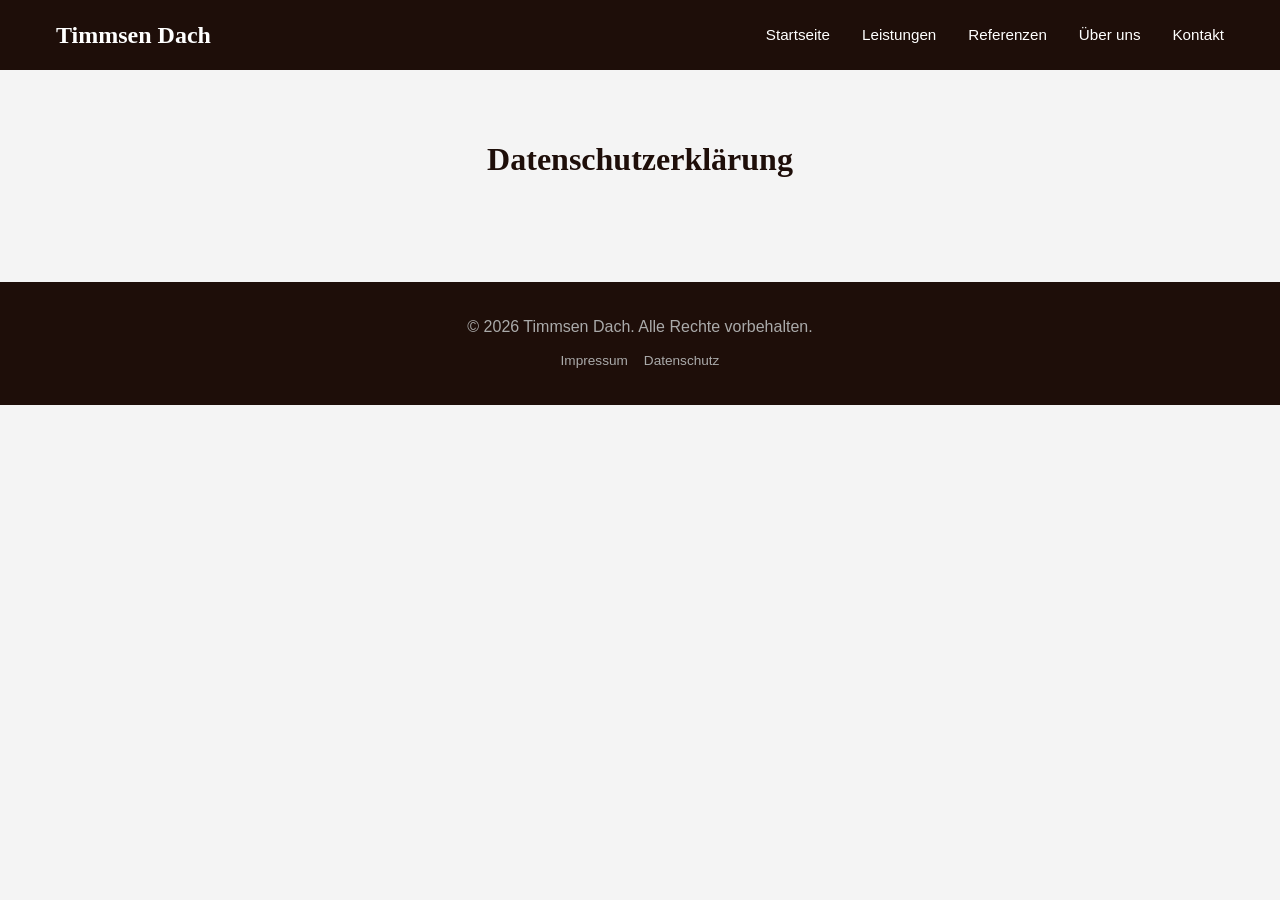
<file: pages/datenschutz.html>
<!DOCTYPE html>
<html lang="de">
<head>
  <meta charset="UTF-8" />
  <meta name="viewport" content="width=device-width, initial-scale=1.0" />
  <title>Datenschutz | Timmsen Dach</title>
  <link rel="stylesheet" href="../assets/css/main.css" />
</head>
<body>
  <header class="site-header">
    <nav class="navbar">
      <div class="logo"><a href="../index.html">Timmsen Dach</a></div>
      <ul class="nav-links">
        <li><a href="../index.html">Startseite</a></li>
        <li><a href="leistungen.html">Leistungen</a></li>
        <li><a href="referenzen.html">Referenzen</a></li>
        <li><a href="ueber-uns.html">Über uns</a></li>
        <li><a href="kontakt.html">Kontakt</a></li>
      </ul>
    </nav>
  </header>

  <main>
    <section class="section">
      <div class="container">
        <h2>Datenschutzerklärung</h2>
        <p><!-- Datenschutztext hier eintragen --></p>
      </div>
    </section>
  </main>

  <footer class="site-footer">
    <div class="container">
      <p>&copy; 2026 Timmsen Dach. Alle Rechte vorbehalten.</p>
      <ul class="footer-links">
        <li><a href="impressum.html">Impressum</a></li>
        <li><a href="datenschutz.html">Datenschutz</a></li>
      </ul>
    </div>
  </footer>
  <script src="../assets/js/main.js"></script>
</body>
</html>
</file>
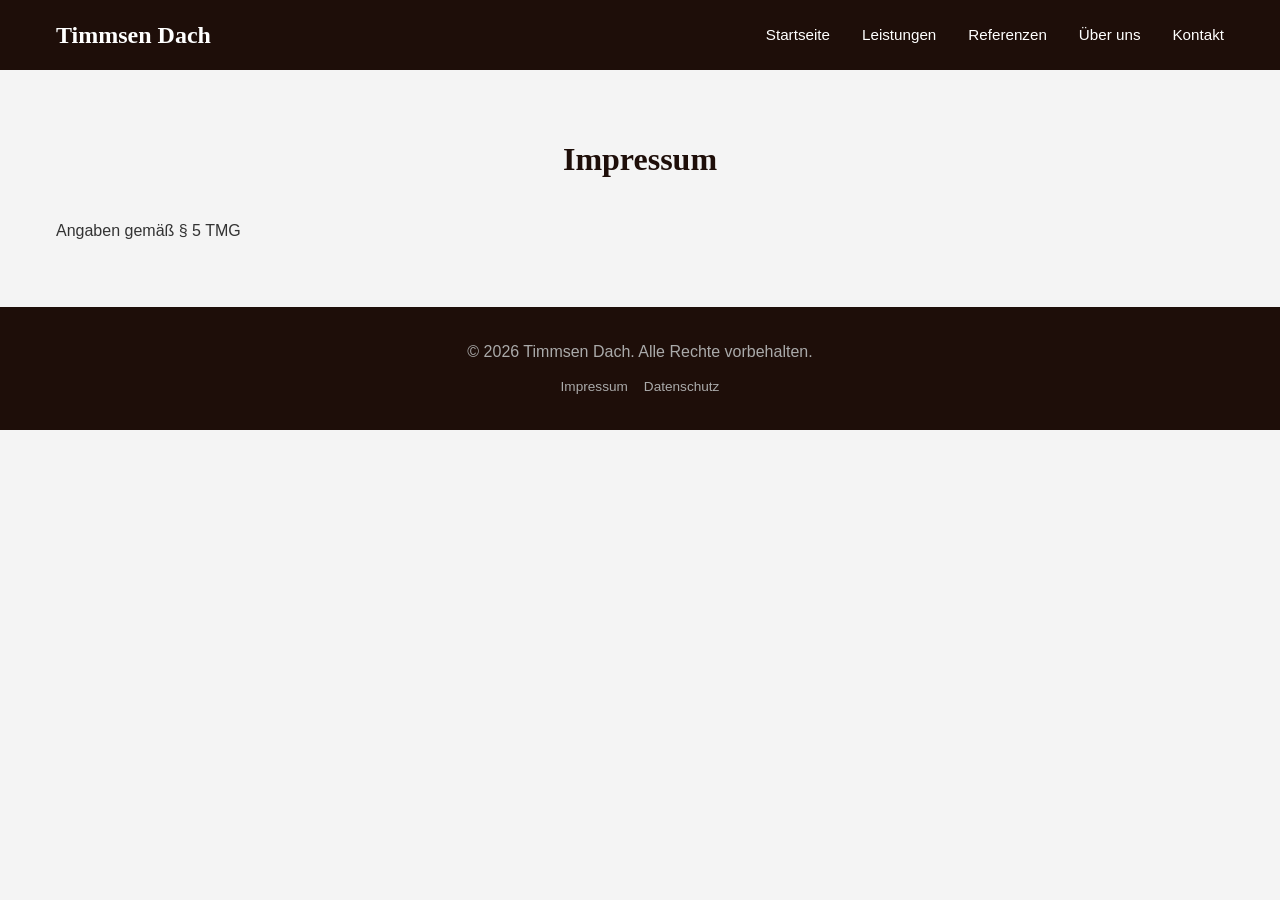
<file: pages/impressum.html>
<!DOCTYPE html>
<html lang="de">
<head>
  <meta charset="UTF-8" />
  <meta name="viewport" content="width=device-width, initial-scale=1.0" />
  <title>Impressum | Timmsen Dach</title>
  <link rel="stylesheet" href="../assets/css/main.css" />
</head>
<body>
  <header class="site-header">
    <nav class="navbar">
      <div class="logo"><a href="../index.html">Timmsen Dach</a></div>
      <ul class="nav-links">
        <li><a href="../index.html">Startseite</a></li>
        <li><a href="leistungen.html">Leistungen</a></li>
        <li><a href="referenzen.html">Referenzen</a></li>
        <li><a href="ueber-uns.html">Über uns</a></li>
        <li><a href="kontakt.html">Kontakt</a></li>
      </ul>
    </nav>
  </header>

  <main>
    <section class="section">
      <div class="container">
        <h2>Impressum</h2>
        <p>Angaben gemäß § 5 TMG</p>
        <p><!-- Firmenname, Adresse, Kontakt hier eintragen --></p>
      </div>
    </section>
  </main>

  <footer class="site-footer">
    <div class="container">
      <p>&copy; 2026 Timmsen Dach. Alle Rechte vorbehalten.</p>
      <ul class="footer-links">
        <li><a href="impressum.html">Impressum</a></li>
        <li><a href="datenschutz.html">Datenschutz</a></li>
      </ul>
    </div>
  </footer>
  <script src="../assets/js/main.js"></script>
</body>
</html>
</file>
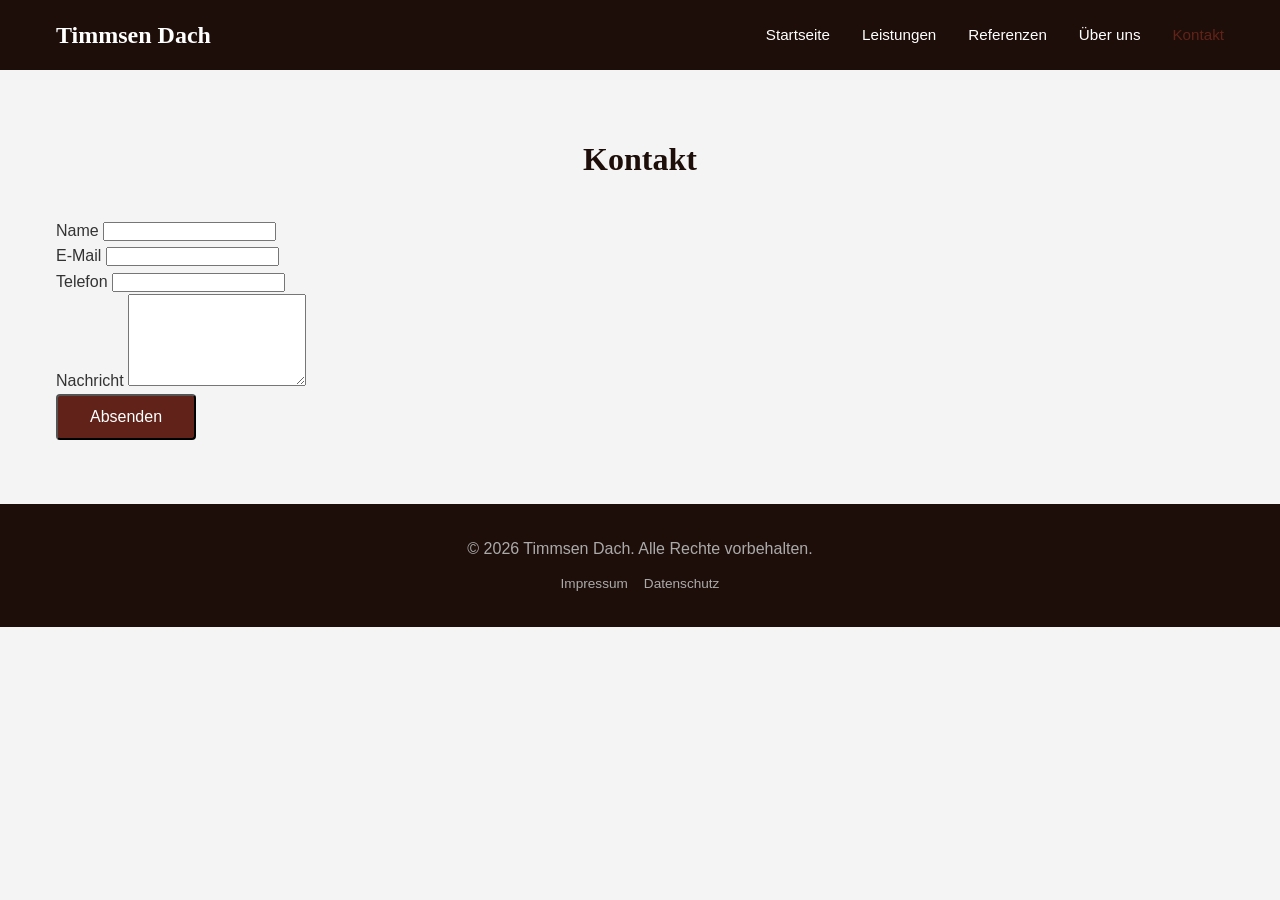
<file: pages/kontakt.html>
<!DOCTYPE html>
<html lang="de">
<head>
  <meta charset="UTF-8" />
  <meta name="viewport" content="width=device-width, initial-scale=1.0" />
  <title>Kontakt | Timmsen Dach</title>
  <link rel="stylesheet" href="../assets/css/main.css" />
</head>
<body>
  <header class="site-header">
    <nav class="navbar">
      <div class="logo"><a href="../index.html">Timmsen Dach</a></div>
      <ul class="nav-links">
        <li><a href="../index.html">Startseite</a></li>
        <li><a href="leistungen.html">Leistungen</a></li>
        <li><a href="referenzen.html">Referenzen</a></li>
        <li><a href="ueber-uns.html">Über uns</a></li>
        <li><a href="kontakt.html">Kontakt</a></li>
      </ul>
    </nav>
  </header>

  <main>
    <section class="section">
      <div class="container">
        <h2>Kontakt</h2>
        <form class="contact-form" action="#" method="post">
          <div class="form-group">
            <label for="name">Name</label>
            <input type="text" id="name" name="name" required />
          </div>
          <div class="form-group">
            <label for="email">E-Mail</label>
            <input type="email" id="email" name="email" required />
          </div>
          <div class="form-group">
            <label for="telefon">Telefon</label>
            <input type="tel" id="telefon" name="telefon" />
          </div>
          <div class="form-group">
            <label for="nachricht">Nachricht</label>
            <textarea id="nachricht" name="nachricht" rows="6" required></textarea>
          </div>
          <button type="submit" class="btn btn-primary">Absenden</button>
        </form>
      </div>
    </section>
  </main>

  <footer class="site-footer">
    <div class="container">
      <p>&copy; 2026 Timmsen Dach. Alle Rechte vorbehalten.</p>
      <ul class="footer-links">
        <li><a href="impressum.html">Impressum</a></li>
        <li><a href="datenschutz.html">Datenschutz</a></li>
      </ul>
    </div>
  </footer>
  <script src="../assets/js/main.js"></script>
</body>
</html>
</file>
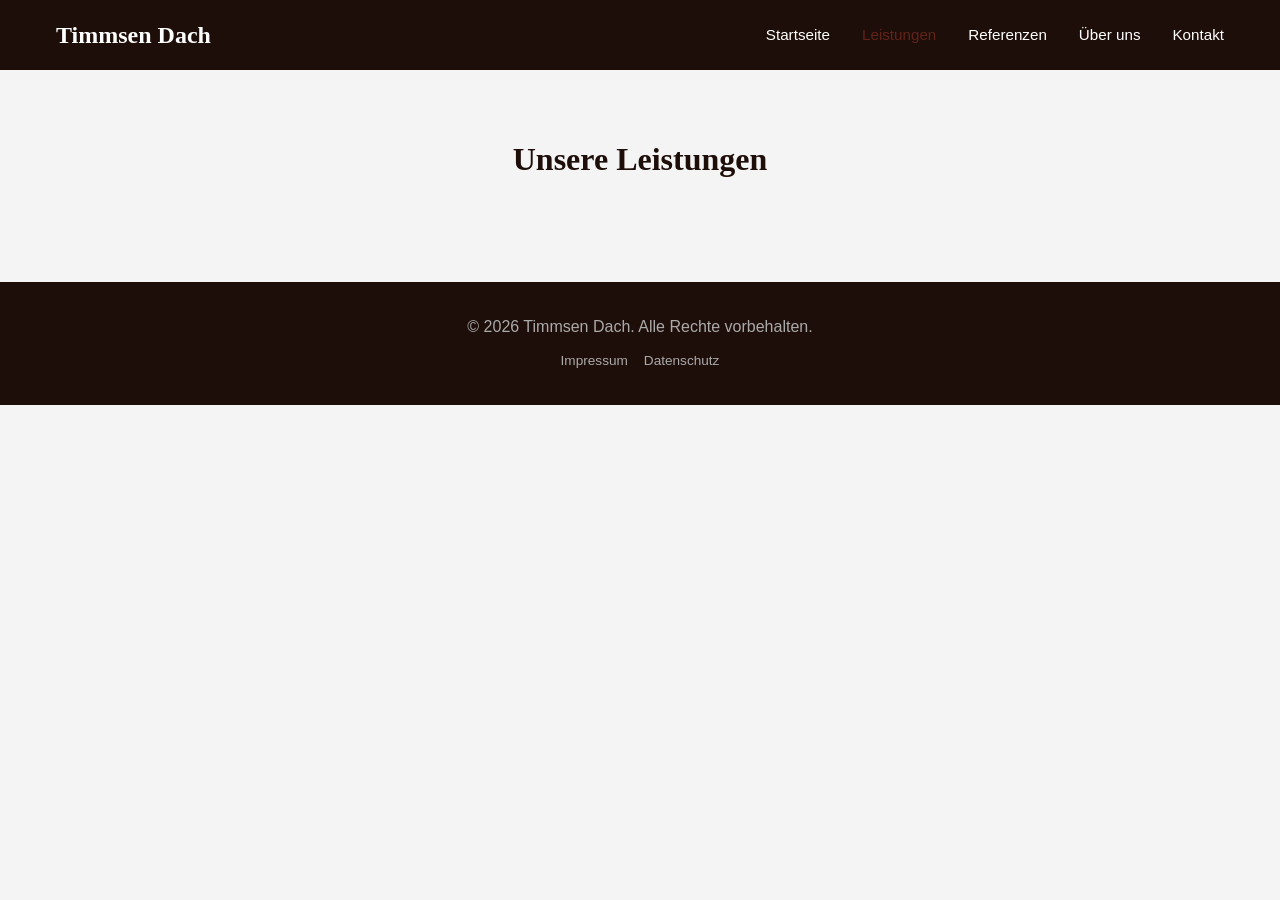
<file: pages/leistungen.html>
<!DOCTYPE html>
<html lang="de">
<head>
  <meta charset="UTF-8" />
  <meta name="viewport" content="width=device-width, initial-scale=1.0" />
  <title>Leistungen | Timmsen Dach</title>
  <link rel="stylesheet" href="../assets/css/main.css" />
</head>
<body>
  <header class="site-header">
    <nav class="navbar">
      <div class="logo"><a href="../index.html">Timmsen Dach</a></div>
      <ul class="nav-links">
        <li><a href="../index.html">Startseite</a></li>
        <li><a href="leistungen.html">Leistungen</a></li>
        <li><a href="referenzen.html">Referenzen</a></li>
        <li><a href="ueber-uns.html">Über uns</a></li>
        <li><a href="kontakt.html">Kontakt</a></li>
      </ul>
    </nav>
  </header>

  <main>
    <section class="section">
      <div class="container">
        <h2>Unsere Leistungen</h2>
        <!-- Inhalte folgen -->
      </div>
    </section>
  </main>

  <footer class="site-footer">
    <div class="container">
      <p>&copy; 2026 Timmsen Dach. Alle Rechte vorbehalten.</p>
      <ul class="footer-links">
        <li><a href="impressum.html">Impressum</a></li>
        <li><a href="datenschutz.html">Datenschutz</a></li>
      </ul>
    </div>
  </footer>
  <script src="../assets/js/main.js"></script>
</body>
</html>
</file>
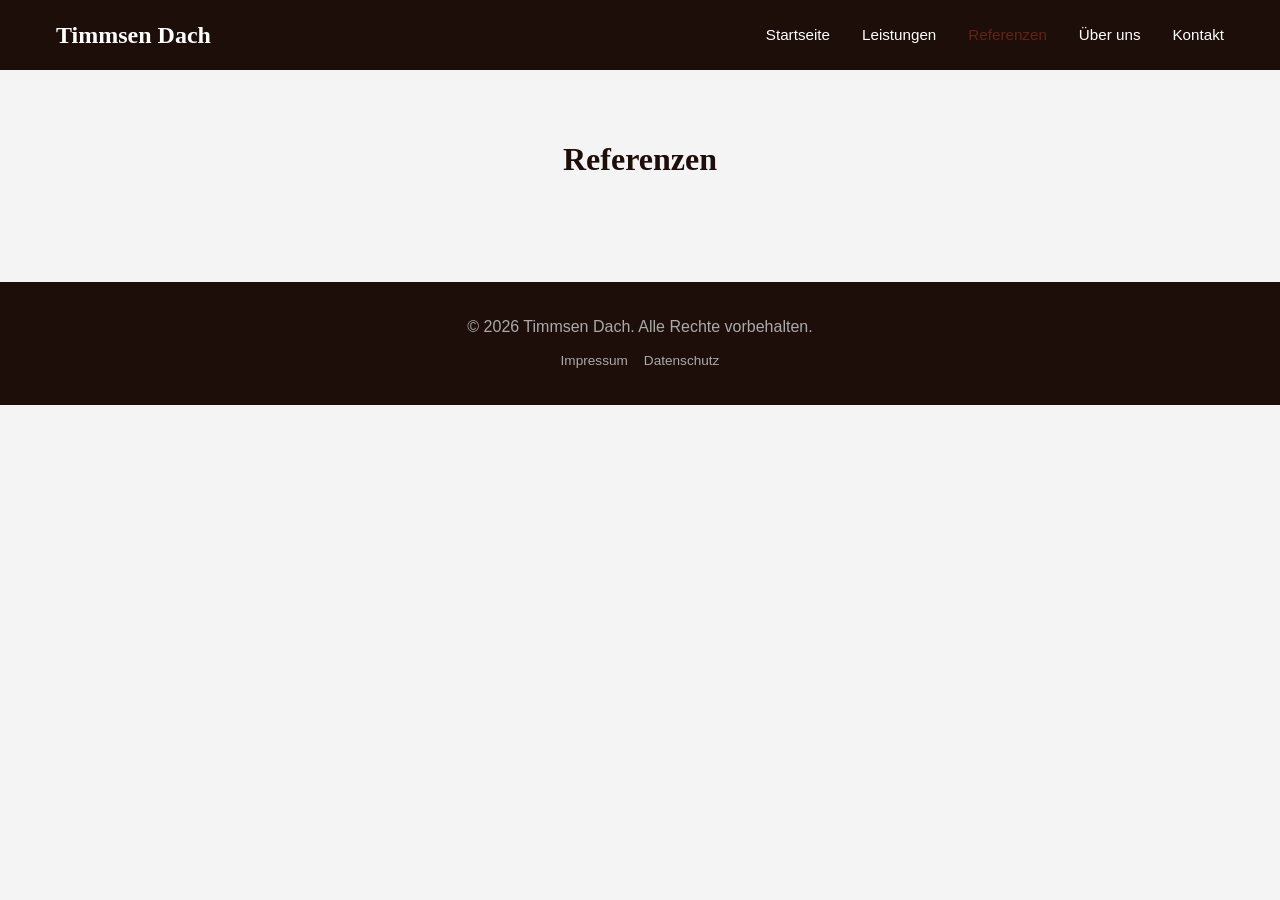
<file: pages/referenzen.html>
<!DOCTYPE html>
<html lang="de">
<head>
  <meta charset="UTF-8" />
  <meta name="viewport" content="width=device-width, initial-scale=1.0" />
  <title>Referenzen | Timmsen Dach</title>
  <link rel="stylesheet" href="../assets/css/main.css" />
</head>
<body>
  <header class="site-header">
    <nav class="navbar">
      <div class="logo"><a href="../index.html">Timmsen Dach</a></div>
      <ul class="nav-links">
        <li><a href="../index.html">Startseite</a></li>
        <li><a href="leistungen.html">Leistungen</a></li>
        <li><a href="referenzen.html">Referenzen</a></li>
        <li><a href="ueber-uns.html">Über uns</a></li>
        <li><a href="kontakt.html">Kontakt</a></li>
      </ul>
    </nav>
  </header>

  <main>
    <section class="section">
      <div class="container">
        <h2>Referenzen</h2>
        <!-- Galerie / Projekte folgen -->
      </div>
    </section>
  </main>

  <footer class="site-footer">
    <div class="container">
      <p>&copy; 2026 Timmsen Dach. Alle Rechte vorbehalten.</p>
      <ul class="footer-links">
        <li><a href="impressum.html">Impressum</a></li>
        <li><a href="datenschutz.html">Datenschutz</a></li>
      </ul>
    </div>
  </footer>
  <script src="../assets/js/main.js"></script>
</body>
</html>
</file>
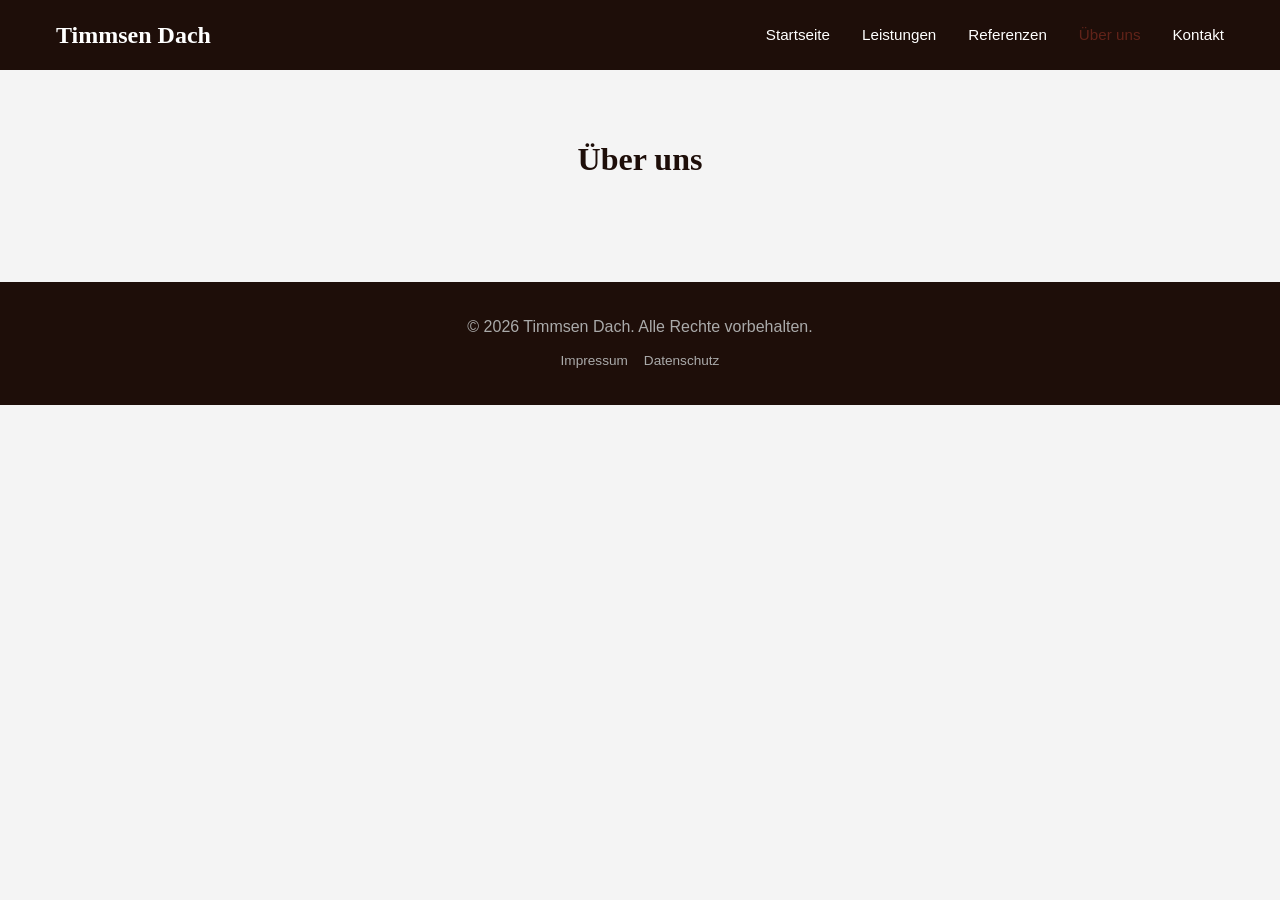
<file: pages/ueber-uns.html>
<!DOCTYPE html>
<html lang="de">
<head>
  <meta charset="UTF-8" />
  <meta name="viewport" content="width=device-width, initial-scale=1.0" />
  <title>Über uns | Timmsen Dach</title>
  <link rel="stylesheet" href="../assets/css/main.css" />
</head>
<body>
  <header class="site-header">
    <nav class="navbar">
      <div class="logo"><a href="../index.html">Timmsen Dach</a></div>
      <ul class="nav-links">
        <li><a href="../index.html">Startseite</a></li>
        <li><a href="leistungen.html">Leistungen</a></li>
        <li><a href="referenzen.html">Referenzen</a></li>
        <li><a href="ueber-uns.html">Über uns</a></li>
        <li><a href="kontakt.html">Kontakt</a></li>
      </ul>
    </nav>
  </header>

  <main>
    <section class="section">
      <div class="container">
        <h2>Über uns</h2>
        <!-- Firmengeschichte / Team folgen -->
      </div>
    </section>
  </main>

  <footer class="site-footer">
    <div class="container">
      <p>&copy; 2026 Timmsen Dach. Alle Rechte vorbehalten.</p>
      <ul class="footer-links">
        <li><a href="impressum.html">Impressum</a></li>
        <li><a href="datenschutz.html">Datenschutz</a></li>
      </ul>
    </div>
  </footer>
  <script src="../assets/js/main.js"></script>
</body>
</html>
</file>
<file: assets/css/main.css>
/* ============================================
   Timmsen Dach – Main Stylesheet
   ============================================ */

/* --- Reset & Base --- */
*, *::before, *::after {
  box-sizing: border-box;
  margin: 0;
  padding: 0;
}

:root {
  --color-primary:    #612319;
  --color-secondary:  #1e0e09;
  --color-accent:     #612319;
  --color-bg:         #f4f4f4;
  --color-white:      #ffffff;
  --color-text:       #333333;
  --color-text-light: #666666;

  --font-heading: 'Georgia', serif;
  --font-body:    'Arial', sans-serif;

  --max-width: 1200px;
  --spacing-sm: 1rem;
  --spacing-md: 2rem;
  --spacing-lg: 4rem;
}

body {
  font-family: var(--font-body);
  color: var(--color-text);
  background-color: var(--color-bg);
  line-height: 1.6;
}

a {
  color: var(--color-primary);
  text-decoration: none;
}

a:hover {
  text-decoration: underline;
}

img {
  max-width: 100%;
  display: block;
}

.container {
  max-width: var(--max-width);
  margin: 0 auto;
  padding: 0 var(--spacing-sm);
}

/* --- Header & Navigation --- */
.site-header {
  background-color: var(--color-secondary);
  padding: var(--spacing-sm) 0;
  position: sticky;
  top: 0;
  z-index: 100;
}

.navbar {
  max-width: var(--max-width);
  margin: 0 auto;
  padding: 0 var(--spacing-sm);
  display: flex;
  align-items: center;
  justify-content: space-between;
}

.logo a {
  color: var(--color-white);
  font-family: var(--font-heading);
  font-size: 1.5rem;
  font-weight: bold;
}

.nav-links {
  list-style: none;
  display: flex;
  gap: var(--spacing-md);
}

.nav-links a {
  color: var(--color-white);
  font-size: 0.95rem;
  transition: color 0.2s;
}

.nav-links a:hover {
  color: var(--color-accent);
  text-decoration: none;
}

/* --- Hero --- */
.hero {
  background-color: var(--color-secondary);
  color: var(--color-white);
  padding: var(--spacing-lg) var(--spacing-sm);
  text-align: center;
  min-height: 420px;
  display: flex;
  align-items: center;
  justify-content: center;
}

.hero-content h1 {
  font-family: var(--font-heading);
  font-size: 2.8rem;
  margin-bottom: var(--spacing-sm);
}

.hero-content p {
  font-size: 1.2rem;
  margin-bottom: var(--spacing-md);
  color: #ccc;
}

/* --- Buttons --- */
.btn {
  display: inline-block;
  padding: 0.75rem 2rem;
  border-radius: 4px;
  font-size: 1rem;
  cursor: pointer;
  transition: background-color 0.2s;
}

.btn-primary {
  background-color: var(--color-primary);
  color: var(--color-white);
}

.btn-primary:hover {
  background-color: #4a1a10;
  text-decoration: none;
}

/* --- Sections --- */
.section {
  padding: var(--spacing-lg) 0;
}

.section h2 {
  font-family: var(--font-heading);
  font-size: 2rem;
  margin-bottom: var(--spacing-md);
  text-align: center;
  color: var(--color-secondary);
}

/* --- Card Grid --- */
.card-grid {
  display: grid;
  grid-template-columns: repeat(auto-fit, minmax(240px, 1fr));
  gap: var(--spacing-md);
}

.card {
  background: var(--color-white);
  border-radius: 6px;
  padding: var(--spacing-md);
  box-shadow: 0 2px 8px rgba(0,0,0,0.08);
  transition: transform 0.2s;
}

.card:hover {
  transform: translateY(-4px);
}

.card h3 {
  font-family: var(--font-heading);
  color: var(--color-primary);
  margin-bottom: 0.5rem;
}

/* --- Footer --- */
.site-footer {
  background-color: var(--color-secondary);
  color: #aaa;
  padding: var(--spacing-md) 0;
  text-align: center;
}

.site-footer .container {
  display: flex;
  flex-direction: column;
  align-items: center;
  gap: 0.5rem;
}

.footer-links {
  list-style: none;
  display: flex;
  gap: var(--spacing-sm);
}

.footer-links a {
  color: #aaa;
  font-size: 0.85rem;
}

.footer-links a:hover {
  color: var(--color-white);
}

/* --- Responsive --- */
@media (max-width: 768px) {
  .nav-links {
    gap: 1rem;
  }

  .hero-content h1 {
    font-size: 2rem;
  }
}

@media (max-width: 480px) {
  .navbar {
    flex-direction: column;
    gap: 0.75rem;
  }

  .nav-links {
    flex-wrap: wrap;
    justify-content: center;
  }
}
</file>
